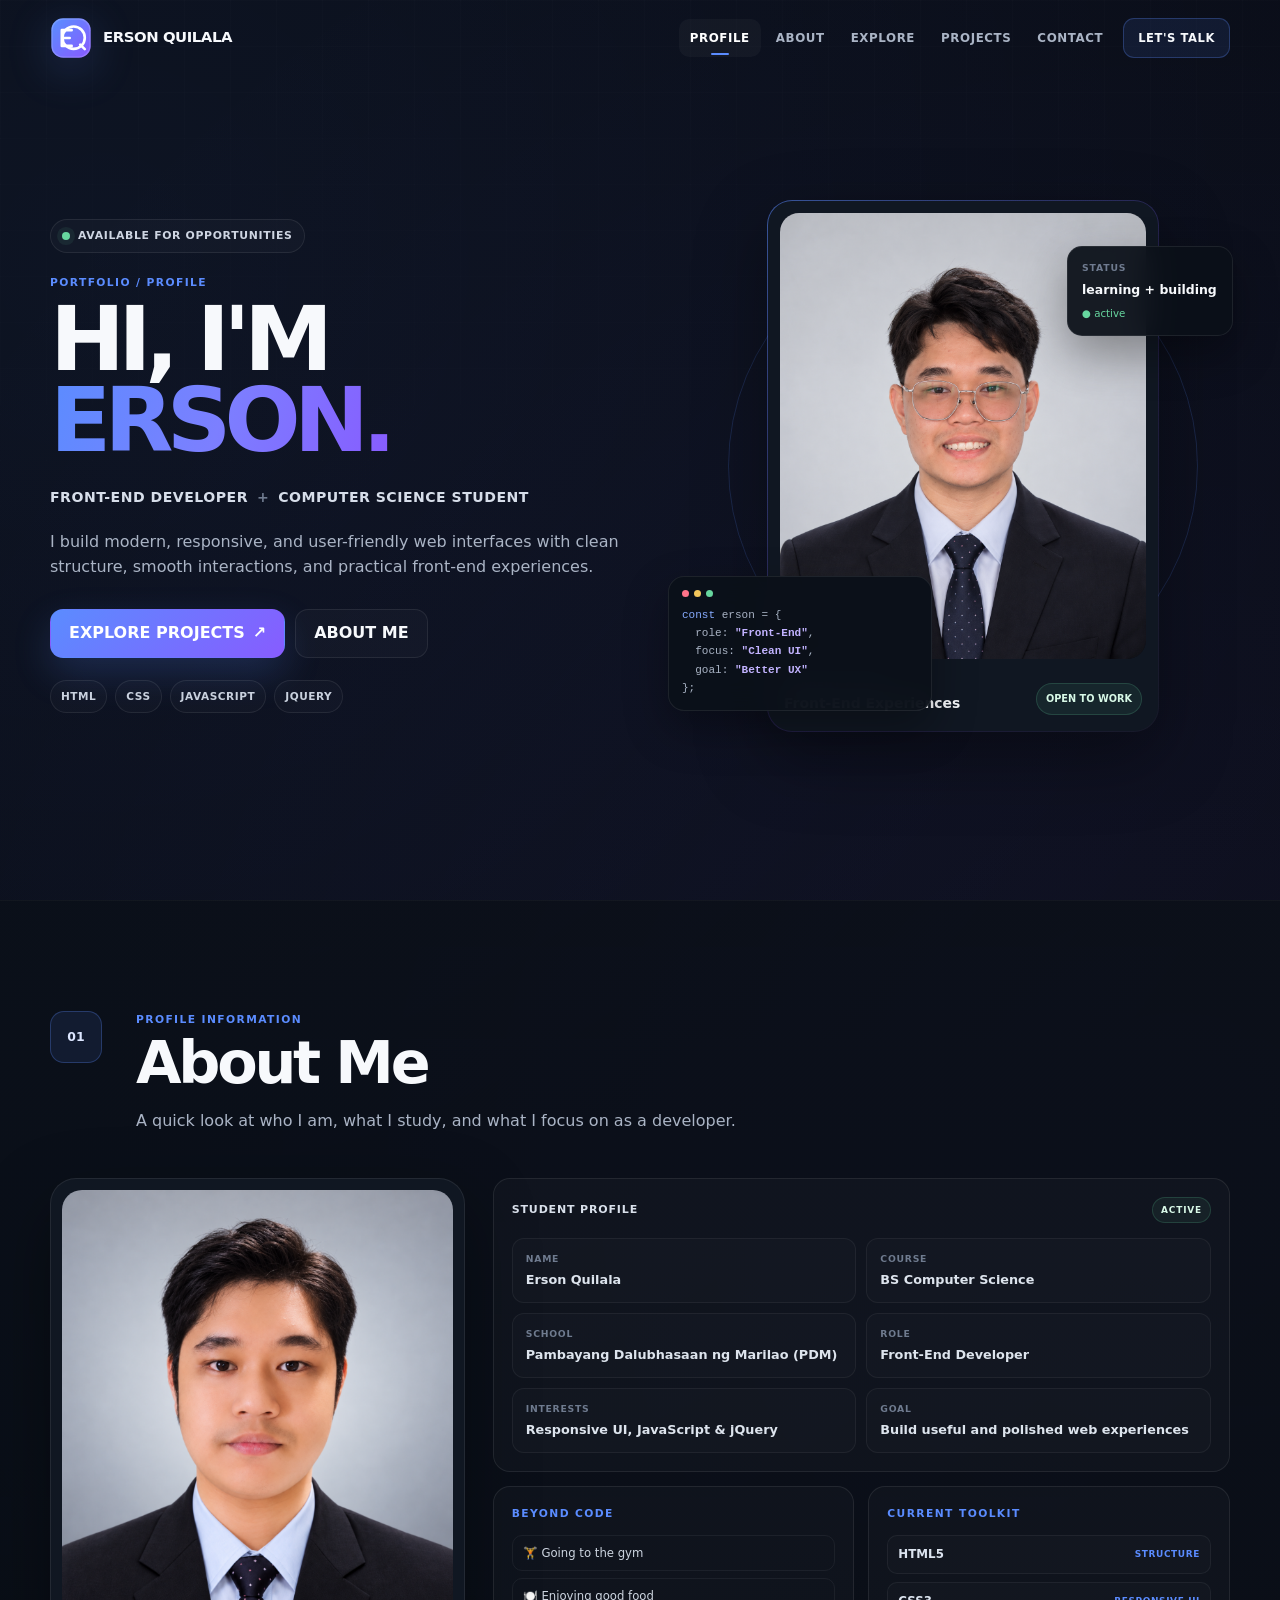
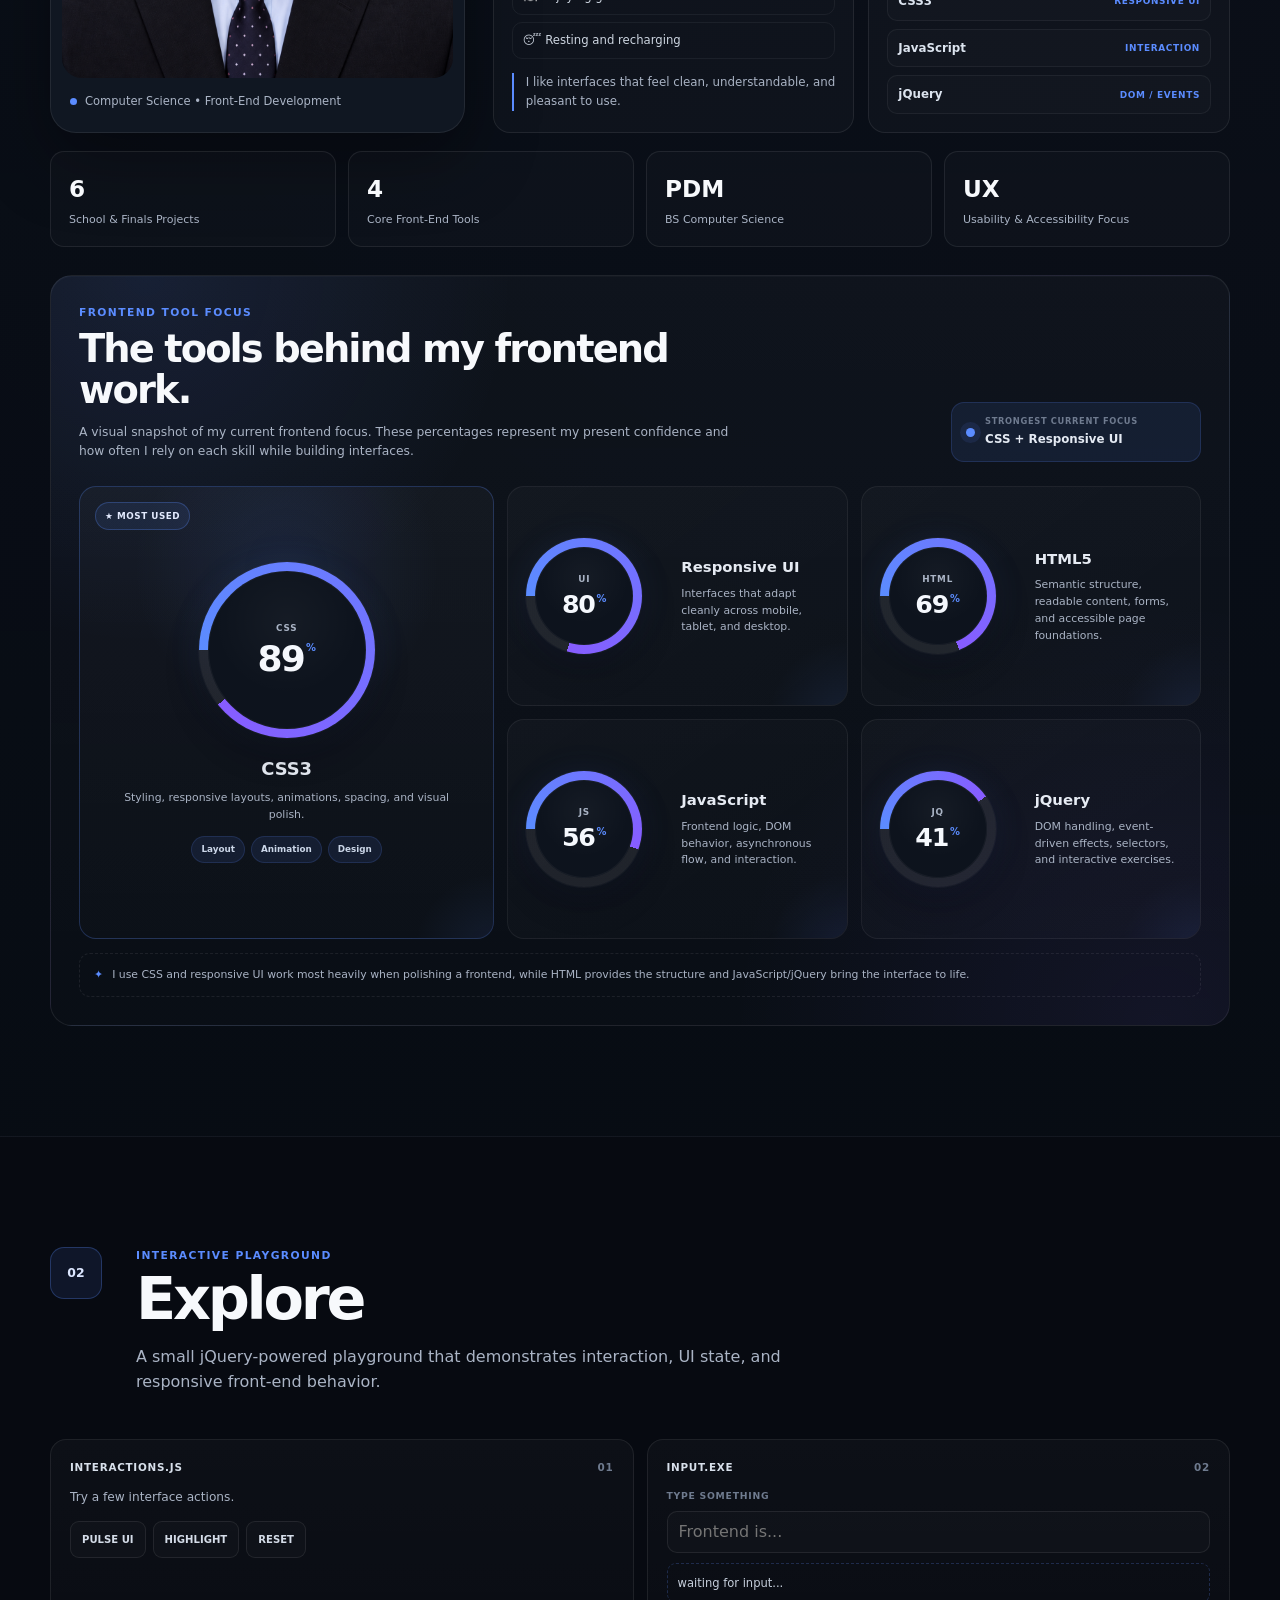
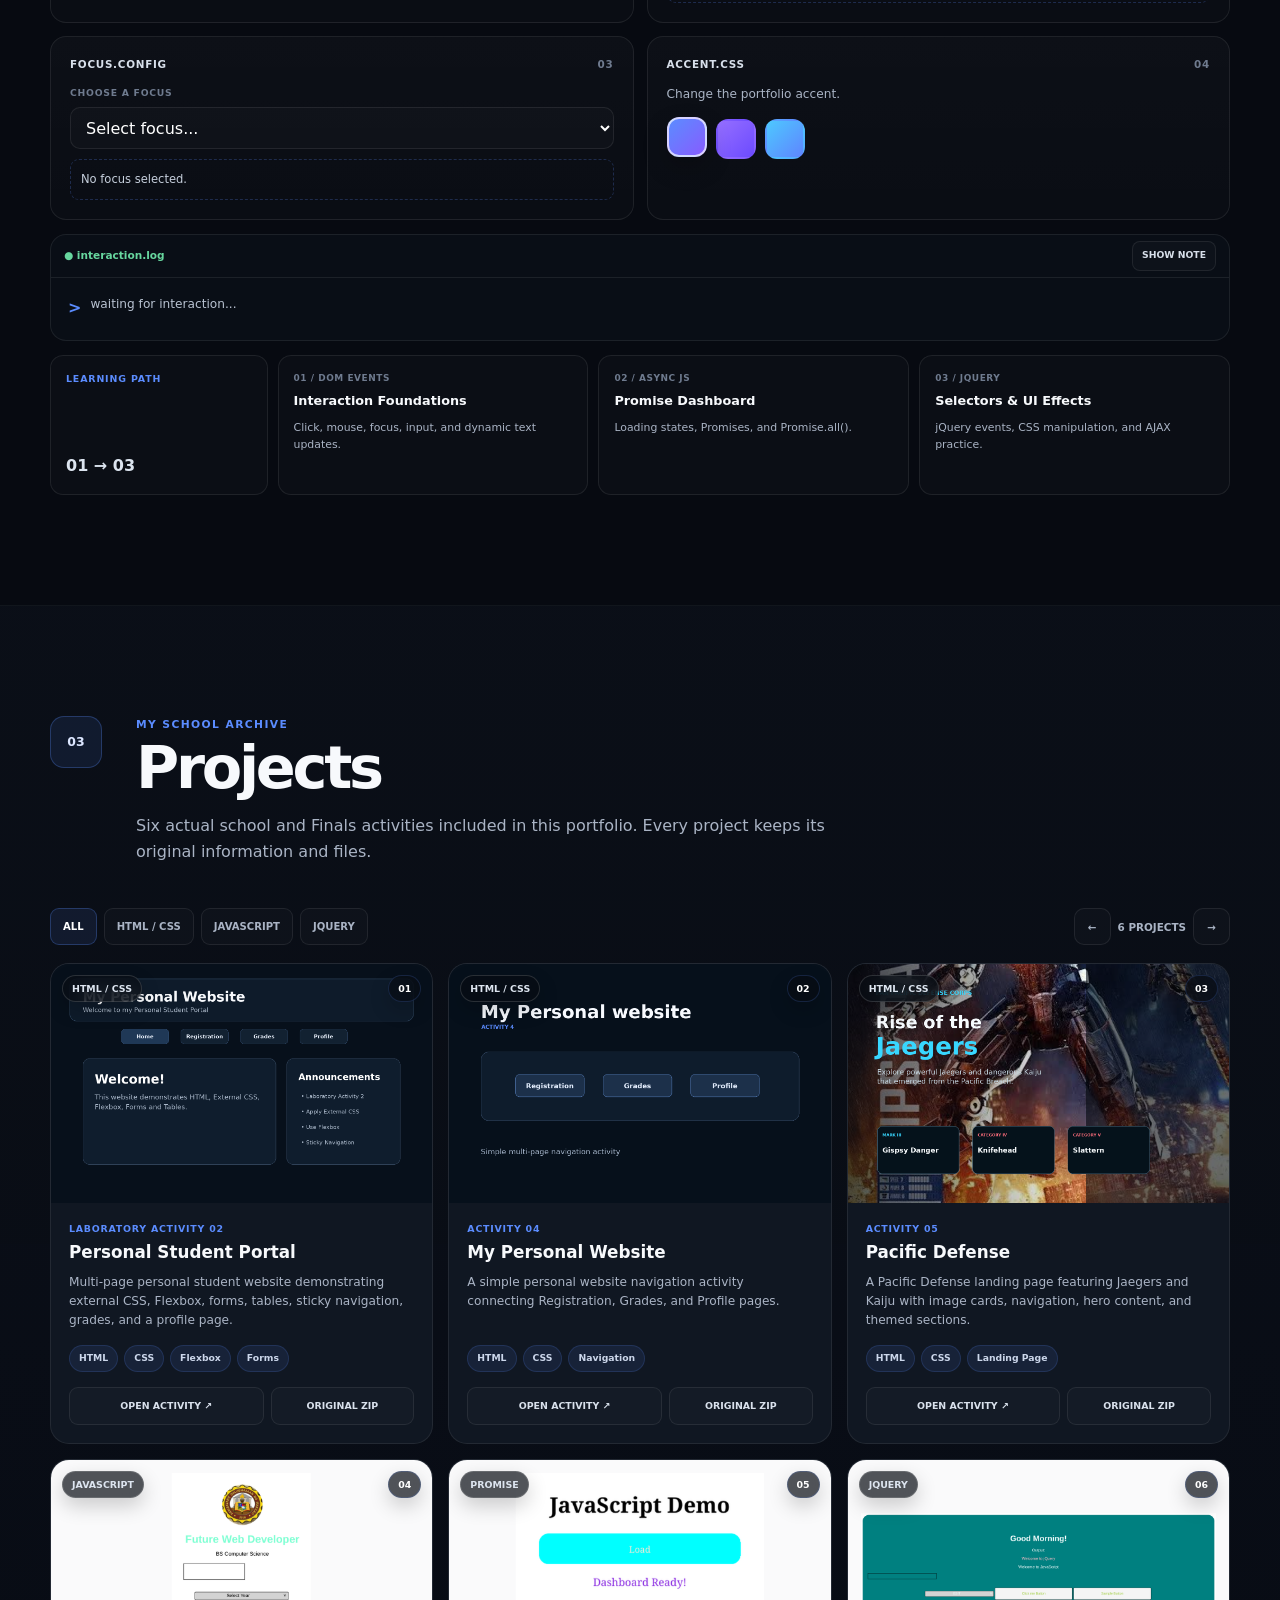
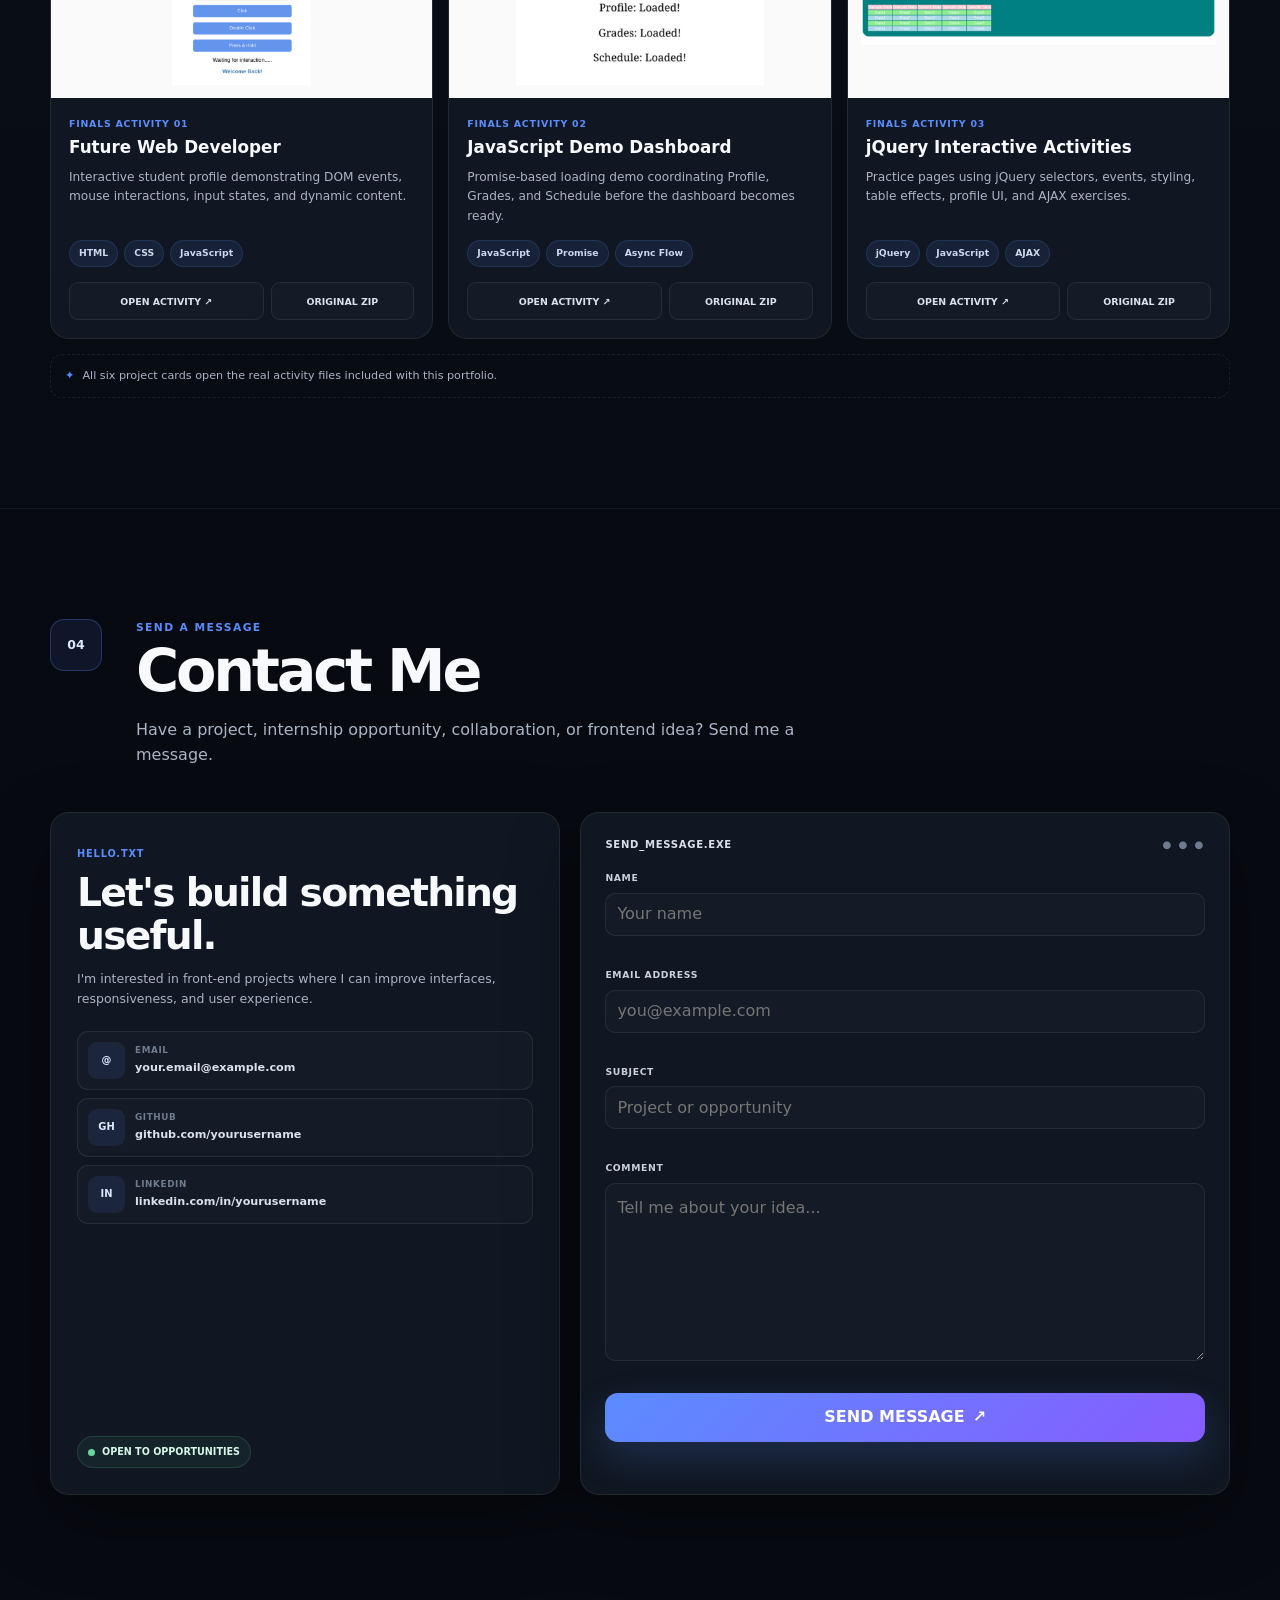
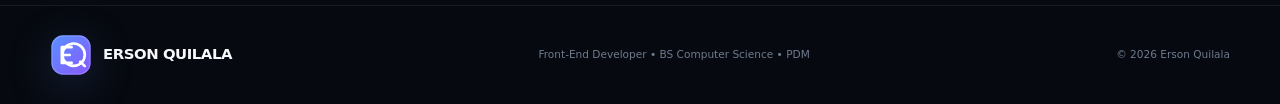
<file: PERSONAL PORTFOLIO/erson_quilala_portfolio_premium_skill_rings/index.html>
<!DOCTYPE html>
<html lang="en">
<head>
  <meta charset="UTF-8">
  <meta name="viewport" content="width=device-width, initial-scale=1.0">

  <meta
    name="description"
    content="Erson Quilala — Front-End Developer and BS Computer Science student at Pambayang Dalubhasaan ng Marilao."
  >
  <meta name="theme-color" content="#070A11">

  <title>Erson Quilala | Front-End Developer</title>

  <link
    rel="icon"
    type="image/svg+xml"
    href="images/brand/erson-quilala-logo.svg"
  >

  <link rel="stylesheet" href="css/style.css">
</head>

<body>

  <div class="scroll-progress" id="scrollProgress"></div>
  <div class="cursor-glow" id="cursorGlow" aria-hidden="true"></div>

  <a class="skip-link" href="#profile">Skip to content</a>


  <!-- =========================================================
       NAVIGATION
       Structure inspired by the supplied reference portfolio,
       while retaining Erson's existing visual identity.
  ========================================================== -->
  <header class="site-header" id="siteHeader">

    <nav class="navbar shell" aria-label="Primary navigation">

      <a class="brand" href="#profile" aria-label="Erson Quilala home">
        <img
          class="brand-mark"
          src="images/brand/erson-quilala-logo.svg"
          alt=""
        >
        <span>ERSON QUILALA</span>
      </a>

      <button
        class="menu-toggle"
        id="menuToggle"
        type="button"
        aria-label="Open navigation"
        aria-expanded="false"
      >
        <span></span>
        <span></span>
        <span></span>
      </button>

      <div class="nav-menu" id="navMenu">
        <a class="nav-link active" href="#profile">PROFILE</a>
        <a class="nav-link" href="#about">ABOUT</a>
        <a class="nav-link" href="#explore">EXPLORE</a>
        <a class="nav-link" href="#projects">PROJECTS</a>
        <a class="nav-link" href="#contact">CONTACT</a>

        <a class="nav-button" href="#contact">
          LET'S TALK
        </a>
      </div>

    </nav>

  </header>


  <main>


    <!-- =========================================================
         PROFILE / HERO
    ========================================================== -->
    <section class="section hero" id="profile">

      <div class="grid-background" aria-hidden="true"></div>

      <div class="shell hero-layout">


        <div class="hero-copy reveal">

          <div class="hero-status">
            <span class="status-dot"></span>
            AVAILABLE FOR OPPORTUNITIES
          </div>

          <p class="section-kicker">
            PORTFOLIO / PROFILE
          </p>

          <h1>
            <span>HI, I'M</span>
            <strong>ERSON.</strong>
          </h1>

          <div class="role-line">
            <span id="changingRole">FRONT-END DEVELOPER</span>
            <em>+</em>
            <span>COMPUTER SCIENCE STUDENT</span>
          </div>

          <p class="hero-description">
            I build modern, responsive, and user-friendly web interfaces
            with clean structure, smooth interactions, and practical
            front-end experiences.
          </p>

          <div class="hero-actions">
            <a class="button button-primary" href="#projects">
              EXPLORE PROJECTS
              <span>↗</span>
            </a>

            <a class="button button-ghost" href="#about">
              ABOUT ME
            </a>
          </div>

          <div class="hero-tech">
            <span>HTML</span>
            <span>CSS</span>
            <span>JAVASCRIPT</span>
            <span>JQUERY</span>
          </div>

        </div>


        <div class="hero-visual reveal" id="heroVisual">

          <div class="orbit orbit-large"></div>
          <div class="orbit orbit-small"></div>

          <article class="portrait-card hero-layer">

            <div class="portrait-frame">
              <img
                src="images/profile/erson-hero.png"
                alt="Professional portrait of Erson Quilala"
              >
            </div>

            <div class="portrait-footer">
              <div>
                <small>CURRENT FOCUS</small>
                <strong>Front-End Experiences</strong>
              </div>

              <span class="work-pill">
                OPEN TO WORK
              </span>
            </div>

          </article>


          <article class="floating-card floating-code hero-layer">

            <div class="window-dots">
              <span></span>
              <span></span>
              <span></span>
            </div>

<pre><code><span>const</span> erson = {
  role: <b>"Front-End"</b>,
  focus: <b>"Clean UI"</b>,
  goal: <b>"Better UX"</b>
};</code></pre>

          </article>


          <article class="floating-card floating-note hero-layer">
            <small>STATUS</small>
            <strong>learning + building</strong>
            <span>● active</span>
          </article>

        </div>


      </div>

    </section>



    <!-- =========================================================
         ABOUT — reference structure: profile info + personal card
    ========================================================== -->
    <section class="section section-panel" id="about">

      <div class="shell">

        <div class="section-heading reveal">
          <div class="section-number">01</div>

          <div>
            <p class="section-kicker">PROFILE INFORMATION</p>
            <h2>About Me</h2>
            <p>
              A quick look at who I am, what I study,
              and what I focus on as a developer.
            </p>
          </div>
        </div>


        <div class="about-grid">


          <article class="about-photo-card reveal">

            <div class="about-photo">
              <img
                src="images/profile/erson-about.png"
                alt="Formal portrait of Erson Quilala"
              >
            </div>

            <div class="photo-caption">
              <span></span>
              Computer Science • Front-End Development
            </div>

          </article>


          <div class="about-content">


            <article class="profile-window reveal">

              <div class="window-heading">
                <span>STUDENT PROFILE</span>
                <span class="window-chip">ACTIVE</span>
              </div>

              <div class="profile-table">

                <div>
                  <small>NAME</small>
                  <strong>Erson Quilala</strong>
                </div>

                <div>
                  <small>COURSE</small>
                  <strong>BS Computer Science</strong>
                </div>

                <div>
                  <small>SCHOOL</small>
                  <strong>Pambayang Dalubhasaan ng Marilao (PDM)</strong>
                </div>

                <div>
                  <small>ROLE</small>
                  <strong>Front-End Developer</strong>
                </div>

                <div>
                  <small>INTERESTS</small>
                  <strong>Responsive UI, JavaScript & jQuery</strong>
                </div>

                <div>
                  <small>GOAL</small>
                  <strong>Build useful and polished web experiences</strong>
                </div>

              </div>

            </article>


            <div class="about-lower">


              <article class="personal-card reveal">

                <p class="mini-label">BEYOND CODE</p>

                <div class="personal-list">
                  <span>🏋️ Going to the gym</span>
                  <span>🍽️ Enjoying good food</span>
                  <span>😴 Resting and recharging</span>
                </div>

                <blockquote>
                  I like interfaces that feel clean,
                  understandable, and pleasant to use.
                </blockquote>

              </article>


              <article class="toolkit-card reveal">

                <p class="mini-label">CURRENT TOOLKIT</p>

                <div class="toolkit-list">

                  <div>
                    <span>HTML5</span>
                    <strong>STRUCTURE</strong>
                  </div>

                  <div>
                    <span>CSS3</span>
                    <strong>RESPONSIVE UI</strong>
                  </div>

                  <div>
                    <span>JavaScript</span>
                    <strong>INTERACTION</strong>
                  </div>

                  <div>
                    <span>jQuery</span>
                    <strong>DOM / EVENTS</strong>
                  </div>

                </div>

              </article>


            </div>


          </div>


        </div>


        <div class="about-stats reveal">

          <article>
            <strong>6</strong>
            <span>School & Finals Projects</span>
          </article>

          <article>
            <strong>4</strong>
            <span>Core Front-End Tools</span>
          </article>

          <article>
            <strong>PDM</strong>
            <span>BS Computer Science</span>
          </article>

          <article>
            <strong>UX</strong>
            <span>Usability & Accessibility Focus</span>
          </article>

        </div>


        <!-- =====================================================
             FRONTEND TOOL FOCUS
             Animated circular indicators powered by jQuery.
             Percentages are current self-assessed frontend focus.
        ====================================================== -->
        <section class="tool-focus reveal" id="toolFocus">

          <div class="tool-focus-heading">

            <div>
              <p class="mini-label">
                FRONTEND TOOL FOCUS
              </p>

              <h3>
                The tools behind my frontend work.
              </h3>

              <p>
                A visual snapshot of my current frontend focus.
                These percentages represent my present confidence
                and how often I rely on each skill while building interfaces.
              </p>
            </div>

            <div class="focus-summary">
              <span class="summary-dot"></span>

              <div>
                <small>STRONGEST CURRENT FOCUS</small>
                <strong>CSS + Responsive UI</strong>
              </div>
            </div>

          </div>


          <div class="skill-rings-grid">


            <article
              class="skill-ring-card skill-ring-featured"
              data-percent="95"
            >

              <div class="most-used-badge">
                ★ MOST USED
              </div>

              <div
                class="skill-ring skill-ring-large"
                role="progressbar"
                aria-label="CSS3 frontend focus"
                aria-valuemin="0"
                aria-valuemax="100"
                aria-valuenow="95"
              >

                <div class="skill-ring-inner">
                  <span class="skill-code">CSS</span>

                  <div>
                    <strong class="skill-counter">0</strong>
                    <small>%</small>
                  </div>
                </div>

              </div>

              <div class="skill-ring-copy">
                <h4>CSS3</h4>

                <p>
                  Styling, responsive layouts, animations,
                  spacing, and visual polish.
                </p>

                <div class="skill-mini-tags">
                  <span>Layout</span>
                  <span>Animation</span>
                  <span>Design</span>
                </div>
              </div>

            </article>


            <article
              class="skill-ring-card"
              data-percent="92"
            >

              <div
                class="skill-ring"
                role="progressbar"
                aria-label="Responsive UI frontend focus"
                aria-valuemin="0"
                aria-valuemax="100"
                aria-valuenow="92"
              >

                <div class="skill-ring-inner">
                  <span class="skill-code">UI</span>

                  <div>
                    <strong class="skill-counter">0</strong>
                    <small>%</small>
                  </div>
                </div>

              </div>

              <div class="skill-ring-copy">
                <h4>Responsive UI</h4>

                <p>
                  Interfaces that adapt cleanly across
                  mobile, tablet, and desktop.
                </p>
              </div>

            </article>


            <article
              class="skill-ring-card"
              data-percent="90"
            >

              <div
                class="skill-ring"
                role="progressbar"
                aria-label="HTML5 frontend focus"
                aria-valuemin="0"
                aria-valuemax="100"
                aria-valuenow="90"
              >

                <div class="skill-ring-inner">
                  <span class="skill-code">HTML</span>

                  <div>
                    <strong class="skill-counter">0</strong>
                    <small>%</small>
                  </div>
                </div>

              </div>

              <div class="skill-ring-copy">
                <h4>HTML5</h4>

                <p>
                  Semantic structure, readable content,
                  forms, and accessible page foundations.
                </p>
              </div>

            </article>


            <article
              class="skill-ring-card"
              data-percent="86"
            >

              <div
                class="skill-ring"
                role="progressbar"
                aria-label="JavaScript frontend focus"
                aria-valuemin="0"
                aria-valuemax="100"
                aria-valuenow="86"
              >

                <div class="skill-ring-inner">
                  <span class="skill-code">JS</span>

                  <div>
                    <strong class="skill-counter">0</strong>
                    <small>%</small>
                  </div>
                </div>

              </div>

              <div class="skill-ring-copy">
                <h4>JavaScript</h4>

                <p>
                  Frontend logic, DOM behavior,
                  asynchronous flow, and interaction.
                </p>
              </div>

            </article>


            <article
              class="skill-ring-card"
              data-percent="80"
            >

              <div
                class="skill-ring"
                role="progressbar"
                aria-label="jQuery frontend focus"
                aria-valuemin="0"
                aria-valuemax="100"
                aria-valuenow="80"
              >

                <div class="skill-ring-inner">
                  <span class="skill-code">JQ</span>

                  <div>
                    <strong class="skill-counter">0</strong>
                    <small>%</small>
                  </div>
                </div>

              </div>

              <div class="skill-ring-copy">
                <h4>jQuery</h4>

                <p>
                  DOM handling, event-driven effects,
                  selectors, and interactive exercises.
                </p>
              </div>

            </article>


          </div>


          <div class="tool-focus-note">

            <span>✦</span>

            <p>
              I use CSS and responsive UI work most heavily when polishing
              a frontend, while HTML provides the structure and
              JavaScript/jQuery bring the interface to life.
            </p>

          </div>

        </section>


      </div>

    </section>



    <!-- =========================================================
         EXPLORE / INTERACTIVE PLAYGROUND
         Follows the supplied reference's interactive exhibit idea,
         but uses Erson's professional design and jQuery.
    ========================================================== -->
    <section class="section" id="explore">

      <div class="shell">

        <div class="section-heading reveal">
          <div class="section-number">02</div>

          <div>
            <p class="section-kicker">INTERACTIVE PLAYGROUND</p>
            <h2>Explore</h2>
            <p>
              A small jQuery-powered playground that demonstrates
              interaction, UI state, and responsive front-end behavior.
            </p>
          </div>
        </div>


        <div class="playground-grid">


          <article class="play-panel reveal">

            <div class="panel-heading">
              <span>INTERACTIONS.JS</span>
              <span>01</span>
            </div>

            <p>Try a few interface actions.</p>

            <div class="action-buttons">
              <button class="play-button" type="button" data-action="pulse">
                PULSE UI
              </button>

              <button class="play-button" type="button" data-action="highlight">
                HIGHLIGHT
              </button>

              <button class="play-button" type="button" data-action="reset">
                RESET
              </button>
            </div>

          </article>


          <article class="play-panel reveal">

            <div class="panel-heading">
              <span>INPUT.EXE</span>
              <span>02</span>
            </div>

            <label class="play-field">
              <span>TYPE SOMETHING</span>
              <input
                id="playInput"
                type="text"
                placeholder="Frontend is..."
                maxlength="42"
              >
            </label>

            <div class="live-output" id="liveOutput">
              waiting for input...
            </div>

          </article>


          <article class="play-panel reveal">

            <div class="panel-heading">
              <span>FOCUS.CONFIG</span>
              <span>03</span>
            </div>

            <label class="play-field">
              <span>CHOOSE A FOCUS</span>

              <select id="focusSelect">
                <option value="">Select focus...</option>
                <option value="Responsive Web Design">Responsive Web Design</option>
                <option value="JavaScript Interaction">JavaScript Interaction</option>
                <option value="jQuery DOM Work">jQuery DOM Work</option>
                <option value="UI / UX">UI / UX</option>
              </select>
            </label>

            <div class="focus-result" id="focusResult">
              No focus selected.
            </div>

          </article>


          <article class="play-panel reveal">

            <div class="panel-heading">
              <span>ACCENT.CSS</span>
              <span>04</span>
            </div>

            <p>Change the portfolio accent.</p>

            <div class="accent-options">
              <button
                class="accent-dot active"
                type="button"
                data-accent="blue"
                aria-label="Blue accent"
              ></button>

              <button
                class="accent-dot"
                type="button"
                data-accent="purple"
                aria-label="Purple accent"
              ></button>

              <button
                class="accent-dot"
                type="button"
                data-accent="cyan"
                aria-label="Cyan accent"
              ></button>
            </div>

          </article>


        </div>


        <div class="interaction-console reveal">

          <div class="console-head">
            <span>● interaction.log</span>

            <button
              id="toggleDeveloperNote"
              type="button"
            >
              SHOW NOTE
            </button>
          </div>

          <div class="console-output">
            <span>&gt;</span>
            <p id="interactionLog">
              waiting for interaction...
            </p>
          </div>

          <div class="developer-note" id="developerNote">
            <strong>Frontend principle:</strong>
            keep the interface clear, responsive, and useful
            before adding extra effects.
          </div>

        </div>


        <div class="journey-strip reveal">

          <div class="journey-label">
            <span>LEARNING PATH</span>
            <strong>01 → 03</strong>
          </div>

          <article>
            <small>01 / DOM EVENTS</small>
            <strong>Interaction Foundations</strong>
            <p>Click, mouse, focus, input, and dynamic text updates.</p>
          </article>

          <article>
            <small>02 / ASYNC JS</small>
            <strong>Promise Dashboard</strong>
            <p>Loading states, Promises, and Promise.all().</p>
          </article>

          <article>
            <small>03 / JQUERY</small>
            <strong>Selectors & UI Effects</strong>
            <p>jQuery events, CSS manipulation, and AJAX practice.</p>
          </article>

        </div>

      </div>

    </section>



    <!-- =========================================================
         PROJECTS — school archive structure from the reference
    ========================================================== -->
    <section class="section section-panel" id="projects">

      <div class="shell">

        <div class="section-heading reveal">
          <div class="section-number">03</div>

          <div>
            <p class="section-kicker">MY SCHOOL ARCHIVE</p>
            <h2>Projects</h2>
            <p>
              Six actual school and Finals activities included in this portfolio.
              Every project keeps its original information and files.
            </p>
          </div>
        </div>


        <div class="project-topbar reveal">

          <div class="filter-group">
            <button class="filter-button active" type="button" data-filter="all">ALL</button>
            <button class="filter-button" type="button" data-filter="html-css">HTML / CSS</button>
            <button class="filter-button" type="button" data-filter="javascript">JAVASCRIPT</button>
            <button class="filter-button" type="button" data-filter="jquery">JQUERY</button>
          </div>

          <div class="project-controls">
            <button id="projectPrev" type="button" aria-label="Previous project">←</button>
            <span id="projectCount">6 PROJECTS</span>
            <button id="projectNext" type="button" aria-label="Next project">→</button>
          </div>

        </div>

        <div class="project-track-wrap reveal">
          <div class="project-track" id="projectTrack">

            <article class="project-card" data-category="html-css">
              <div class="project-cover">
                <img src="images/projects/lab2-cover.png" alt="Personal Student Portal output">
                <span class="project-index">01</span><span class="project-type">HTML / CSS</span>
              </div>
              <div class="project-content">
                <small>LABORATORY ACTIVITY 02</small><h3>Personal Student Portal</h3>
                <p>Multi-page personal student website demonstrating external CSS, Flexbox, forms, tables, sticky navigation, grades, and a profile page.</p>
                <div class="project-tags"><span>HTML</span><span>CSS</span><span>Flexbox</span><span>Forms</span></div>
                <div class="project-actions"><a href="projects/lab2/Home.html" target="_blank">OPEN ACTIVITY ↗</a><a href="downloads/lab2-original.zip" download>ORIGINAL ZIP</a></div>
              </div>
            </article>

            <article class="project-card" data-category="html-css">
              <div class="project-cover">
                <img src="images/projects/activity4-cover.png" alt="Activity 4 My Personal Website output">
                <span class="project-index">02</span><span class="project-type">HTML / CSS</span>
              </div>
              <div class="project-content">
                <small>ACTIVITY 04</small><h3>My Personal Website</h3>
                <p>A simple personal website navigation activity connecting Registration, Grades, and Profile pages.</p>
                <div class="project-tags"><span>HTML</span><span>CSS</span><span>Navigation</span></div>
                <div class="project-actions"><a href="projects/activity4/Home.html" target="_blank">OPEN ACTIVITY ↗</a><a href="downloads/activity4-original.zip" download>ORIGINAL ZIP</a></div>
              </div>
            </article>

            <article class="project-card" data-category="html-css">
              <div class="project-cover">
                <img src="images/projects/activity5-cover.png" alt="Pacific Defense output">
                <span class="project-index">03</span><span class="project-type">HTML / CSS</span>
              </div>
              <div class="project-content">
                <small>ACTIVITY 05</small><h3>Pacific Defense</h3>
                <p>A Pacific Defense landing page featuring Jaegers and Kaiju with image cards, navigation, hero content, and themed sections.</p>
                <div class="project-tags"><span>HTML</span><span>CSS</span><span>Landing Page</span></div>
                <div class="project-actions"><a href="projects/activity5/Home.html" target="_blank">OPEN ACTIVITY ↗</a><a href="downloads/activity5-original.zip" download>ORIGINAL ZIP</a></div>
              </div>
            </article>

            <article class="project-card" data-category="javascript">
              <div class="project-cover">
                <img src="images/projects/activity1-cover.png" alt="Finals Activity 1 output">
                <span class="project-index">04</span><span class="project-type">JAVASCRIPT</span>
              </div>
              <div class="project-content">
                <small>FINALS ACTIVITY 01</small><h3>Future Web Developer</h3>
                <p>Interactive student profile demonstrating DOM events, mouse interactions, input states, and dynamic content.</p>
                <div class="project-tags"><span>HTML</span><span>CSS</span><span>JavaScript</span></div>
                <div class="project-actions"><a href="projects/activity1/Act1.html" target="_blank">OPEN ACTIVITY ↗</a><a href="downloads/finals-activity-1.zip" download>ORIGINAL ZIP</a></div>
              </div>
            </article>

            <article class="project-card" data-category="javascript">
              <div class="project-cover">
                <img src="images/projects/activity2-cover.png" alt="Finals Activity 2 output">
                <span class="project-index">05</span><span class="project-type">PROMISE</span>
              </div>
              <div class="project-content">
                <small>FINALS ACTIVITY 02</small><h3>JavaScript Demo Dashboard</h3>
                <p>Promise-based loading demo coordinating Profile, Grades, and Schedule before the dashboard becomes ready.</p>
                <div class="project-tags"><span>JavaScript</span><span>Promise</span><span>Async Flow</span></div>
                <div class="project-actions"><a href="projects/activity2/Index.html" target="_blank">OPEN ACTIVITY ↗</a><a href="downloads/finals-activity-2.zip" download>ORIGINAL ZIP</a></div>
              </div>
            </article>

            <article class="project-card" data-category="jquery">
              <div class="project-cover">
                <img src="images/projects/activity3-cover.png" alt="Finals Activity 3 output">
                <span class="project-index">06</span><span class="project-type">JQUERY</span>
              </div>
              <div class="project-content">
                <small>FINALS ACTIVITY 03</small><h3>jQuery Interactive Activities</h3>
                <p>Practice pages using jQuery selectors, events, styling, table effects, profile UI, and AJAX exercises.</p>
                <div class="project-tags"><span>jQuery</span><span>JavaScript</span><span>AJAX</span></div>
                <div class="project-actions"><a href="projects/activity3/index.html" target="_blank">OPEN ACTIVITY ↗</a><a href="downloads/finals-activity-3.zip" download>ORIGINAL ZIP</a></div>
              </div>
            </article>

          </div>
        </div>

        <div class="project-note reveal">
          <span>✦</span>
          All six project cards open the real activity files included with this portfolio.
        </div>

      </div>

    </section>



    <!-- =========================================================
         CONTACT — message-oriented structure from the reference
    ========================================================== -->
    <section class="section" id="contact">

      <div class="shell">

        <div class="section-heading reveal">
          <div class="section-number">04</div>

          <div>
            <p class="section-kicker">SEND A MESSAGE</p>
            <h2>Contact Me</h2>
            <p>
              Have a project, internship opportunity, collaboration,
              or frontend idea? Send me a message.
            </p>
          </div>
        </div>


        <div class="contact-layout">


          <article class="contact-intro reveal">

            <div class="contact-file">
              <small>HELLO.TXT</small>

              <h3>Let's build something useful.</h3>

              <p>
                I'm interested in front-end projects where I can
                improve interfaces, responsiveness, and user experience.
              </p>

              <div class="contact-details">

                <button
                  class="contact-item"
                  id="copyEmail"
                  type="button"
                  data-email="your.email@example.com"
                >
                  <span>@</span>

                  <div>
                    <small>EMAIL</small>
                    <strong id="emailText">
                      your.email@example.com
                    </strong>
                  </div>
                </button>

                <a
                  class="contact-item"
                  href="https://github.com/"
                  target="_blank"
                  rel="noopener noreferrer"
                >
                  <span>GH</span>

                  <div>
                    <small>GITHUB</small>
                    <strong>github.com/yourusername</strong>
                  </div>
                </a>

                <a
                  class="contact-item"
                  href="https://www.linkedin.com/"
                  target="_blank"
                  rel="noopener noreferrer"
                >
                  <span>IN</span>

                  <div>
                    <small>LINKEDIN</small>
                    <strong>linkedin.com/in/yourusername</strong>
                  </div>
                </a>

              </div>

            </div>


            <div class="online-status">
              <span></span>
              OPEN TO OPPORTUNITIES
            </div>

          </article>


          <form class="contact-form reveal" id="contactForm" novalidate>

            <div class="form-window-head">
              <span>SEND_MESSAGE.EXE</span>
              <span>● ● ●</span>
            </div>

            <label class="form-field">
              <span>NAME</span>

              <input
                id="name"
                type="text"
                placeholder="Your name"
              >

              <small class="field-error"></small>
            </label>

            <label class="form-field">
              <span>EMAIL ADDRESS</span>

              <input
                id="email"
                type="email"
                placeholder="you@example.com"
              >

              <small class="field-error"></small>
            </label>

            <label class="form-field">
              <span>SUBJECT</span>

              <input
                id="subject"
                type="text"
                placeholder="Project or opportunity"
              >

              <small class="field-error"></small>
            </label>

            <label class="form-field">
              <span>COMMENT</span>

              <textarea
                id="message"
                rows="6"
                placeholder="Tell me about your idea..."
              ></textarea>

              <small class="field-error"></small>
            </label>

            <button class="button button-primary submit-button" type="submit">
              SEND MESSAGE
              <span>↗</span>
            </button>

            <p class="form-status" id="formStatus" aria-live="polite"></p>

          </form>


        </div>

      </div>

    </section>


  </main>



  <footer class="footer">

    <div class="shell footer-layout">

      <a class="brand" href="#profile">
        <img
          class="brand-mark"
          src="images/brand/erson-quilala-logo.svg"
          alt=""
        >
        <span>ERSON QUILALA</span>
      </a>

      <p>
        Front-End Developer • BS Computer Science • PDM
      </p>

      <p>
        © <span id="currentYear"></span> Erson Quilala
      </p>

    </div>

  </footer>


  <button
    class="back-to-top"
    id="backToTop"
    type="button"
    aria-label="Back to top"
  >
    ↑
  </button>


  <script src="js/jquery.min.js"></script>
  <script src="js/main.js"></script>

</body>
</html>
</file>
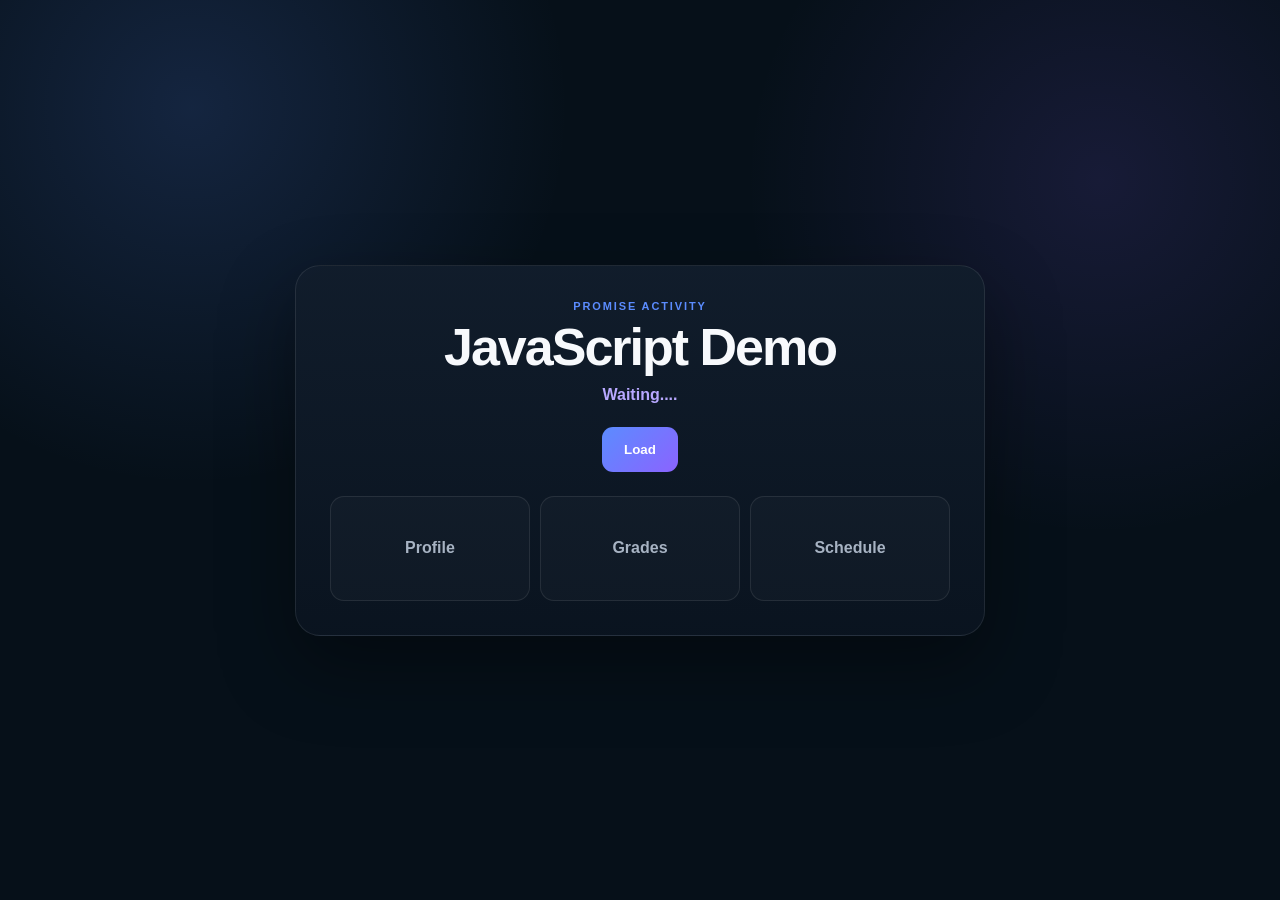
<file: PERSONAL PORTFOLIO/erson_quilala_portfolio_premium_skill_rings/projects/activity2/Index.html>
<!DOCTYPE html>
<html lang="en">
<head>
  <meta charset="UTF-8">
  <meta name="viewport" content="width=device-width, initial-scale=1.0">
  <title>Document</title>
  <link rel="stylesheet" href="style.css">
</head>
<body>
  <main class="dashboard-card">
    <p class="eyebrow">PROMISE ACTIVITY</p>
    <h1>JavaScript Demo</h1>
    <p id="message">Waiting....</p>

    <button id="loadBtn" type="button">Load</button>

    <div class="status-grid">
      <p id="profile">Profile</p>
      <p id="grades">Grades</p>
      <p id="schedule">Schedule</p>
    </div>
  </main>

  <script src="Script.js"></script>
</body>
</html>
</file>
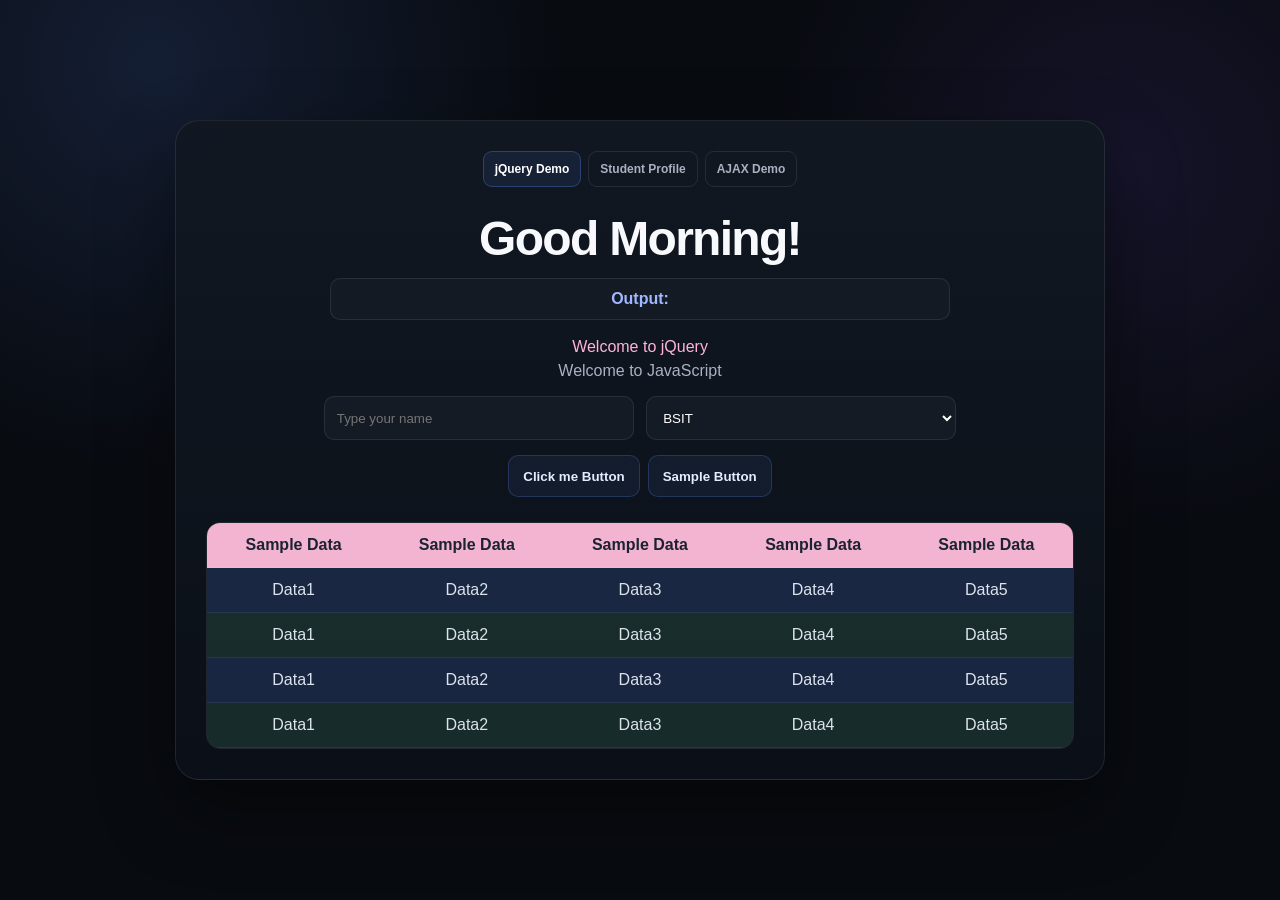
<file: PERSONAL PORTFOLIO/erson_quilala_portfolio_premium_skill_rings/projects/activity3/index.html>
<!DOCTYPE html>
<html lang="en">
<head>
  <meta charset="UTF-8">
  <meta name="viewport" content="width=device-width, initial-scale=1.0">
  <title>Document</title>
  <link rel="stylesheet" href="style.css">
  <script src="jquery.min.js"></script>
</head>
<body>
  <main class="page-shell">
    <div class="card">
      <div class="exercise-nav">
        <a class="active" href="index.html">jQuery Demo</a>
        <a href="act.html">Student Profile</a>
        <a href="Sample.html">AJAX Demo</a>
      </div>

      <h1 class="title">Good Morning!</h1>
      <p id="message">Output:</p>

      <p class="intro">Welcome to jQuery</p>
      <p>Welcome to JavaScript</p>

      <input type="text" id="name" placeholder="Type your name">

      <select id="Course">
        <option value="BSIT">BSIT</option>
        <option value="BSCS">BSCS</option>
        <option value="BSIS">BSIS</option>
      </select>

      <div class="button-row">
        <button id="btn" type="button">Click me Button</button>
        <button id="btn2" type="button">Sample Button</button>
      </div>

      <div class="table-wrap">
        <table id="table">
          <thead>
            <tr>
              <th>Sample Data</th><th>Sample Data</th><th>Sample Data</th><th>Sample Data</th><th>Sample Data</th>
            </tr>
          </thead>
          <tbody>
            <tr><td>Data1</td><td>Data2</td><td>Data3</td><td>Data4</td><td>Data5</td></tr>
            <tr><td>Data1</td><td>Data2</td><td>Data3</td><td>Data4</td><td>Data5</td></tr>
            <tr><td>Data1</td><td>Data2</td><td>Data3</td><td>Data4</td><td>Data5</td></tr>
            <tr><td>Data1</td><td>Data2</td><td>Data3</td><td>Data4</td><td>Data5</td></tr>
          </tbody>
        </table>
      </div>
    </div>
  </main>

  <script src="script.js"></script>
</body>
</html>
</file>
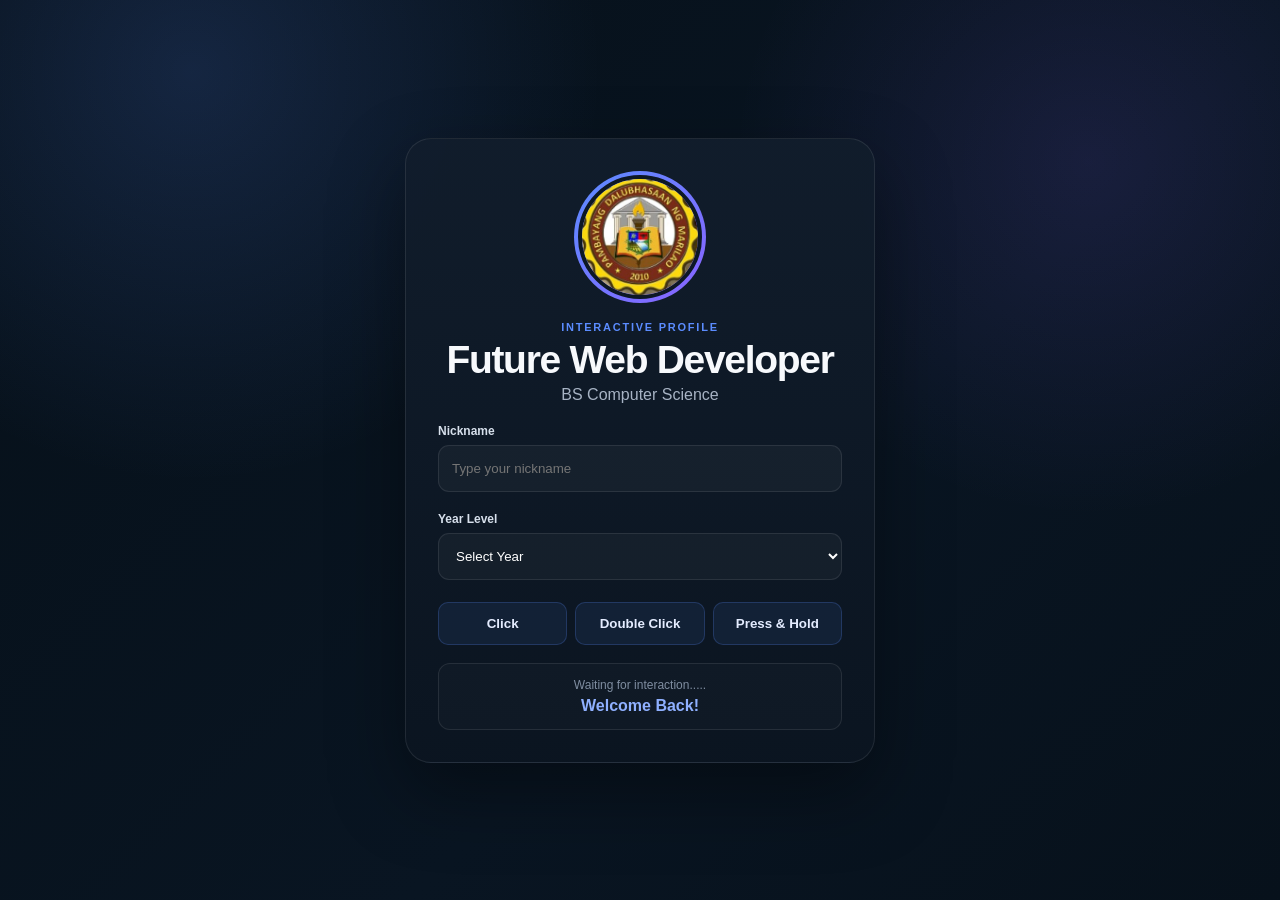
<file: PERSONAL PORTFOLIO/erson_quilala_portfolio_premium_skill_rings/projects/activity1/Act1.html>
<!DOCTYPE html>
<html lang="en">
<head>
  <meta charset="UTF-8">
  <meta name="viewport" content="width=device-width, initial-scale=1.0">
  <title>Future Web Developer</title>
  <link rel="stylesheet" href="style.css">
</head>
<body>
  <main class="page-shell">
    <div class="box" id="box1">
      <div class="profile-ring">
        <img src="Image1.png" id="Img1" alt="Profile">
      </div>

      <p class="eyebrow">INTERACTIVE PROFILE</p>
      <h1 id="name">Future Web Developer</h1>
      <p class="course">BS Computer Science</p>

      <label class="field-label" for="nickname">Nickname</label>
      <input type="text" id="nickname" placeholder="Type your nickname">

      <label class="field-label" for="year">Year Level</label>
      <select id="year">
        <option>Select Year</option>
        <option>1st Year</option>
        <option>2nd Year</option>
        <option>3rd Year</option>
        <option>4th Year</option>
      </select>

      <div class="button-row">
        <button id="click" type="button">Click</button>
        <button id="double" type="button">Double Click</button>
        <button id="hold" type="button">Press &amp; Hold</button>
      </div>

      <div class="status-panel">
        <p id="message1">Waiting for interaction.....</p>
        <p id="message">Welcome Back!</p>
      </div>
    </div>
  </main>

  <script src="ScriptAct1.js"></script>
</body>
</html>
</file>
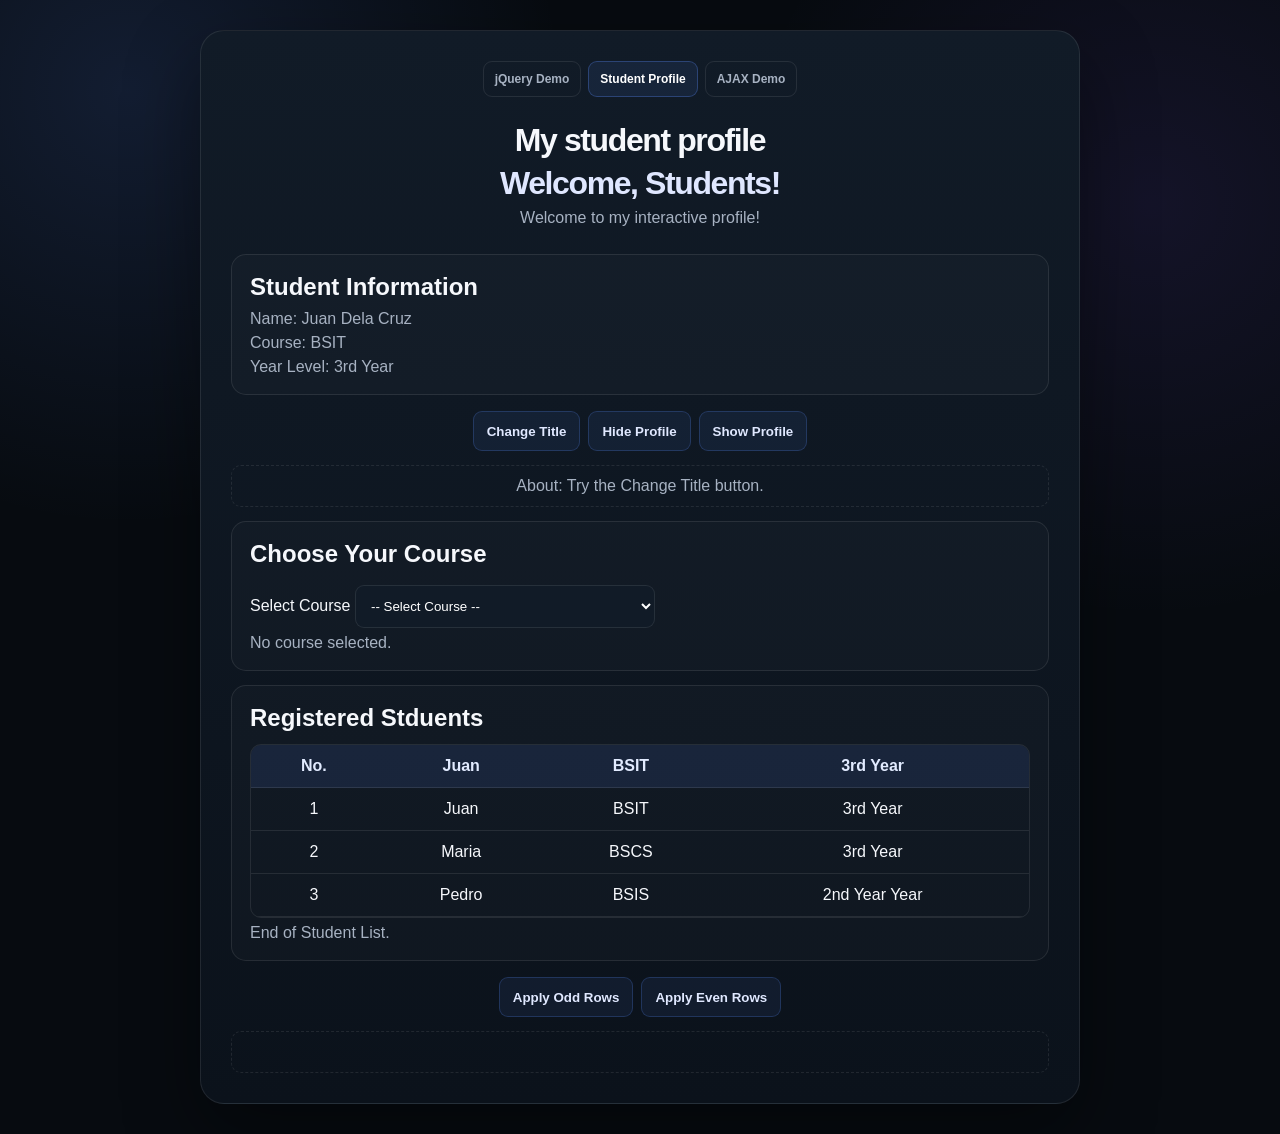
<file: PERSONAL PORTFOLIO/erson_quilala_portfolio_premium_skill_rings/projects/activity3/act.html>
<!DOCTYPE html>
<html lang="en">
<head>
  <meta charset="UTF-8">
  <meta name="viewport" content="width=device-width, initial-scale=1.0">
  <title>Document</title>
  <link rel="stylesheet" href="act.css">
  <script src="jquery.min.js"></script>
</head>
<body>
  <main class="page-shell">
    <div class="container">
      <div class="exercise-nav">
        <a href="index.html">jQuery Demo</a>
        <a class="active" href="act.html">Student Profile</a>
        <a href="Sample.html">AJAX Demo</a>
      </div>

      <h1>My student profile</h1>
      <h1 id="title">Welcome, Students!</h1>
      <p class="subtitle">Welcome to my interactive profile!</p>

      <div id="profile" class="profile">
        <h2>Student Information</h2>
        <p>Name: Juan Dela Cruz</p>
        <p>Course: BSIT</p>
        <p>Year Level: 3rd Year</p>
      </div>

      <div class="buttons">
        <button id="changeTitle" type="button">Change Title</button>
        <button id="hideProfile" type="button">Hide Profile</button>
        <button id="showProfile" type="button">Show Profile</button>
      </div>

      <p id="message">About: Try the Change Title button.</p>

      <div class="course-section">
        <h2>Choose Your Course</h2>
        <label for="course">Select Course</label>
        <select id="course">
          <option value=""> -- Select Course -- </option>
          <option value="BSIT"> BSIT </option>
          <option value="BSCS"> BSCS </option>
          <option value="BSIS"> BSIS </option>
        </select>
        <p id="courseMessage">No course selected.</p>
      </div>

      <div class="student-section">
        <h2>Registered Stduents</h2>
        <div class="table-wrap">
          <table id="studentTable">
            <thead>
              <tr><th>No.</th><th>Juan</th><th>BSIT</th><th>3rd Year</th></tr>
            </thead>
            <tbody>
              <tr><td>1</td><td>Juan</td><td>BSIT</td><td>3rd Year</td></tr>
              <tr><td>2</td><td>Maria</td><td>BSCS</td><td>3rd Year</td></tr>
              <tr><td>3</td><td>Pedro</td><td>BSIS</td><td>2nd Year Year</td></tr>
            </tbody>
          </table>
        </div>
        <p>End of Student List.</p>
      </div>

      <div class="table-buttons">
        <button id="oddRows" type="button">Apply Odd Rows</button>
        <button id="evenRows" type="button">Apply Even Rows</button>
      </div>

      <p id="rowMessage"></p>
    </div>
  </main>

  <script src="act.js"></script>
</body>
</html>
</file>
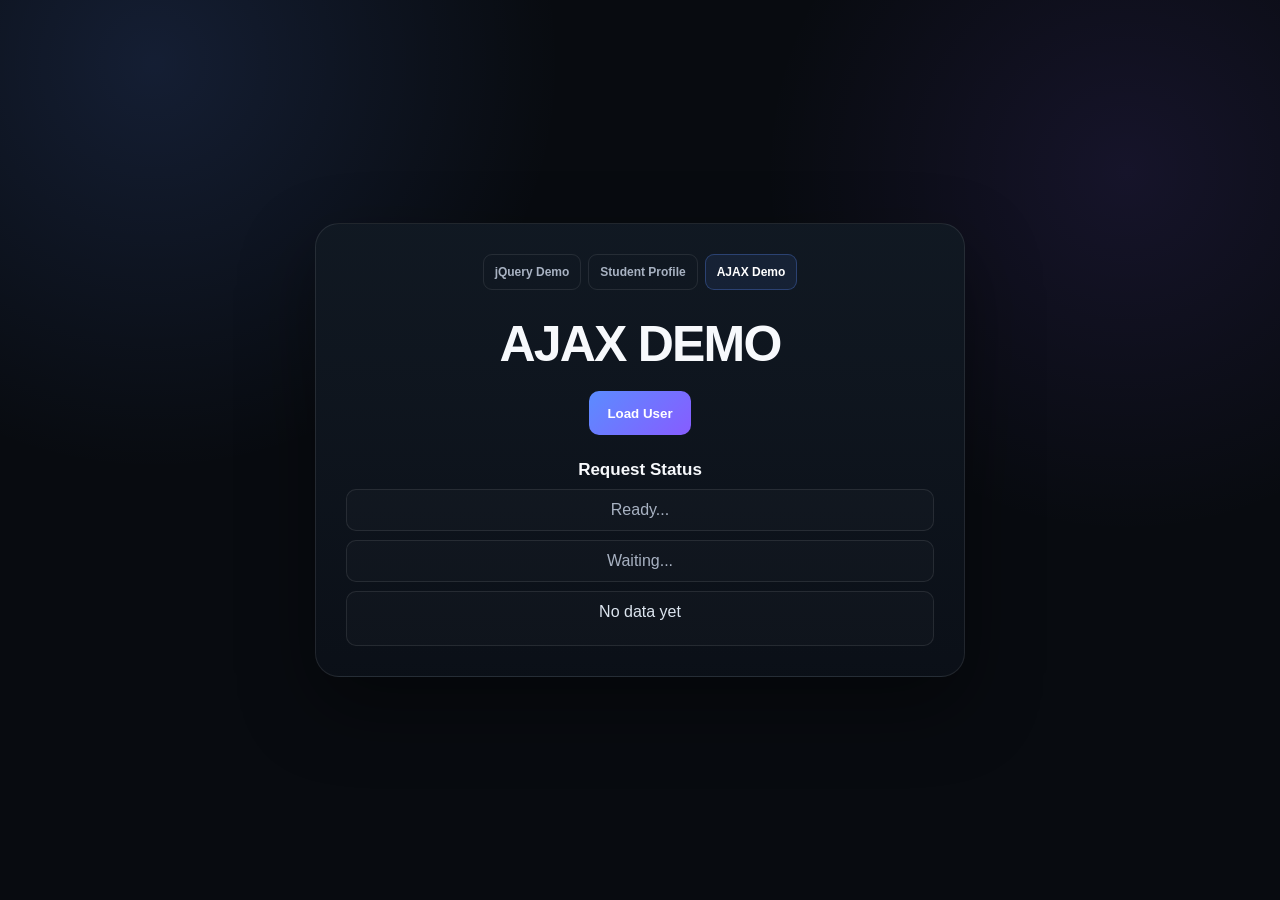
<file: PERSONAL PORTFOLIO/erson_quilala_portfolio_premium_skill_rings/projects/activity3/Sample.html>
<!DOCTYPE html>
<html lang="en">
<head>
  <meta charset="UTF-8">
  <meta name="viewport" content="width=device-width, initial-scale=1.0">
  <title>Document</title>
  <link rel="stylesheet" href="sample.css">
</head>
<body>
  <main class="page-shell">
    <div class="Card">
      <div class="exercise-nav">
        <a href="index.html">jQuery Demo</a>
        <a href="act.html">Student Profile</a>
        <a class="active" href="Sample.html">AJAX Demo</a>
      </div>

      <h1>AJAX DEMO</h1>
      <button id="loadBtn" type="button"> Load User </button>
      <h2>Request Status</h2>
      <p id="state">Ready...</p>
      <p id="status">Waiting...</p>
      <p id="result">No data yet</p>
    </div>
  </main>

  <script src="sample.js"></script>
</body>
</html>
</file>
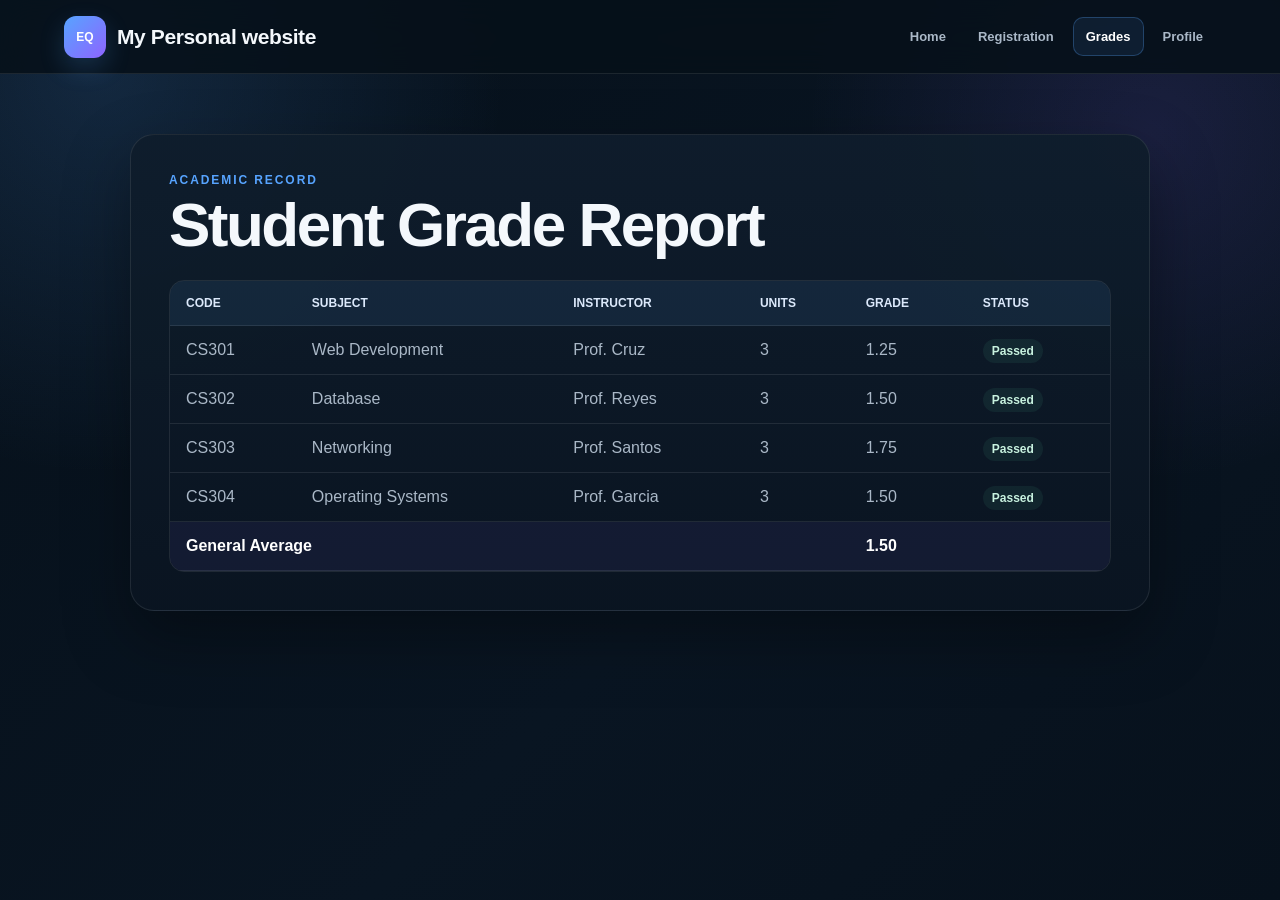
<file: PERSONAL PORTFOLIO/erson_quilala_portfolio_premium_skill_rings/projects/activity4/Grades.html>
<!DOCTYPE html>
<html lang="en">
<head>
  <meta charset="UTF-8">
  <meta name="viewport" content="width=device-width, initial-scale=1.0">
  <title>Grades</title>
  <link rel="stylesheet" href="Style.css">
</head>
<body>
  <header class="site-header">
    <div class="site-title"><span class="site-mark">EQ</span><h2>My Personal website</h2></div>
    <nav>
      <a href="Home.html">Home</a>
      <a href="Registration.html">Registration</a>
      <a class="active" href="Grades.html">Grades</a>
      <a href="Profile.html">Profile</a>
    </nav>
  </header>

  <main class="page-shell">
    <section class="content-card">
      <p class="eyebrow">ACADEMIC RECORD</p>
      <h1>Student Grade Report</h1>
      <div class="table-wrap">
        <table>
          <thead>
            <tr><th>Code</th><th>Subject</th><th>Instructor</th><th>Units</th><th>Grade</th><th>Status</th></tr>
          </thead>
          <tbody>
            <tr><td>CS301</td><td>Web Development</td><td>Prof. Cruz</td><td>3</td><td>1.25</td><td><span class="passed">Passed</span></td></tr>
            <tr><td>CS302</td><td>Database</td><td>Prof. Reyes</td><td>3</td><td>1.50</td><td><span class="passed">Passed</span></td></tr>
            <tr><td>CS303</td><td>Networking</td><td>Prof. Santos</td><td>3</td><td>1.75</td><td><span class="passed">Passed</span></td></tr>
            <tr><td>CS304</td><td>Operating Systems</td><td>Prof. Garcia</td><td>3</td><td>1.50</td><td><span class="passed">Passed</span></td></tr>
            <tr class="average"><td colspan="4">General Average</td><td>1.50</td><td></td></tr>
          </tbody>
        </table>
      </div>
    </section>
  </main>

  <script src="script.js"></script>
</body>
</html>
</file>
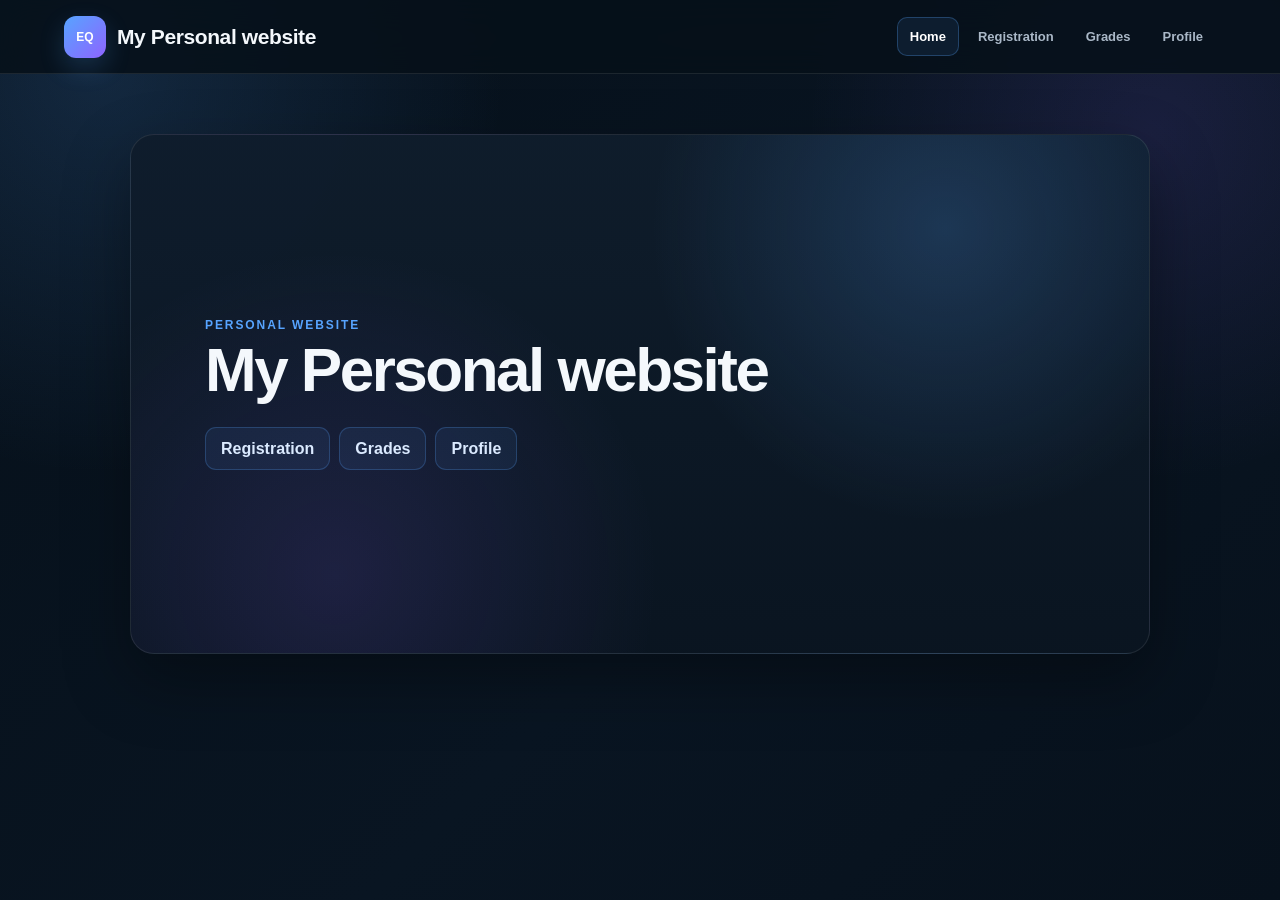
<file: PERSONAL PORTFOLIO/erson_quilala_portfolio_premium_skill_rings/projects/activity4/Home.html>
<!DOCTYPE html>
<html lang="en">
<head>
  <meta charset="UTF-8">
  <meta name="viewport" content="width=device-width, initial-scale=1.0">
  <title>My personal website</title>
  <link rel="stylesheet" href="Style.css">
</head>
<body>
  <header class="site-header">
    <div class="site-title">
      <span class="site-mark">EQ</span>
      <h2>My Personal website</h2>
    </div>

    <nav>
      <a class="active" href="Home.html">Home</a>
      <a href="Registration.html">Registration</a>
      <a href="Grades.html">Grades</a>
      <a href="Profile.html">Profile</a>
    </nav>
  </header>

  <main class="page-shell home-page">
    <section class="hero-panel">
      <p class="eyebrow">PERSONAL WEBSITE</p>
      <h1>My Personal website</h1>
      <div class="quick-links">
        <a href="Registration.html">Registration</a>
        <a href="Grades.html">Grades</a>
        <a href="Profile.html">Profile</a>
      </div>
    </section>
  </main>

  <script src="script.js"></script>
</body>
</html>
</file>
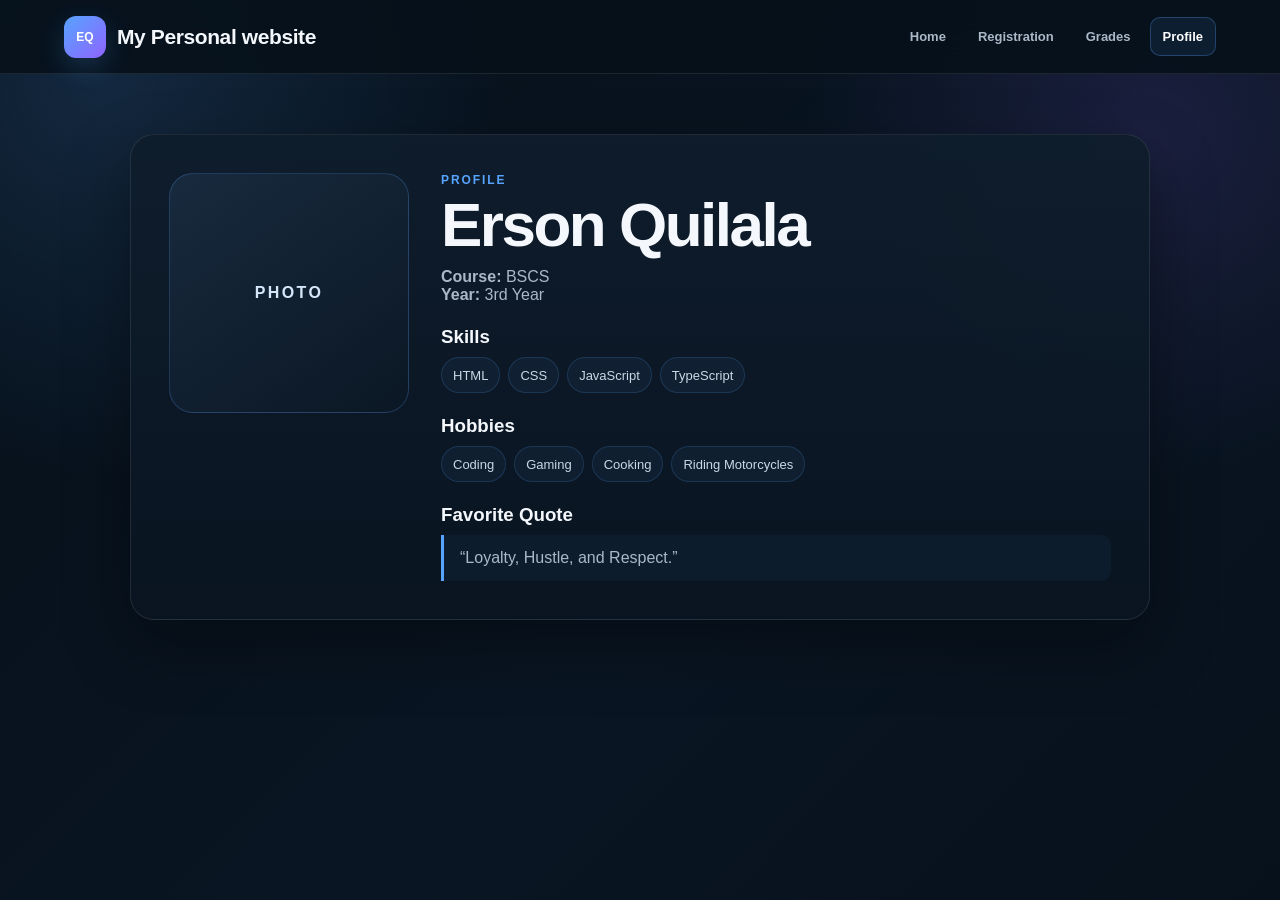
<file: PERSONAL PORTFOLIO/erson_quilala_portfolio_premium_skill_rings/projects/activity4/Profile.html>
<!DOCTYPE html>
<html lang="en">
<head>
  <meta charset="UTF-8">
  <meta name="viewport" content="width=device-width, initial-scale=1.0">
  <title>Profile</title>
  <link rel="stylesheet" href="Style.css">
</head>
<body>
  <header class="site-header">
    <div class="site-title"><span class="site-mark">EQ</span><h2>My Personal website</h2></div>
    <nav>
      <a href="Home.html">Home</a>
      <a href="Registration.html">Registration</a>
      <a href="Grades.html">Grades</a>
      <a class="active" href="Profile.html">Profile</a>
    </nav>
  </header>

  <main class="page-shell">
    <section class="content-card profile-layout">
      <div class="profile-avatar">PHOTO</div>
      <div class="profile-copy">
        <p class="eyebrow">PROFILE</p>
        <h1>Erson Quilala</h1>
        <p class="profile-meta"><b>Course:</b> BSCS<br><b>Year:</b> 3rd Year</p>

        <div class="detail-block">
          <h3>Skills</h3>
          <div class="tag-list"><span>HTML</span><span>CSS</span><span>JavaScript</span><span>TypeScript</span></div>
        </div>

        <div class="detail-block">
          <h3>Hobbies</h3>
          <div class="tag-list"><span>Coding</span><span>Gaming</span><span>Cooking</span><span>Riding Motorcycles</span></div>
        </div>

        <div class="detail-block">
          <h3>Favorite Quote</h3>
          <p class="quote">“Loyalty, Hustle, and Respect.”</p>
        </div>
      </div>
    </section>
  </main>

  <script src="script.js"></script>
</body>
</html>
</file>
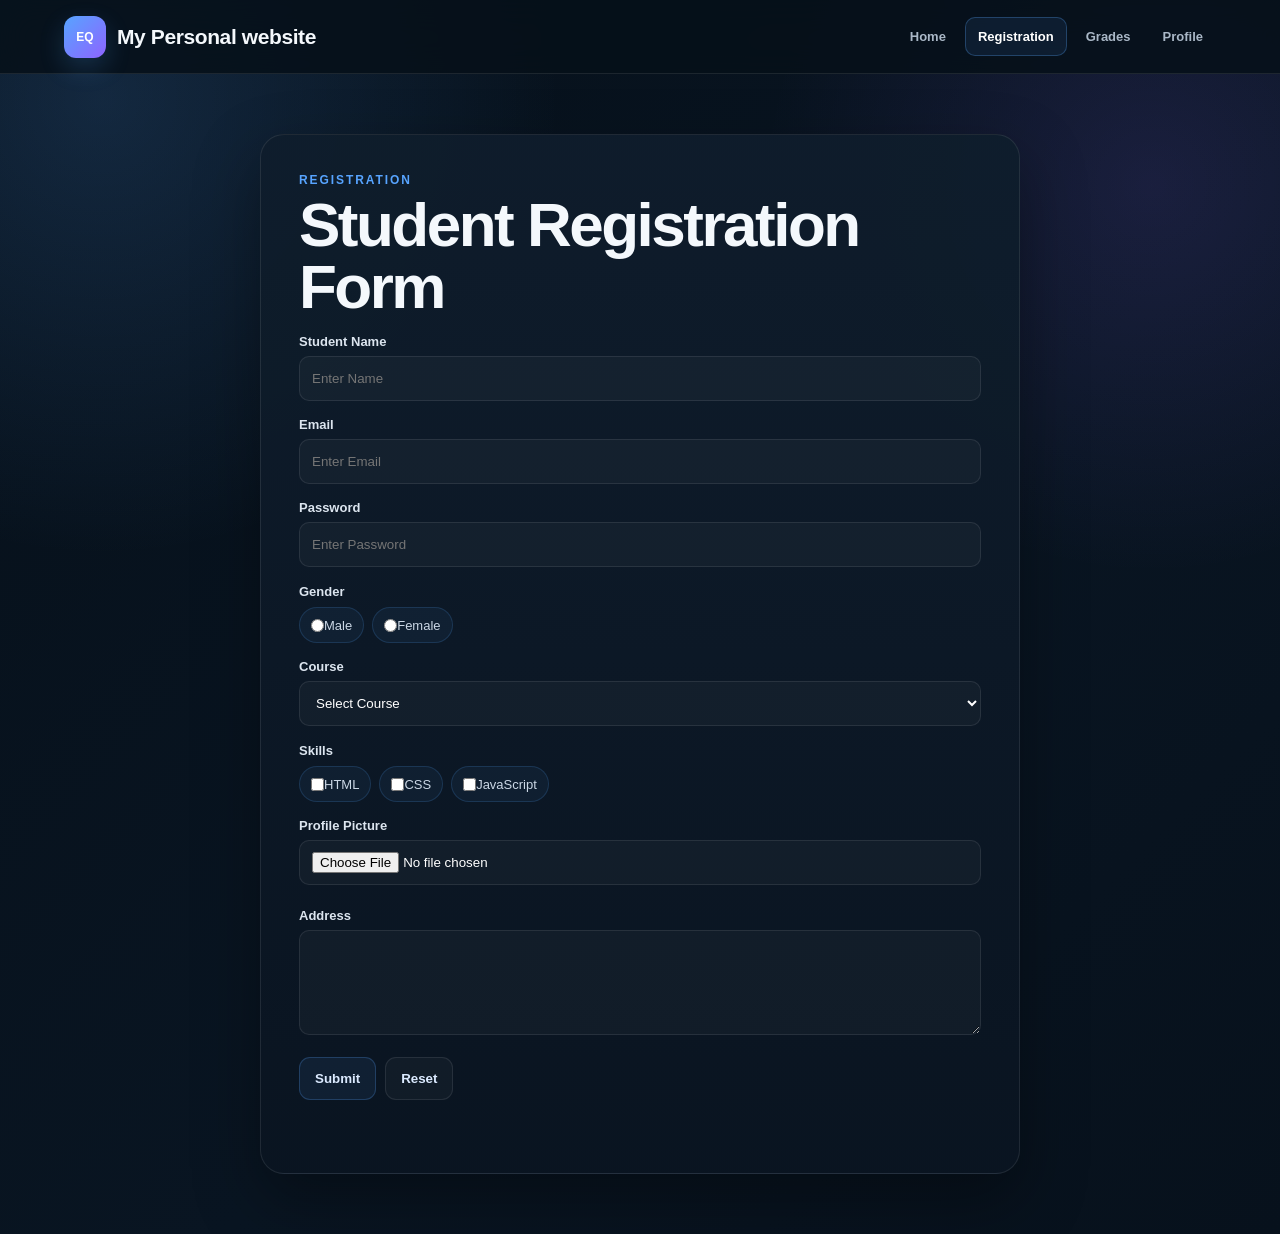
<file: PERSONAL PORTFOLIO/erson_quilala_portfolio_premium_skill_rings/projects/activity4/Registration.html>
<!DOCTYPE html>
<html lang="en">
<head>
  <meta charset="UTF-8">
  <meta name="viewport" content="width=device-width, initial-scale=1.0">
  <title>Registration</title>
  <link rel="stylesheet" href="Style.css">
</head>
<body>
  <header class="site-header">
    <div class="site-title"><span class="site-mark">EQ</span><h2>My Personal website</h2></div>
    <nav>
      <a href="Home.html">Home</a>
      <a class="active" href="Registration.html">Registration</a>
      <a href="Grades.html">Grades</a>
      <a href="Profile.html">Profile</a>
    </nav>
  </header>

  <main class="page-shell">
    <form class="content-card form-card" id="activity4Form">
      <p class="eyebrow">REGISTRATION</p>
      <h1>Student Registration Form</h1>

      <label class="field"><span>Student Name</span><input type="text" placeholder="Enter Name" required></label>
      <label class="field"><span>Email</span><input type="email" placeholder="Enter Email" required></label>
      <label class="field"><span>Password</span><input type="password" placeholder="Enter Password" required></label>

      <fieldset>
        <legend>Gender</legend>
        <div class="choice-row"><label><input type="radio" name="gender"> Male</label><label><input type="radio" name="gender"> Female</label></div>
      </fieldset>

      <label class="field"><span>Course</span><select><option>Select Course</option><option>BSCS</option><option>BSIT</option><option>BSIS</option></select></label>

      <fieldset>
        <legend>Skills</legend>
        <div class="choice-row"><label><input type="checkbox"> HTML</label><label><input type="checkbox"> CSS</label><label><input type="checkbox"> JavaScript</label></div>
      </fieldset>

      <label class="field"><span>Profile Picture</span><input type="file" id="act4File"><small id="act4FileName"></small></label>
      <label class="field"><span>Address</span><textarea></textarea></label>

      <div class="form-actions"><button type="submit">Submit</button><button type="reset" class="secondary">Reset</button></div>
      <p class="form-message" id="act4Message" aria-live="polite"></p>
    </form>
  </main>

  <script src="script.js"></script>
</body>
</html>
</file>
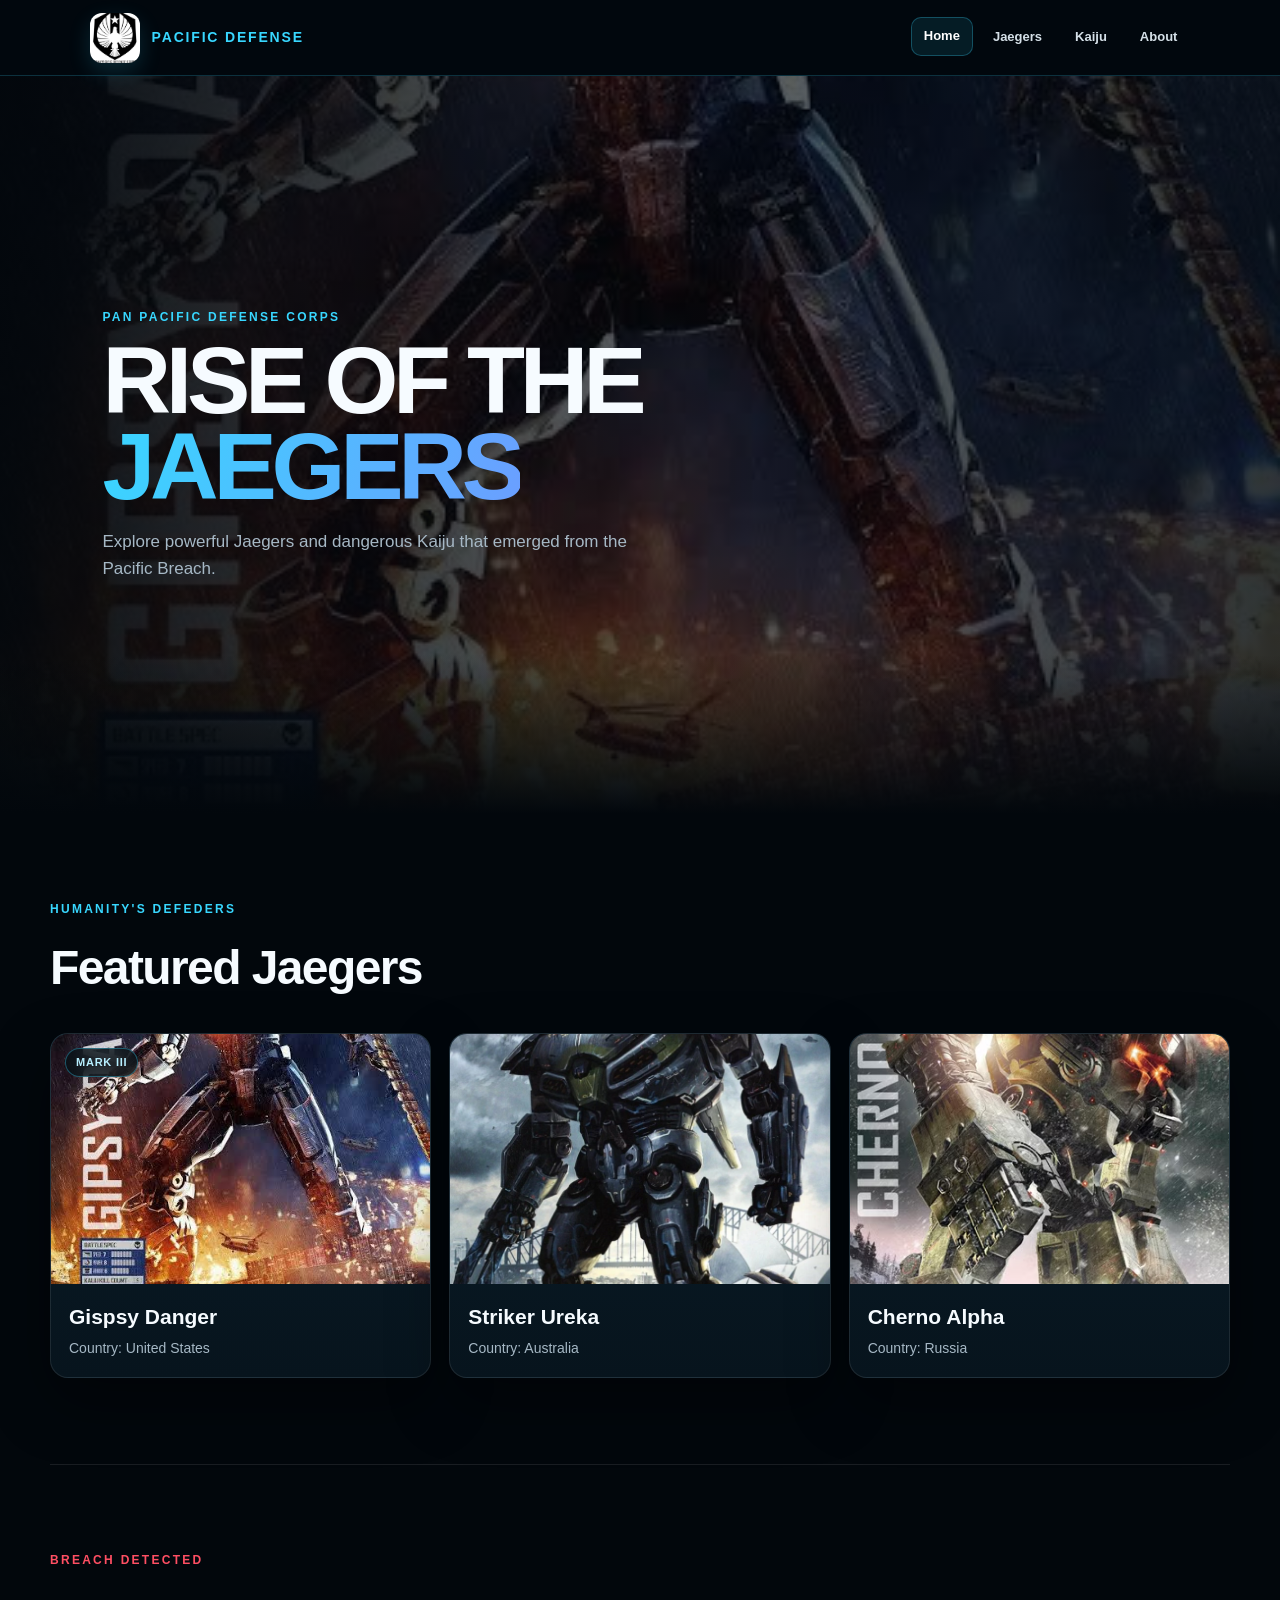
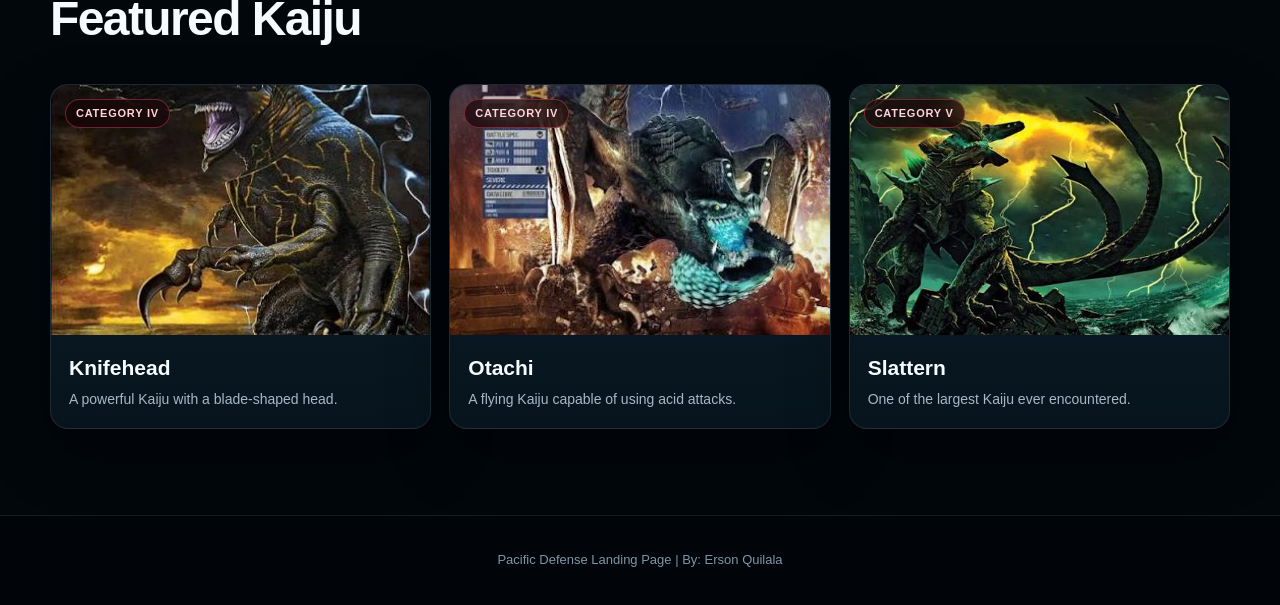
<file: PERSONAL PORTFOLIO/erson_quilala_portfolio_premium_skill_rings/projects/activity5/Home.html>
<!DOCTYPE html>
<html lang="en">
<head>
  <meta charset="UTF-8">
  <meta name="viewport" content="width=device-width, initial-scale=1.0">
  <title>Pacific Defense</title>
  <link rel="stylesheet" href="Style.css">
</head>
<body>
  <!--Navigation Bar-->
  <header>
    <div class="logo">
      <img src="PAN PACIFIC DEFENSE CORPS LOGO.jpg" alt="Pacific Defense Logo">
      <span>PACIFIC DEFENSE</span>
    </div>

    <nav>
      <a href="#home">Home</a>
      <a href="#jaegers">Jaegers</a>
      <a href="#kaiju">Kaiju</a>
      <a href="#about">About</a>
    </nav>
  </header>

  <main>
    <!--Home Section-->
    <section class="hero" id="home">
      <div class="hero-text">
        <p class="small-title">PAN PACIFIC DEFENSE CORPS</p>
        <h1>Rise of the<br> <span>Jaegers</span></h1>
        <p class="description">Explore powerful Jaegers and dangerous Kaiju that emerged from the Pacific Breach. </p>
      </div>
    </section>

    <!--JAEGER SECTION-->
    <section class="section" id="jaegers">
      <p class="section-label">HUMANITY'S DEFEDERS</p>
      <h2 class="section-title">Featured Jaegers</h2>

      <div class="cards">
        <article class="card hero-card">
          <img src="Gipsy Danger.jpg" alt="Gispy Danger" class="hero-img">
          <span class="tag blue">MARK III</span>
          <h3>Gispsy Danger</h3>
          <p>Country: United States</p>
        </article>

        <article class="card hero-card">
          <img src="Striker Eureka.webp" alt="Striker Eureka" class="hero-img">
          <h3>Striker Ureka</h3>
          <p>Country: Australia</p>
        </article>

        <article class="card hero-card">
          <img src="Cherno Alpha.avif" alt="Cherno Alpha" class="hero-img">
          <h3>Cherno Alpha</h3>
          <p>Country: Russia</p>
        </article>
      </div>
    </section>

    <!--KAIJU SECTION-->
    <section class="section kaiju-section" id="kaiju">
      <p class="section-label red-text">BREACH DETECTED</p>
      <h2 class="section-title">Featured Kaiju</h2>

      <div class="cards">
        <article class="card kaiju-card">
          <img src="Knifehead.jpg" alt="Knifehead" class="class-img">
          <span class="tag red">CATEGORY IV</span>
          <h3>Knifehead</h3>
          <p>A powerful Kaiju with a blade-shaped head.</p>
        </article>

        <article class="card kaiju-card">
          <img src="Otachi.jpg" alt="Otachi" class="class-img">
          <span class="tag red">CATEGORY IV</span>
          <h3>Otachi</h3>
          <p>A flying Kaiju capable of using acid attacks.</p>
        </article>

        <article class="card kaiju-card">
          <img src="Slattern.jpg" alt="Slattern" class="class-img">
          <span class="tag red">CATEGORY V</span>
          <h3>Slattern</h3>
          <p>One of the largest Kaiju ever encountered.</p>
        </article>
      </div>
    </section>
  </main>

  <!--Footer-->
  <footer id="about">
    <p>Pacific Defense Landing Page | By: Erson Quilala</p>
  </footer>

  <script src="script.js"></script>
</body>
</html>
</file>
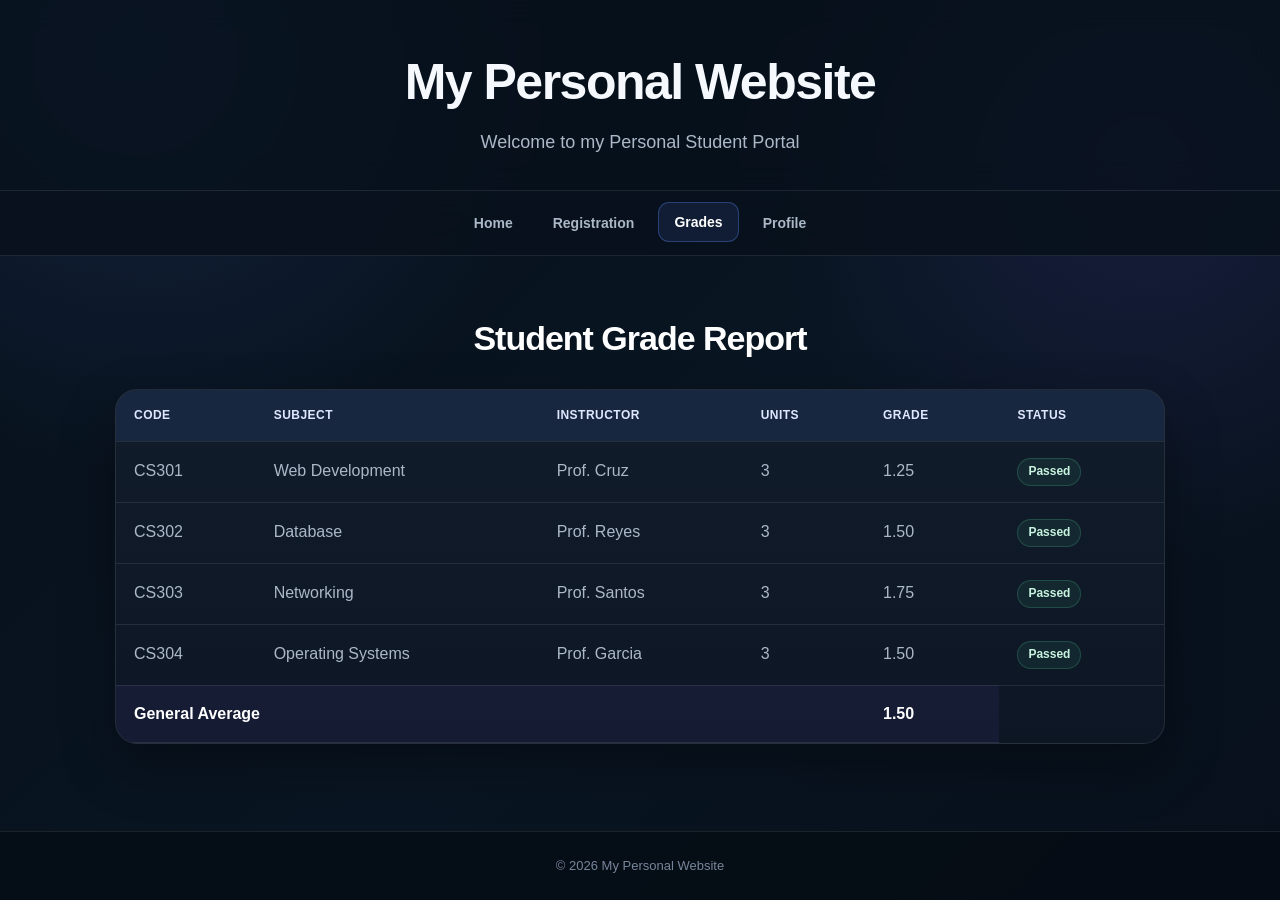
<file: PERSONAL PORTFOLIO/erson_quilala_portfolio_premium_skill_rings/projects/lab2/Grades.html>
<!DOCTYPE html>
<html lang="en">
<head>
  <meta charset="UTF-8">
  <meta name="viewport" content="width=device-width, initial-scale=1.0">
  <title>Grades</title>
  <link rel="stylesheet" href="Styles.css">
</head>
<body>

<header class="site-header">
  <h1>My Personal Website</h1>
  <p>Welcome to my Personal Student Portal</p>
</header>

<nav class="navigation">
  <ul>
    <li><a href="Home.html">Home</a></li>
    <li><a href="Registration.html">Registration</a></li>
    <li><a class="active" href="Grades.html">Grades</a></li>
    <li><a href="Profile.html">Profile</a></li>
  </ul>
</nav>

<main class="main-container">

  <h2 class="page-title">Student Grade Report</h2>

  <div class="table-container">
    <table class="grades-table">

      <tr>
        <th>Code</th>
        <th>Subject</th>
        <th>Instructor</th>
        <th>Units</th>
        <th>Grade</th>
        <th>Status</th>
      </tr>

      <tr>
        <td>CS301</td>
        <td>Web Development</td>
        <td>Prof. Cruz</td>
        <td>3</td>
        <td>1.25</td>
        <td><span class="grade-status">Passed</span></td>
      </tr>

      <tr>
        <td>CS302</td>
        <td>Database</td>
        <td>Prof. Reyes</td>
        <td>3</td>
        <td>1.50</td>
        <td><span class="grade-status">Passed</span></td>
      </tr>

      <tr>
        <td>CS303</td>
        <td>Networking</td>
        <td>Prof. Santos</td>
        <td>3</td>
        <td>1.75</td>
        <td><span class="grade-status">Passed</span></td>
      </tr>

      <tr>
        <td>CS304</td>
        <td>Operating Systems</td>
        <td>Prof. Garcia</td>
        <td>3</td>
        <td>1.50</td>
        <td><span class="grade-status">Passed</span></td>
      </tr>

      <tr class="average-row">
        <td colspan="4">General Average</td>
        <td>1.50</td>
      </tr>

    </table>
  </div>

</main>

<footer class="site-footer">
  © 2026 My Personal Website
</footer>

</body>
</html>
</file>
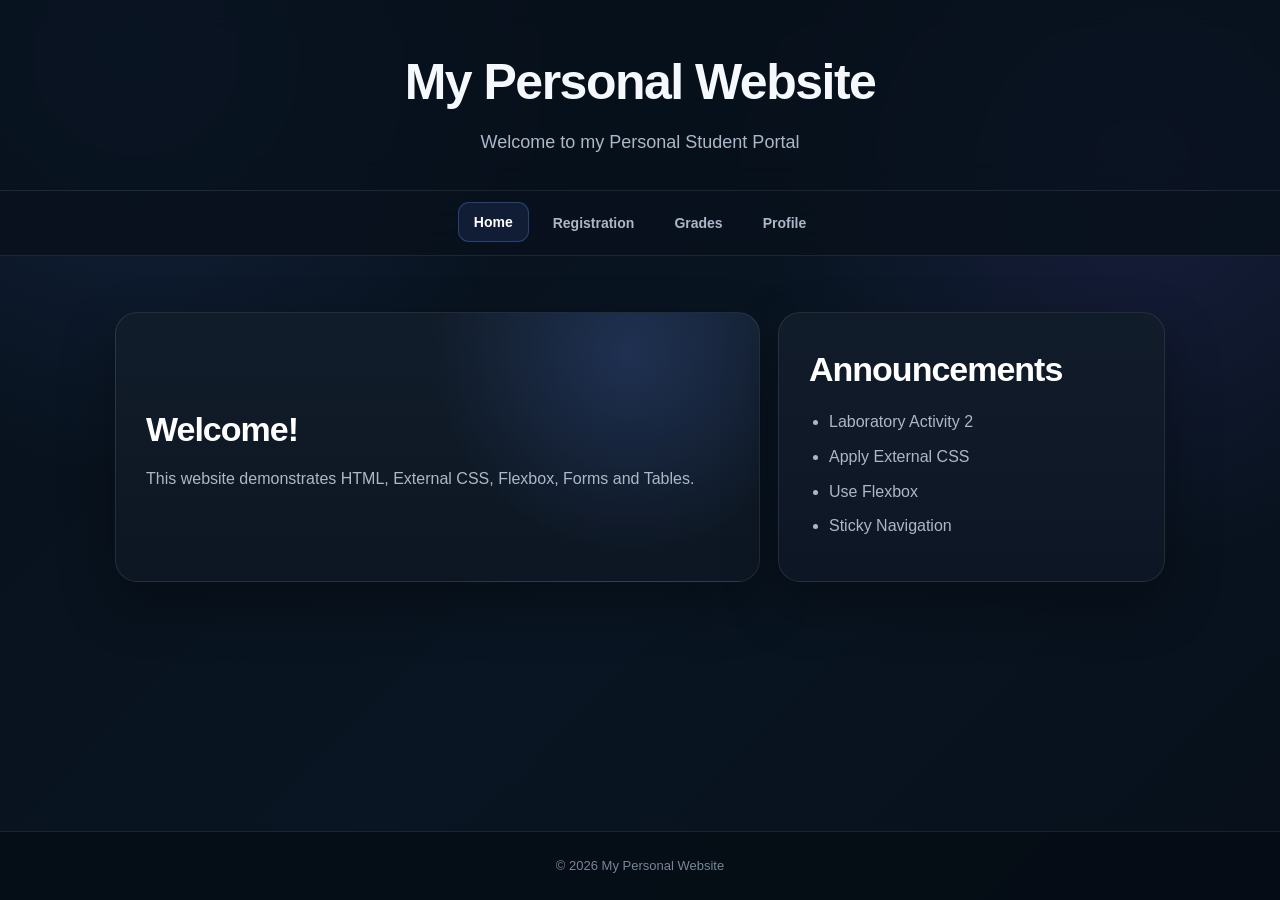
<file: PERSONAL PORTFOLIO/erson_quilala_portfolio_premium_skill_rings/projects/lab2/Home.html>
<!DOCTYPE html>
<html lang="en">
<head>
  <meta charset="UTF-8">
  <meta name="viewport" content="width=device-width, initial-scale=1.0">
  <title>Home</title>
  <link rel="stylesheet" href="Styles.css">
</head>
<body>

<header class="site-header">
  <h1>My Personal Website</h1>
  <p>Welcome to my Personal Student Portal</p>
</header>

<nav class="navigation">
  <ul>
    <li><a class="active" href="Home.html">Home</a></li>
    <li><a href="Registration.html">Registration</a></li>
    <li><a href="Grades.html">Grades</a></li>
    <li><a href="Profile.html">Profile</a></li>
  </ul>
</nav>

<main class="main-container">
  <div class="home-layout">

    <section class="card welcome-card">
      <h2>Welcome!</h2>
      <p>This website demonstrates HTML, External CSS, Flexbox, Forms and Tables.</p>
    </section>

    <aside class="card announcement-card">
      <h2>Announcements</h2>
      <ul>
        <li>Laboratory Activity 2</li>
        <li>Apply External CSS</li>
        <li>Use Flexbox</li>
        <li>Sticky Navigation</li>
      </ul>
    </aside>

  </div>
</main>

<footer class="site-footer">
  © 2026 My Personal Website
</footer>

</body>
</html>
</file>
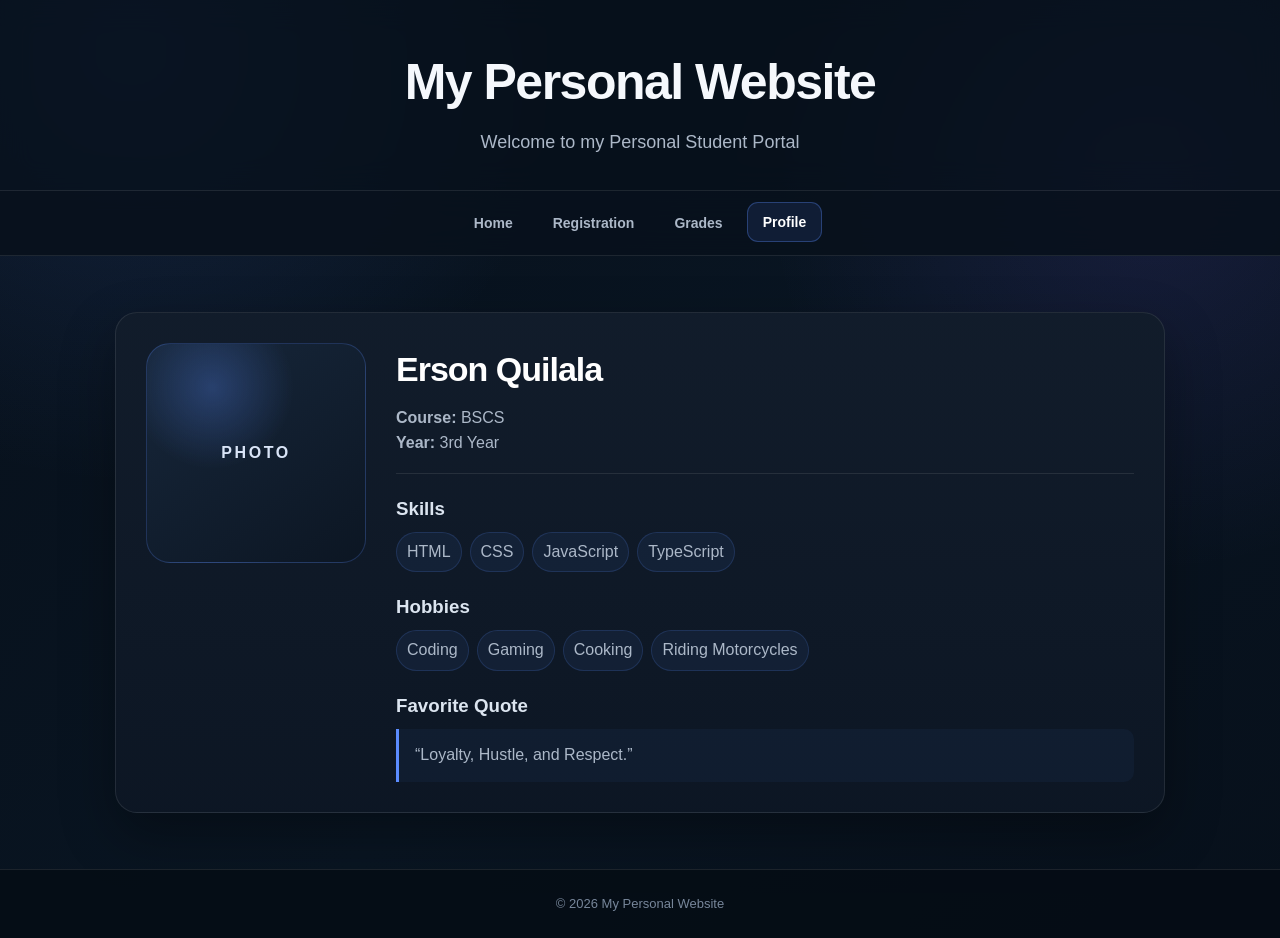
<file: PERSONAL PORTFOLIO/erson_quilala_portfolio_premium_skill_rings/projects/lab2/Profile.html>
<!DOCTYPE html>
<html lang="en">
<head>
  <meta charset="UTF-8">
  <meta name="viewport" content="width=device-width, initial-scale=1.0">
  <title>Profile</title>
  <link rel="stylesheet" href="Styles.css">
</head>
<body>

<header class="site-header">
  <h1>My Personal Website</h1>
  <p>Welcome to my Personal Student Portal</p>
</header>

<nav class="navigation">
  <ul>
    <li><a href="Home.html">Home</a></li>
    <li><a href="Registration.html">Registration</a></li>
    <li><a href="Grades.html">Grades</a></li>
    <li><a class="active" href="Profile.html">Profile</a></li>
  </ul>
</nav>

<main class="main-container">

  <section class="card profile-card">

    <div class="profile-photo">PHOTO</div>

    <div class="profile-details">
      <h2>Erson Quilala</h2>

      <p class="profile-course">
        <b>Course:</b> BSCS<br>
        <b>Year:</b> 3rd Year
      </p>

      <div class="profile-section">
        <h3>Skills</h3>
        <ul>
          <li>HTML</li>
          <li>CSS</li>
          <li>JavaScript</li>
          <li>TypeScript</li>
        </ul>
      </div>

      <div class="profile-section">
        <h3>Hobbies</h3>
        <ul>
          <li>Coding</li>
          <li>Gaming</li>
          <li>Cooking</li>
          <li>Riding Motorcycles</li>
        </ul>
      </div>

      <div class="profile-section">
        <h3>Favorite Quote</h3>
        <p class="quote">“Loyalty, Hustle, and Respect.”</p>
      </div>
    </div>

  </section>

</main>

<footer class="site-footer">
  © 2026 My Personal Website
</footer>

</body>
</html>
</file>
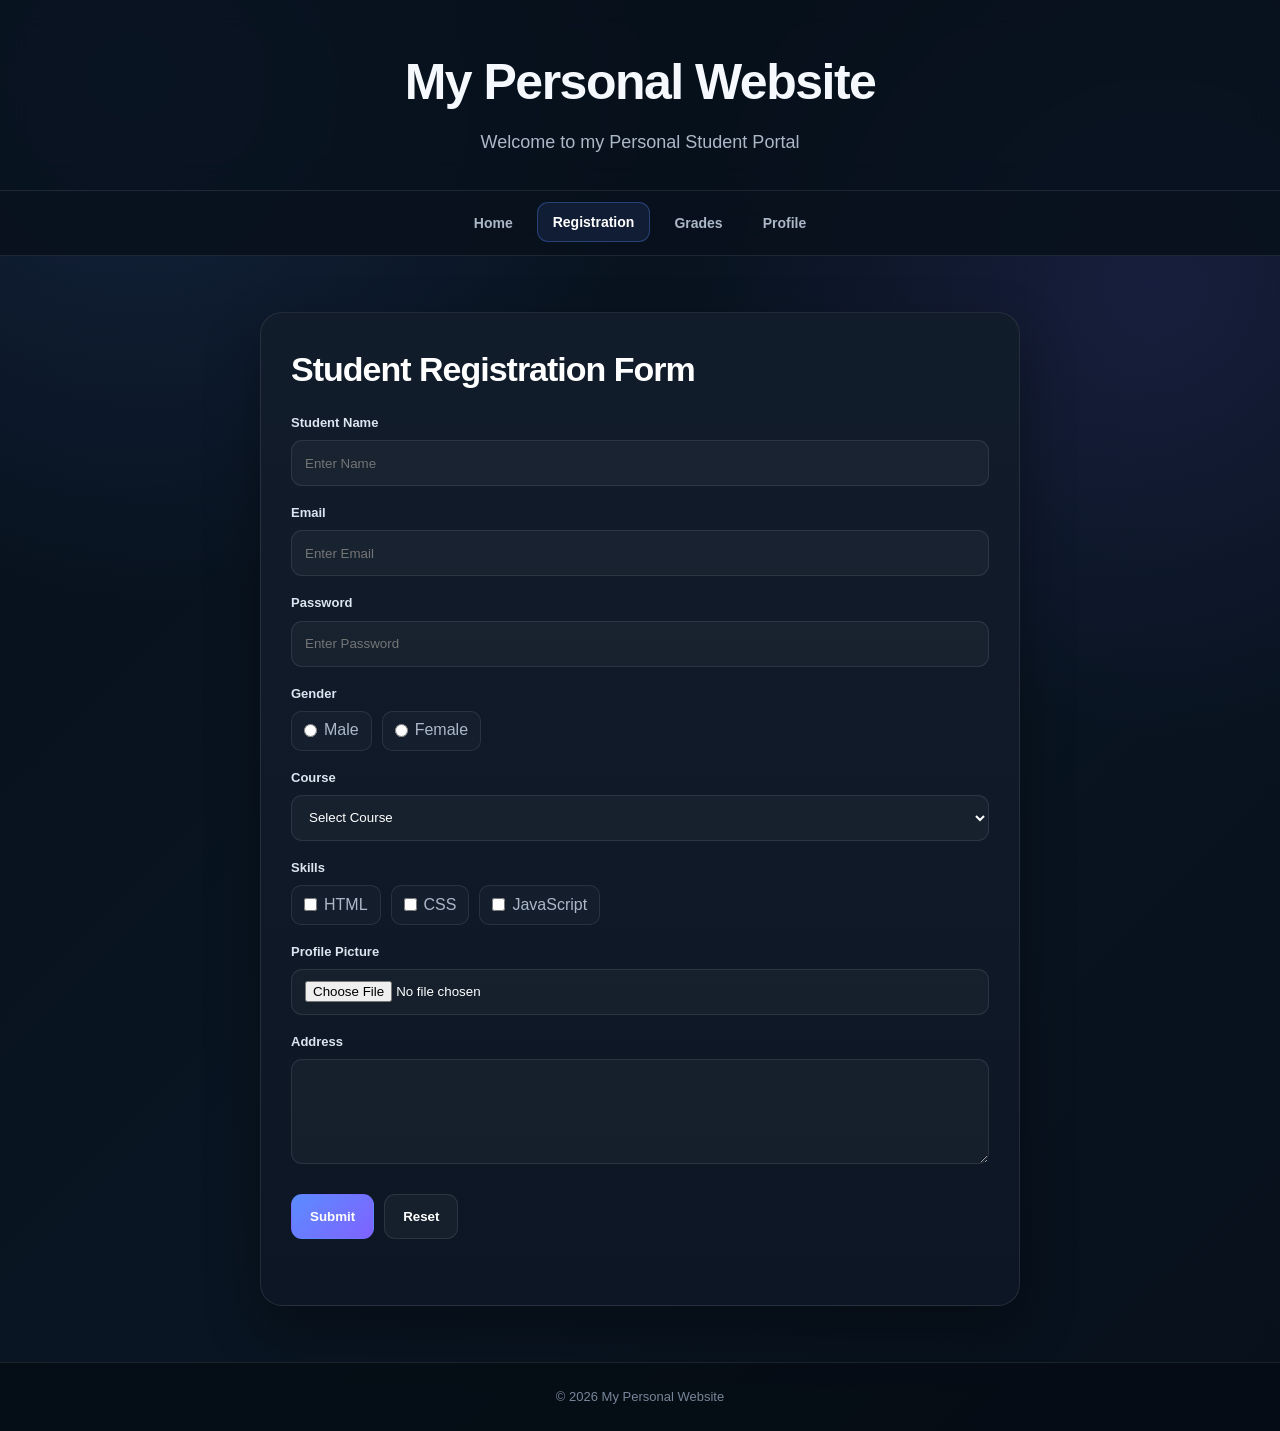
<file: PERSONAL PORTFOLIO/erson_quilala_portfolio_premium_skill_rings/projects/lab2/Registration.html>
<!DOCTYPE html>
<html lang="en">
<head>
  <meta charset="UTF-8">
  <meta name="viewport" content="width=device-width, initial-scale=1.0">
  <title>Registration</title>
  <link rel="stylesheet" href="Styles.css">
</head>
<body>

<header class="site-header">
  <h1>My Personal Website</h1>
  <p>Welcome to my Personal Student Portal</p>
</header>

<nav class="navigation">
  <ul>
    <li><a href="Home.html">Home</a></li>
    <li><a class="active" href="Registration.html">Registration</a></li>
    <li><a href="Grades.html">Grades</a></li>
    <li><a href="Profile.html">Profile</a></li>
  </ul>
</nav>

<main class="main-container">
  <form class="card form-container" id="registrationForm">

    <h2>Student Registration Form</h2>

    <div class="form-group">
      <label>Student Name</label>
      <input class="form-control" type="text" placeholder="Enter Name" required>
    </div>

    <div class="form-group">
      <label>Email</label>
      <input class="form-control" type="email" placeholder="Enter Email" required>
    </div>

    <div class="form-group">
      <label>Password</label>
      <input class="form-control" type="password" placeholder="Enter Password" required>
    </div>

    <div class="form-group">
      <label>Gender</label>
      <div class="option-group">
        <label><input type="radio" name="gender"> Male</label>
        <label><input type="radio" name="gender"> Female</label>
      </div>
    </div>

    <div class="form-group">
      <label>Course</label>
      <select class="form-control">
        <option>Select Course</option>
        <option>BSCS</option>
        <option>BSIT</option>
        <option>BSIS</option>
      </select>
    </div>

    <div class="form-group">
      <label>Skills</label>
      <div class="option-group">
        <label><input type="checkbox"> HTML</label>
        <label><input type="checkbox"> CSS</label>
        <label><input type="checkbox"> JavaScript</label>
      </div>
    </div>

    <div class="form-group">
      <label>Profile Picture</label>
      <input class="form-control" type="file">
      <small class="file-name" id="fileName"></small>
    </div>

    <div class="form-group">
      <label>Address</label>
      <textarea class="form-control"></textarea>
    </div>

    <div class="form-buttons">
      <button class="button submit-button">Submit</button>
      <button class="button reset-button" type="reset">Reset</button>
    </div>

    <p class="form-message" id="formMessage" aria-live="polite"></p>

  </form>
</main>

<footer class="site-footer">
  © 2026 My Personal Website
</footer>

<script src="app.js"></script>
</body>
</html>
</file>
<file: PERSONAL PORTFOLIO/erson_quilala_portfolio_premium_skill_rings/css/style.css>
/* =========================================================
   ERSON QUILALA PORTFOLIO
   Structure inspired by the supplied WebProfile reference.
   Visual identity retained from Erson's dark blue/purple portfolio.
========================================================= */

:root {
  --bg: #070A11;
  --bg-2: #090E17;
  --panel: #101722;
  --panel-2: #151D29;
  --panel-soft: rgba(255, 255, 255, 0.025);

  --text: #F7F9FC;
  --text-soft: #AAB4C5;
  --muted: #6F7B8F;

  --accent: #5B8CFF;
  --accent-2: #875CFF;
  --accent-soft: rgba(91, 140, 255, 0.10);

  --green: #67D79F;
  --red: #FF758A;

  --border: rgba(255, 255, 255, 0.08);
  --border-strong: rgba(91, 140, 255, 0.28);

  --shadow: 0 26px 70px rgba(0, 0, 0, 0.36);

  --radius-sm: 12px;
  --radius: 18px;
  --radius-lg: 26px;

  --shell: 1180px;
  --nav-height: 76px;
}


/* =========================================================
   RESET
========================================================= */

* {
  box-sizing: border-box;
}


html {
  scroll-behavior: smooth;
  scroll-padding-top: calc(var(--nav-height) + 18px);
}


body {
  margin: 0;

  font-family:
    Inter,
    ui-sans-serif,
    system-ui,
    -apple-system,
    BlinkMacSystemFont,
    "Segoe UI",
    sans-serif;

  color: var(--text);

  background:
    radial-gradient(
      circle at 8% 4%,
      rgba(91, 140, 255, 0.08),
      transparent 27%
    ),
    radial-gradient(
      circle at 92% 18%,
      rgba(135, 92, 255, 0.06),
      transparent 27%
    ),
    var(--bg);

  line-height: 1.6;

  overflow-x: hidden;
}


body.menu-open {
  overflow: hidden;
}


::selection {
  color: white;
  background: rgba(91, 140, 255, 0.40);
}


img {
  display: block;
  max-width: 100%;
}


button,
input,
textarea,
select {
  font: inherit;
}


button {
  color: inherit;
}


a {
  color: inherit;
  text-decoration: none;
}


.shell {
  width: min(calc(100% - 40px), var(--shell));
  margin-inline: auto;
}


.section {
  position: relative;
  padding: 110px 0;
}


.section-panel {
  border-top: 1px solid rgba(255, 255, 255, 0.04);
  border-bottom: 1px solid rgba(255, 255, 255, 0.04);

  background:
    linear-gradient(
      180deg,
      rgba(11, 16, 25, 0.86),
      rgba(8, 13, 21, 0.78)
    );
}


.skip-link {
  position: fixed;

  top: 12px;
  left: 16px;

  z-index: 9999;

  padding: 10px 14px;

  border-radius: 10px;

  background: white;
  color: #05070A;

  font-weight: 800;

  transform: translateY(-160%);

  transition: 180ms ease;
}


.skip-link:focus {
  transform: translateY(0);
}


/* =========================================================
   GLOBAL EFFECTS
========================================================= */

.scroll-progress {
  position: fixed;

  top: 0;
  left: 0;

  z-index: 5000;

  width: 0;
  height: 3px;

  background:
    linear-gradient(
      90deg,
      var(--accent),
      var(--accent-2)
    );
}


.cursor-glow {
  position: fixed;

  z-index: -1;

  width: 360px;
  height: 360px;

  border-radius: 50%;

  pointer-events: none;

  opacity: 0;

  transform: translate(-50%, -50%);

  filter: blur(8px);

  background:
    radial-gradient(
      circle,
      color-mix(in srgb, var(--accent) 10%, transparent),
      transparent 70%
    );

  transition: opacity 180ms ease;
}


/* =========================================================
   NAVIGATION
========================================================= */

.site-header {
  position: fixed;

  inset: 0 0 auto;

  z-index: 1000;

  transition:
    background 220ms ease,
    border-color 220ms ease,
    box-shadow 220ms ease;
}


.site-header.scrolled {
  background: rgba(7, 10, 17, 0.84);

  backdrop-filter: blur(18px);

  border-bottom: 1px solid var(--border);

  box-shadow: 0 12px 35px rgba(0, 0, 0, 0.18);
}


.navbar {
  min-height: var(--nav-height);

  display: flex;

  align-items: center;
  justify-content: space-between;

  gap: 22px;
}


.brand {
  display: inline-flex;

  align-items: center;

  gap: 11px;

  font-size: 0.93rem;

  font-weight: 900;

  letter-spacing: -0.03em;
}


.brand-mark {
  width: 42px;
  height: 42px;

  object-fit: contain;

  filter:
    drop-shadow(
      0 10px 22px rgba(91, 140, 255, 0.22)
    );

  transition:
    transform 200ms ease;
}


.brand:hover .brand-mark {
  transform: translateY(-2px) rotate(-2deg);
}


.nav-menu {
  display: flex;

  align-items: center;

  gap: 4px;
}


.nav-link {
  position: relative;

  padding: 10px 11px;

  border-radius: 10px;

  color: var(--text-soft);

  font-size: 0.74rem;

  font-weight: 760;

  letter-spacing: 0.05em;

  transition: 180ms ease;
}


.nav-link:hover,
.nav-link.active {
  color: white;

  background: rgba(255, 255, 255, 0.035);
}


.nav-link.active::after {
  content: "";

  position: absolute;

  left: 50%;
  bottom: 2px;

  width: 18px;
  height: 2px;

  transform: translateX(-50%);

  border-radius: 999px;

  background: var(--accent);
}


.nav-button {
  min-height: 40px;

  display: inline-flex;

  align-items: center;
  justify-content: center;

  padding: 0 14px;

  margin-left: 5px;

  border: 1px solid var(--border-strong);

  border-radius: 11px;

  background: var(--accent-soft);

  font-size: 0.72rem;

  font-weight: 800;

  letter-spacing: 0.05em;
}


.menu-toggle {
  display: none;

  width: 44px;
  height: 44px;

  border: 1px solid var(--border);

  border-radius: 12px;

  background: var(--panel);

  cursor: pointer;

  align-items: center;
  justify-content: center;
  flex-direction: column;

  gap: 5px;
}


.menu-toggle span {
  width: 18px;
  height: 2px;

  border-radius: 999px;

  background: white;

  transition: 200ms ease;
}


.menu-toggle.active span:nth-child(1) {
  transform: translateY(7px) rotate(45deg);
}


.menu-toggle.active span:nth-child(2) {
  opacity: 0;
}


.menu-toggle.active span:nth-child(3) {
  transform: translateY(-7px) rotate(-45deg);
}


/* =========================================================
   COMMON
========================================================= */

.section-kicker,
.mini-label {
  margin: 0;

  color: var(--accent);

  font-size: 0.67rem;

  font-weight: 850;

  letter-spacing: 0.13em;

  text-transform: uppercase;
}


.section-heading {
  display: grid;

  grid-template-columns: 68px 1fr;

  gap: 18px;

  align-items: start;

  margin-bottom: 44px;
}


.section-number {
  width: 52px;
  height: 52px;

  display: grid;

  place-items: center;

  border: 1px solid var(--border-strong);

  border-radius: 14px;

  background: var(--accent-soft);

  color: #DCE6FF;

  font-size: 0.78rem;

  font-weight: 900;
}


.section-heading h2 {
  margin: 4px 0 0;

  font-size:
    clamp(
      2.3rem,
      4.6vw,
      3.75rem
    );

  line-height: 1.04;

  letter-spacing: -0.055em;
}


.section-heading p:not(.section-kicker) {
  max-width: 700px;

  margin: 15px 0 0;

  color: var(--text-soft);
}


.button {
  min-height: 49px;

  display: inline-flex;

  align-items: center;
  justify-content: center;

  gap: 8px;

  padding: 0 18px;

  border: 1px solid transparent;

  border-radius: 13px;

  font-weight: 780;

  cursor: pointer;

  transition:
    transform 180ms ease,
    background 180ms ease,
    border-color 180ms ease,
    box-shadow 180ms ease;
}


.button:hover {
  transform: translateY(-2px);
}


.button-primary {
  color: white;

  background:
    linear-gradient(
      135deg,
      var(--accent),
      var(--accent-2)
    );

  box-shadow:
    0 15px 38px rgba(91, 140, 255, 0.20);
}


.button-ghost {
  border-color: var(--border);

  background: rgba(255, 255, 255, 0.025);
}


.button-ghost:hover {
  border-color: var(--border-strong);

  background: var(--accent-soft);
}


/* =========================================================
   HERO
========================================================= */

.hero {
  min-height: 100vh;

  display: flex;

  align-items: center;

  padding-top:
    calc(var(--nav-height) + 66px);

  overflow: hidden;
}


.grid-background {
  position: absolute;

  inset: 0;

  pointer-events: none;

  background:
    linear-gradient(
      rgba(255, 255, 255, 0.013) 1px,
      transparent 1px
    ),
    linear-gradient(
      90deg,
      rgba(255, 255, 255, 0.013) 1px,
      transparent 1px
    );

  background-size: 46px 46px;

  mask-image:
    linear-gradient(
      to bottom,
      black,
      transparent 90%
    );
}


.hero-layout {
  position: relative;

  z-index: 2;

  display: grid;

  grid-template-columns:
    1.04fr
    0.96fr;

  gap: 68px;

  align-items: center;
}


.hero-status {
  width: fit-content;

  display: inline-flex;

  align-items: center;

  gap: 8px;

  margin-bottom: 21px;

  padding: 7px 11px;

  border: 1px solid var(--border);

  border-radius: 999px;

  background: rgba(255, 255, 255, 0.025);

  color: #CED5E2;

  font-size: 0.68rem;

  font-weight: 760;

  letter-spacing: 0.06em;
}


.status-dot {
  width: 8px;
  height: 8px;

  border-radius: 50%;

  background: var(--green);

  box-shadow:
    0 0 0
    5px
    rgba(103, 215, 159, 0.08);
}


.hero h1 {
  margin: 8px 0 0;

  font-size:
    clamp(
      3.4rem,
      7vw,
      6.6rem
    );

  line-height: 0.91;

  letter-spacing: -0.075em;
}


.hero h1 span,
.hero h1 strong {
  display: block;
}


.hero h1 strong {
  width: fit-content;

  color: transparent;

  background:
    linear-gradient(
      110deg,
      var(--accent),
      #7C7FFF,
      var(--accent-2)
    );

  -webkit-background-clip: text;
  background-clip: text;
}


.role-line {
  display: flex;

  flex-wrap: wrap;

  align-items: center;

  gap: 9px;

  margin-top: 24px;

  color: #D7DEEA;

  font-size: 0.88rem;

  font-weight: 750;

  letter-spacing: 0.035em;
}


.role-line em {
  color: var(--muted);

  font-style: normal;
}


.hero-description {
  max-width: 660px;

  margin: 20px 0 0;

  color: var(--text-soft);

  font-size: 1rem;
}


.hero-actions {
  display: flex;

  flex-wrap: wrap;

  gap: 10px;

  margin-top: 29px;
}


.hero-tech {
  display: flex;

  flex-wrap: wrap;

  gap: 8px;

  margin-top: 22px;
}


.hero-tech span {
  padding: 7px 10px;

  border: 1px solid var(--border);

  border-radius: 999px;

  background: rgba(255, 255, 255, 0.018);

  color: #C9D1DE;

  font-size: 0.66rem;

  font-weight: 750;

  letter-spacing: 0.05em;
}


/* =========================================================
   HERO VISUAL
========================================================= */

.hero-visual {
  position: relative;

  min-height: 590px;

  display: grid;

  place-items: center;
}


.orbit {
  position: absolute;

  border: 1px solid
    color-mix(
      in srgb,
      var(--accent) 18%,
      transparent
    );

  border-radius: 50%;

  pointer-events: none;
}


.orbit-large {
  width: 470px;
  height: 470px;
}


.orbit-small {
  width: 350px;
  height: 350px;

  border-color:
    rgba(135, 92, 255, 0.16);
}


.hero-layer {
  will-change: transform;
}


.portrait-card {
  position: relative;

  z-index: 2;

  width: min(100%, 392px);

  padding: 12px;

  border: 1px solid transparent;

  border-radius: 25px;

  background:
    linear-gradient(
      var(--panel),
      var(--panel)
    )
    padding-box,

    linear-gradient(
      135deg,
      color-mix(
        in srgb,
        var(--accent) 55%,
        transparent
      ),
      rgba(135, 92, 255, 0.18),
      rgba(255, 255, 255, 0.04)
    )
    border-box;

  box-shadow: var(--shadow);

  animation:
    softFloat
    5.5s
    ease-in-out
    infinite;
}


.portrait-frame {
  aspect-ratio: 0.82;

  overflow: hidden;

  border-radius: 19px;

  background: var(--bg-2);
}


.portrait-frame img {
  width: 100%;
  height: 100%;

  object-fit: cover;
  object-position: center top;
}


.portrait-footer {
  display: flex;

  align-items: flex-end;
  justify-content: space-between;

  gap: 13px;

  padding: 16px 4px 4px;
}


.portrait-footer small {
  display: block;

  color: var(--accent);

  font-size: 0.59rem;

  font-weight: 850;

  letter-spacing: 0.11em;
}


.portrait-footer strong {
  display: block;

  margin-top: 2px;

  font-size: 0.87rem;
}


.work-pill {
  padding: 7px 9px;

  border: 1px solid rgba(103, 215, 159, 0.18);

  border-radius: 999px;

  background: rgba(103, 215, 159, 0.08);

  color: #D7F8E6;

  font-size: 0.61rem;

  font-weight: 780;

  white-space: nowrap;
}


.floating-card {
  position: absolute;

  z-index: 3;

  border: 1px solid var(--border);

  background: rgba(11, 16, 25, 0.94);

  backdrop-filter: blur(14px);

  box-shadow:
    0 18px 45px rgba(0, 0, 0, 0.33);
}


.floating-code {
  left: -28px;
  bottom: 50px;

  width: 264px;

  padding: 13px;

  border-radius: 16px;

  animation:
    softFloat
    6.2s
    ease-in-out
    infinite
    reverse;
}


.window-dots {
  display: flex;

  gap: 5px;

  margin-bottom: 9px;
}


.window-dots span {
  width: 7px;
  height: 7px;

  border-radius: 50%;
}


.window-dots span:nth-child(1) {
  background: #FF7389;
}


.window-dots span:nth-child(2) {
  background: #F2C65B;
}


.window-dots span:nth-child(3) {
  background: #67D79F;
}


.floating-code pre {
  margin: 0;

  color: #A9B4C5;

  font-size: 0.69rem;

  line-height: 1.65;

  overflow: hidden;
}


.floating-code code > span {
  color: #87ACFF;
}


.floating-code b {
  color: #C2B3FF;

  font-weight: 700;
}


.floating-note {
  top: 75px;
  right: -3px;

  width: 166px;

  padding: 14px;

  border-radius: 15px;

  animation:
    softFloat
    5.8s
    ease-in-out
    infinite;
}


.floating-note small,
.floating-note strong,
.floating-note span {
  display: block;
}


.floating-note small {
  color: var(--muted);

  font-size: 0.58rem;

  font-weight: 800;

  letter-spacing: 0.09em;
}


.floating-note strong {
  margin-top: 4px;

  font-size: 0.78rem;
}


.floating-note span {
  margin-top: 5px;

  color: var(--green);

  font-size: 0.64rem;
}


/* =========================================================
   ABOUT
========================================================= */

.about-grid {
  display: grid;

  grid-template-columns:
    0.72fr
    1.28fr;

  gap: 28px;

  align-items: stretch;
}


.about-photo-card {
  padding: 11px;

  border: 1px solid var(--border);

  border-radius: var(--radius-lg);

  background: var(--panel);

  box-shadow: var(--shadow);
}


.about-photo {
  aspect-ratio: 0.80;

  overflow: hidden;

  border-radius: 20px;
}


.about-photo img {
  width: 100%;
  height: 100%;

  object-fit: cover;
  object-position: center top;
}


.photo-caption {
  display: flex;

  align-items: center;

  gap: 8px;

  padding: 14px 8px 4px;

  color: var(--text-soft);

  font-size: 0.72rem;
}


.photo-caption span {
  width: 7px;
  height: 7px;

  border-radius: 50%;

  background: var(--accent);
}


.about-content {
  display: grid;

  gap: 14px;
}


.profile-window,
.personal-card,
.toolkit-card {
  border: 1px solid var(--border);

  border-radius: 17px;

  background: var(--panel-soft);
}


.profile-window {
  padding: 18px;
}


.window-heading {
  display: flex;

  align-items: center;
  justify-content: space-between;

  gap: 15px;

  margin-bottom: 15px;

  color: #D9E0EB;

  font-size: 0.69rem;

  font-weight: 830;

  letter-spacing: 0.075em;
}


.window-chip {
  padding: 5px 8px;

  border: 1px solid rgba(103, 215, 159, 0.18);

  border-radius: 999px;

  background: rgba(103, 215, 159, 0.07);

  color: #D9F9E8;

  font-size: 0.56rem;
}


.profile-table {
  display: grid;

  grid-template-columns: repeat(2, 1fr);

  gap: 10px;
}


.profile-table > div {
  min-width: 0;

  padding: 13px;

  border: 1px solid rgba(255, 255, 255, 0.055);

  border-radius: 12px;

  background: rgba(255, 255, 255, 0.016);
}


.profile-table small,
.profile-table strong {
  display: block;
}


.profile-table small {
  color: var(--muted);

  font-size: 0.58rem;

  font-weight: 800;

  letter-spacing: 0.08em;
}


.profile-table strong {
  margin-top: 4px;

  color: #DDE4ED;

  font-size: 0.80rem;

  line-height: 1.4;
}


.about-lower {
  display: grid;

  grid-template-columns: repeat(2, 1fr);

  gap: 14px;
}


.personal-card,
.toolkit-card {
  padding: 18px;
}


.personal-list {
  display: grid;

  gap: 7px;

  margin-top: 13px;
}


.personal-list span {
  padding: 8px 10px;

  border: 1px solid rgba(255, 255, 255, 0.055);

  border-radius: 10px;

  color: #CDD5E0;

  font-size: 0.73rem;
}


.personal-card blockquote {
  margin: 14px 0 0;

  padding-left: 12px;

  border-left: 2px solid var(--accent);

  color: var(--text-soft);

  font-size: 0.74rem;
}


.toolkit-list {
  display: grid;

  gap: 8px;

  margin-top: 13px;
}


.toolkit-list > div {
  display: flex;

  align-items: center;
  justify-content: space-between;

  gap: 10px;

  padding: 9px 10px;

  border: 1px solid rgba(255, 255, 255, 0.055);

  border-radius: 10px;

  background: rgba(255, 255, 255, 0.015);
}


.toolkit-list span {
  color: #DCE4EF;

  font-size: 0.74rem;

  font-weight: 730;
}


.toolkit-list strong {
  color: var(--accent);

  font-size: 0.56rem;

  letter-spacing: 0.07em;
}


.about-stats {
  display: grid;

  grid-template-columns: repeat(4, 1fr);

  gap: 12px;

  margin-top: 18px;
}


.about-stats article {
  padding: 18px;

  border: 1px solid var(--border);

  border-radius: 14px;

  background: rgba(255, 255, 255, 0.02);

  transition: 200ms ease;
}


.about-stats article:hover {
  transform: translateY(-4px);

  border-color: var(--border-strong);
}


.about-stats strong,
.about-stats span {
  display: block;
}


.about-stats strong {
  font-size: 1.45rem;
}


.about-stats span {
  margin-top: 3px;

  color: var(--text-soft);

  font-size: 0.69rem;
}


/* =========================================================
   INTERACTIVE EXPLORE
========================================================= */

.playground-grid {
  display: grid;

  grid-template-columns: repeat(2, 1fr);

  gap: 13px;
}


.play-panel {
  padding: 19px;

  border: 1px solid var(--border);

  border-radius: 16px;

  background:
    linear-gradient(
      180deg,
      rgba(255, 255, 255, 0.027),
      rgba(255, 255, 255, 0.015)
    );

  transition: 220ms ease;
}


.play-panel.is-highlighted {
  border-color: var(--border-strong);

  box-shadow:
    0 0 0
    4px
    var(--accent-soft),
    0 18px 40px rgba(0, 0, 0, 0.18);
}


.play-panel.is-pulsing {
  animation:
    panelPulse
    550ms
    ease;
}


.panel-heading {
  display: flex;

  align-items: center;
  justify-content: space-between;

  gap: 14px;

  color: #D8E0EB;

  font-size: 0.65rem;

  font-weight: 820;

  letter-spacing: 0.07em;
}


.panel-heading span:last-child {
  color: var(--muted);
}


.play-panel > p {
  margin: 12px 0 0;

  color: var(--text-soft);

  font-size: 0.76rem;
}


.action-buttons {
  display: flex;

  flex-wrap: wrap;

  gap: 7px;

  margin-top: 14px;
}


.play-button,
.console-head button,
.project-controls button,
.filter-button {
  border: 1px solid var(--border);

  background: rgba(255, 255, 255, 0.02);

  cursor: pointer;

  transition: 180ms ease;
}


.play-button {
  min-height: 37px;

  padding: 0 11px;

  border-radius: 9px;

  color: #D4DCE8;

  font-size: 0.63rem;

  font-weight: 760;
}


.play-button:hover {
  border-color: var(--border-strong);

  background: var(--accent-soft);
}


.play-field {
  display: grid;

  gap: 7px;

  margin-top: 13px;
}


.play-field > span {
  color: var(--muted);

  font-size: 0.58rem;

  font-weight: 800;

  letter-spacing: 0.08em;
}


.play-field input,
.play-field select {
  width: 100%;

  min-height: 42px;

  padding: 0 11px;

  border: 1px solid var(--border);

  border-radius: 10px;

  outline: none;

  background: rgba(255, 255, 255, 0.02);

  color: white;
}


.play-field select option {
  background: #111722;
  color: white;
}


.play-field input:focus,
.play-field select:focus {
  border-color: var(--border-strong);

  box-shadow:
    0 0 0
    4px
    var(--accent-soft);
}


.live-output,
.focus-result {
  margin-top: 10px;

  padding: 10px;

  border: 1px dashed
    color-mix(
      in srgb,
      var(--accent) 24%,
      transparent
    );

  border-radius: 9px;

  color: #C6CFDC;

  font-size: 0.72rem;
}


.accent-options {
  display: flex;

  gap: 9px;

  margin-top: 15px;
}


.accent-dot {
  width: 40px;
  height: 40px;

  border: 2px solid transparent;

  border-radius: 12px;

  cursor: pointer;

  transition: 180ms ease;
}


.accent-dot:hover,
.accent-dot.active {
  transform: translateY(-2px);

  border-color: rgba(255, 255, 255, 0.70);

  box-shadow:
    0 10px 24px rgba(0, 0, 0, 0.23);
}


.accent-dot[data-accent="blue"] {
  background:
    linear-gradient(
      135deg,
      #5B8CFF,
      #875CFF
    );
}


.accent-dot[data-accent="purple"] {
  background:
    linear-gradient(
      135deg,
      #956FFF,
      #6C4BFF
    );
}


.accent-dot[data-accent="cyan"] {
  background:
    linear-gradient(
      135deg,
      #4DC8FF,
      #5F85FF
    );
}


.interaction-console {
  margin-top: 14px;

  overflow: hidden;

  border: 1px solid var(--border);

  border-radius: 16px;

  background: #090E16;
}


.console-head {
  min-height: 43px;

  display: flex;

  align-items: center;
  justify-content: space-between;

  gap: 15px;

  padding: 0 13px;

  border-bottom: 1px solid var(--border);

  color: var(--green);

  font-size: 0.66rem;

  font-weight: 780;
}


.console-head button {
  min-height: 30px;

  padding: 0 9px;

  border-radius: 8px;

  color: #D7DFEA;

  font-size: 0.58rem;

  font-weight: 760;
}


.console-output {
  display: flex;

  gap: 9px;

  min-height: 62px;

  padding: 17px;
}


.console-output span {
  color: var(--accent);

  font-weight: 850;
}


.console-output p {
  margin: 0;

  color: #B8C2D1;

  font-size: 0.76rem;
}


.developer-note {
  display: none;

  padding: 0 17px 17px;

  color: #C5CEDC;

  font-size: 0.73rem;
}


.developer-note strong {
  color: white;
}


.journey-strip {
  display: grid;

  grid-template-columns:
    0.7fr
    repeat(3, 1fr);

  gap: 10px;

  margin-top: 14px;
}


.journey-label,
.journey-strip article {
  padding: 15px;

  border: 1px solid var(--border);

  border-radius: 13px;

  background: rgba(255, 255, 255, 0.018);
}


.journey-label {
  display: grid;

  align-content: space-between;

  min-height: 140px;
}


.journey-label span {
  color: var(--accent);

  font-size: 0.59rem;

  font-weight: 850;

  letter-spacing: 0.09em;
}


.journey-label strong {
  color: #DCE4EF;

  font-size: 1rem;
}


.journey-strip article small,
.journey-strip article strong,
.journey-strip article p {
  display: block;
}


.journey-strip article small {
  color: var(--muted);

  font-size: 0.56rem;

  font-weight: 800;

  letter-spacing: 0.06em;
}


.journey-strip article strong {
  margin-top: 6px;

  font-size: 0.80rem;
}


.journey-strip article p {
  margin: 7px 0 0;

  color: var(--text-soft);

  font-size: 0.68rem;
}


/* =========================================================
   PROJECTS
========================================================= */

.project-topbar {
  display: flex;

  align-items: center;
  justify-content: space-between;

  gap: 16px;

  margin-bottom: 18px;
}


.filter-group,
.project-controls {
  display: flex;

  align-items: center;

  gap: 7px;
}


.filter-button {
  min-height: 37px;

  padding: 0 12px;

  border-radius: 9px;

  color: var(--text-soft);

  font-size: 0.63rem;

  font-weight: 780;
}


.filter-button:hover,
.filter-button.active {
  color: white;

  border-color: var(--border-strong);

  background: var(--accent-soft);
}


.project-controls {
  color: var(--text-soft);

  font-size: 0.65rem;

  font-weight: 760;
}


.project-controls button {
  width: 37px;
  height: 37px;

  border-radius: 10px;
}


.project-controls button:hover {
  border-color: var(--border-strong);

  background: var(--accent-soft);
}


.project-track-wrap {
  overflow: hidden;
}


.project-track {
  display: grid;

  grid-template-columns: repeat(3, minmax(0, 1fr));

  gap: 15px;

  transition: transform 280ms ease;
}


.project-card {
  overflow: hidden;

  display: flex;

  flex-direction: column;

  border: 1px solid var(--border);

  border-radius: 19px;

  background: var(--panel);

  transition:
    transform 220ms ease,
    border-color 220ms ease,
    box-shadow 220ms ease;
}


.project-card:hover {
  transform: translateY(-6px);

  border-color: var(--border-strong);

  box-shadow:
    0 21px 48px rgba(0, 0, 0, 0.24);
}


.project-card.is-hidden {
  display: none;
}


.project-cover {
  position: relative;

  aspect-ratio: 16 / 10;

  overflow: hidden;

  background: #F5F6F8;
}


.project-cover img {
  width: 100%;
  height: 100%;

  object-fit: cover;

  transition: transform 350ms ease;
}


.project-card:hover .project-cover img {
  transform: scale(1.025);
}


.project-index,
.project-type {
  position: absolute;

  top: 11px;

  min-height: 27px;

  display: inline-flex;

  align-items: center;

  padding: 0 9px;

  border-radius: 999px;

  backdrop-filter: blur(10px);

  font-size: 0.59rem;

  font-weight: 850;

  box-shadow:
    0 8px 20px rgba(0, 0, 0, 0.19);
}


.project-index {
  right: 11px;

  border: 1px solid rgba(91, 140, 255, 0.18);

  background: rgba(8, 12, 19, 0.70);

  color: white;
}


.project-type {
  left: 11px;

  border: 1px solid rgba(255, 255, 255, 0.14);

  background: rgba(8, 12, 19, 0.70);

  color: #DDE5F0;
}


.project-content {
  flex: 1;

  display: flex;

  flex-direction: column;

  padding: 18px;
}


.project-content > small {
  color: var(--accent);

  font-size: 0.59rem;

  font-weight: 850;

  letter-spacing: 0.08em;
}


.project-content h3 {
  margin: 5px 0 0;

  font-size: 1.05rem;

  line-height: 1.35;
}


.project-content p {
  margin: 9px 0 14px;

  color: var(--text-soft);

  font-size: 0.76rem;
}


.project-tags {
  display: flex;

  flex-wrap: wrap;

  gap: 6px;

  margin-top: auto;
}


.project-tags span {
  display: inline-flex;

  align-items: center;

  min-height: 27px;

  padding: 0 9px;

  border: 1px solid rgba(91, 140, 255, 0.16);

  border-radius: 999px;

  background: var(--accent-soft);

  color: #CCD7EB;

  font-size: 0.58rem;

  font-weight: 730;
}


.project-actions {
  display: grid;

  grid-template-columns: 1.15fr 0.85fr;

  gap: 7px;

  margin-top: 15px;
}


.project-actions a {
  min-height: 38px;

  display: inline-flex;

  align-items: center;
  justify-content: center;

  padding: 0 10px;

  border: 1px solid var(--border);

  border-radius: 9px;

  background: rgba(255, 255, 255, 0.018);

  color: #D9E1EC;

  font-size: 0.59rem;

  font-weight: 780;

  transition: 180ms ease;
}


.project-actions a:hover {
  transform: translateY(-2px);

  border-color: var(--border-strong);

  background: var(--accent-soft);
}


.project-note {
  display: flex;

  align-items: center;

  gap: 8px;

  margin-top: 15px;

  padding: 12px 14px;

  border: 1px dashed var(--border);

  border-radius: 12px;

  color: var(--text-soft);

  font-size: 0.70rem;
}


.project-note span {
  color: var(--accent);
}


/* =========================================================
   CONTACT
========================================================= */

.contact-layout {
  display: grid;

  grid-template-columns:
    0.88fr
    1.12fr;

  gap: 20px;
}


.contact-intro,
.contact-form {
  border: 1px solid var(--border);

  border-radius: 19px;

  background: var(--panel);

  box-shadow: var(--shadow);
}


.contact-intro {
  display: flex;

  flex-direction: column;

  justify-content: space-between;

  padding: 26px;
}


.contact-file > small {
  color: var(--accent);

  font-size: 0.61rem;

  font-weight: 850;

  letter-spacing: 0.09em;
}


.contact-file h3 {
  margin: 8px 0 0;

  font-size:
    clamp(
      1.65rem,
      3.2vw,
      2.45rem
    );

  line-height: 1.08;

  letter-spacing: -0.045em;
}


.contact-file > p {
  margin: 12px 0 0;

  color: var(--text-soft);

  font-size: 0.78rem;
}


.contact-details {
  display: grid;

  gap: 8px;

  margin-top: 22px;
}


.contact-item {
  width: 100%;

  display: flex;

  align-items: center;

  gap: 10px;

  padding: 10px;

  border: 1px solid var(--border);

  border-radius: 11px;

  background: rgba(255, 255, 255, 0.018);

  color: inherit;

  text-align: left;

  cursor: pointer;

  transition: 180ms ease;
}


.contact-item:hover {
  transform: translateX(3px);

  border-color: var(--border-strong);

  background: var(--accent-soft);
}


.contact-item > span {
  width: 37px;
  height: 37px;

  display: grid;

  place-items: center;

  flex: 0 0 auto;

  border-radius: 9px;

  background: var(--accent-soft);

  color: #DCE7FF;

  font-size: 0.62rem;

  font-weight: 850;
}


.contact-item small,
.contact-item strong {
  display: block;
}


.contact-item small {
  color: var(--muted);

  font-size: 0.55rem;

  font-weight: 800;

  letter-spacing: 0.07em;
}


.contact-item strong {
  margin-top: 2px;

  color: #D9E1EC;

  font-size: 0.70rem;

  word-break: break-word;
}


.online-status {
  width: fit-content;

  display: flex;

  align-items: center;

  gap: 7px;

  margin-top: 20px;

  padding: 7px 10px;

  border: 1px solid rgba(103, 215, 159, 0.16);

  border-radius: 999px;

  background: rgba(103, 215, 159, 0.065);

  color: #D6F7E5;

  font-size: 0.60rem;

  font-weight: 760;
}


.online-status span {
  width: 7px;
  height: 7px;

  border-radius: 50%;

  background: var(--green);
}


.contact-form {
  padding: 24px;
}


.form-window-head {
  display: flex;

  align-items: center;
  justify-content: space-between;

  gap: 14px;

  margin-bottom: 18px;

  color: #D8E0EA;

  font-size: 0.63rem;

  font-weight: 820;

  letter-spacing: 0.07em;
}


.form-window-head span:last-child {
  color: var(--muted);

  letter-spacing: 0.18em;
}


.form-field {
  display: grid;

  gap: 7px;

  margin-bottom: 12px;
}


.form-field > span {
  color: #C8D1DE;

  font-size: 0.58rem;

  font-weight: 800;

  letter-spacing: 0.07em;
}


.form-field input,
.form-field textarea {
  width: 100%;

  border: 1px solid var(--border);

  border-radius: 10px;

  outline: none;

  background: rgba(255, 255, 255, 0.018);

  color: white;

  transition: 180ms ease;
}


.form-field input {
  min-height: 43px;

  padding: 0 11px;
}


.form-field textarea {
  padding: 11px;

  resize: vertical;
}


.form-field input:focus,
.form-field textarea:focus {
  border-color: var(--border-strong);

  box-shadow:
    0 0 0
    4px
    var(--accent-soft);
}


.form-field.invalid input,
.form-field.invalid textarea {
  border-color: rgba(255, 117, 138, 0.58);
}


.field-error {
  min-height: 13px;

  color: var(--red);

  font-size: 0.59rem;
}


.submit-button {
  width: 100%;

  border: none;
}


.form-status {
  min-height: 18px;

  margin: 10px 0 0;

  color: var(--text-soft);

  text-align: center;

  font-size: 0.66rem;
}


/* =========================================================
   FOOTER
========================================================= */

.footer {
  padding: 28px 0;

  border-top: 1px solid var(--border);

  background: #06090F;
}


.footer-layout {
  display: flex;

  align-items: center;
  justify-content: space-between;

  gap: 20px;
}


.footer-layout p {
  margin: 0;

  color: var(--muted);

  font-size: 0.66rem;
}


/* =========================================================
   BACK TO TOP
========================================================= */

.back-to-top {
  position: fixed;

  right: 21px;
  bottom: 21px;

  z-index: 900;

  width: 47px;
  height: 47px;

  border: 1px solid var(--border);

  border-radius: 14px;

  background: rgba(16, 23, 34, 0.94);

  color: white;

  cursor: pointer;

  opacity: 0;

  visibility: hidden;

  transform: translateY(8px);

  box-shadow:
    0 14px 35px rgba(0, 0, 0, 0.24);

  transition: 180ms ease;
}


.back-to-top.show {
  opacity: 1;

  visibility: visible;

  transform: translateY(0);
}


/* =========================================================
   REVEAL
========================================================= */

.reveal {
  opacity: 0;

  transform: translateY(22px);

  transition:
    opacity 620ms ease,
    transform 620ms ease;
}


.reveal.show {
  opacity: 1;

  transform: translateY(0);
}


/* =========================================================
   ANIMATIONS
========================================================= */

@keyframes softFloat {

  0%,
  100% {
    translate: 0 0;
  }

  50% {
    translate: 0 -8px;
  }

}


@keyframes panelPulse {

  0%,
  100% {
    transform: scale(1);
  }

  50% {
    transform: scale(1.018);
  }

}




/* =========================================================
   FRONTEND TOOL FOCUS — PREMIUM CIRCULAR SKILL RINGS
========================================================= */

.tool-focus {
  margin-top: 28px;

  padding: 28px;

  border: 1px solid var(--border);

  border-radius: 22px;

  background:
    radial-gradient(
      circle at 8% 0%,
      color-mix(
        in srgb,
        var(--accent) 11%,
        transparent
      ),
      transparent 28%
    ),
    radial-gradient(
      circle at 94% 100%,
      rgba(135, 92, 255, 0.07),
      transparent 32%
    ),
    linear-gradient(
      180deg,
      rgba(255, 255, 255, 0.026),
      rgba(255, 255, 255, 0.012)
    );

  box-shadow:
    inset 0 1px 0 rgba(255, 255, 255, 0.025);
}


.tool-focus-heading {
  display: flex;

  align-items: flex-end;
  justify-content: space-between;

  gap: 30px;

  margin-bottom: 24px;
}


.tool-focus-heading h3 {
  max-width: 600px;

  margin: 8px 0 0;

  font-size:
    clamp(
      1.75rem,
      3vw,
      2.55rem
    );

  line-height: 1.06;

  letter-spacing: -0.05em;
}


.tool-focus-heading > div:first-child > p:last-child {
  max-width: 670px;

  margin: 12px 0 0;

  color: var(--text-soft);

  font-size: 0.77rem;
}


.focus-summary {
  min-width: 250px;

  display: flex;

  align-items: center;

  gap: 10px;

  padding: 12px 14px;

  border: 1px solid
    color-mix(
      in srgb,
      var(--accent) 18%,
      transparent
    );

  border-radius: 13px;

  background: var(--accent-soft);
}


.summary-dot {
  width: 9px;
  height: 9px;

  flex: 0 0 auto;

  border-radius: 50%;

  background: var(--accent);

  box-shadow:
    0 0 0
    6px
    color-mix(
      in srgb,
      var(--accent) 10%,
      transparent
    );
}


.focus-summary small,
.focus-summary strong {
  display: block;
}


.focus-summary small {
  color: var(--muted);

  font-size: 0.52rem;

  font-weight: 850;

  letter-spacing: 0.08em;
}


.focus-summary strong {
  margin-top: 2px;

  color: #E4EAF3;

  font-size: 0.74rem;
}


.skill-rings-grid {
  display: grid;

  grid-template-columns:
    1.22fr
    repeat(2, 1fr);

  grid-template-rows:
    repeat(2, minmax(220px, auto));

  gap: 13px;
}


.skill-ring-card {
  position: relative;

  min-width: 0;

  display: grid;

  grid-template-columns:
    138px
    1fr;

  align-items: center;

  gap: 17px;

  padding: 18px;

  overflow: hidden;

  border: 1px solid rgba(255, 255, 255, 0.06);

  border-radius: 17px;

  background:
    linear-gradient(
      145deg,
      rgba(255, 255, 255, 0.028),
      rgba(255, 255, 255, 0.012)
    );

  transition:
    transform 220ms ease,
    border-color 220ms ease,
    background 220ms ease,
    box-shadow 220ms ease;
}


.skill-ring-card::after {
  content: "";

  position: absolute;

  width: 160px;
  height: 160px;

  right: -80px;
  bottom: -95px;

  border-radius: 50%;

  background:
    radial-gradient(
      circle,
      color-mix(
        in srgb,
        var(--accent) 10%,
        transparent
      ),
      transparent 70%
    );

  pointer-events: none;
}


.skill-ring-card:hover {
  transform: translateY(-5px);

  border-color: var(--border-strong);

  background:
    linear-gradient(
      145deg,
      color-mix(
        in srgb,
        var(--accent) 5%,
        rgba(255, 255, 255, 0.025)
      ),
      rgba(255, 255, 255, 0.012)
    );

  box-shadow:
    0 20px 44px rgba(0, 0, 0, 0.20);
}


.skill-ring-featured {
  grid-row: 1 / 3;

  grid-template-columns: 1fr;

  place-items: center;

  align-content: center;

  padding: 25px;

  text-align: center;

  border-color:
    color-mix(
      in srgb,
      var(--accent) 26%,
      transparent
    );

  background:
    radial-gradient(
      circle at 50% 18%,
      color-mix(
        in srgb,
        var(--accent) 10%,
        transparent
      ),
      transparent 36%
    ),
    linear-gradient(
      180deg,
      rgba(255, 255, 255, 0.032),
      rgba(255, 255, 255, 0.013)
    );
}


.most-used-badge {
  position: absolute;

  top: 15px;
  left: 15px;

  padding: 6px 9px;

  border: 1px solid
    color-mix(
      in srgb,
      var(--accent) 28%,
      transparent
    );

  border-radius: 999px;

  background: var(--accent-soft);

  color: #E4EBFF;

  font-size: 0.55rem;

  font-weight: 900;

  letter-spacing: 0.06em;
}


.skill-ring {
  --ring-progress: 0deg;

  position: relative;

  width: 116px;
  aspect-ratio: 1;

  display: grid;

  place-items: center;

  flex: 0 0 auto;

  border-radius: 50%;

  background:
    conic-gradient(
      from -90deg,
      var(--accent) 0deg,
      var(--accent-2) var(--ring-progress),
      rgba(255, 255, 255, 0.07) var(--ring-progress),
      rgba(255, 255, 255, 0.07) 360deg
    );

  box-shadow:
    0 0 0
    1px
    rgba(255, 255, 255, 0.03),
    0 16px 34px rgba(0, 0, 0, 0.22),
    0 0 35px
    color-mix(
      in srgb,
      var(--accent) 8%,
      transparent
    );
}


.skill-ring::before {
  content: "";

  position: absolute;

  inset: 9px;

  border-radius: 50%;

  background:
    radial-gradient(
      circle at 50% 32%,
      rgba(255, 255, 255, 0.035),
      transparent 55%
    ),
    #0D131D;

  box-shadow:
    inset 0 0 0
    1px
    rgba(255, 255, 255, 0.045);
}


.skill-ring-large {
  width: 176px;
}


.skill-ring-inner {
  position: relative;

  z-index: 2;

  display: grid;

  place-items: center;

  line-height: 1;
}


.skill-code {
  margin-bottom: 8px;

  color: var(--text-soft);

  font-size: 0.55rem;

  font-weight: 900;

  letter-spacing: 0.09em;
}


.skill-ring-inner > div {
  display: flex;

  align-items: flex-start;
  justify-content: center;

  gap: 2px;
}


.skill-counter {
  color: #F5F8FD;

  font-size: 1.58rem;

  font-weight: 900;

  letter-spacing: -0.05em;
}


.skill-ring-large .skill-counter {
  font-size: 2.25rem;
}


.skill-ring-inner small {
  padding-top: 2px;

  color: var(--accent);

  font-size: 0.62rem;

  font-weight: 900;
}


.skill-ring-copy {
  min-width: 0;
}


.skill-ring-copy h4 {
  margin: 0;

  color: #E6EBF3;

  font-size: 0.93rem;
}


.skill-ring-featured .skill-ring-copy h4 {
  font-size: 1.12rem;
}


.skill-ring-copy p {
  margin: 6px 0 0;

  color: var(--text-soft);

  font-size: 0.68rem;

  line-height: 1.55;
}


.skill-ring-featured .skill-ring-copy p {
  max-width: 330px;

  margin-inline: auto;
}


.skill-mini-tags {
  display: flex;

  justify-content: center;
  flex-wrap: wrap;

  gap: 6px;

  margin-top: 12px;
}


.skill-mini-tags span {
  min-height: 27px;

  display: inline-flex;

  align-items: center;

  padding: 0 9px;

  border: 1px solid
    color-mix(
      in srgb,
      var(--accent) 16%,
      transparent
    );

  border-radius: 999px;

  background: var(--accent-soft);

  color: #CBD6E8;

  font-size: 0.55rem;

  font-weight: 750;
}


.tool-focus-note {
  display: flex;

  align-items: flex-start;

  gap: 9px;

  margin-top: 14px;

  padding: 12px 14px;

  border: 1px dashed var(--border);

  border-radius: 11px;

  color: var(--text-soft);

  font-size: 0.68rem;
}


.tool-focus-note span {
  color: var(--accent);
}


.tool-focus-note p {
  margin: 0;
}


@media (max-width: 1080px) {

  .skill-rings-grid {
    grid-template-columns:
      1.05fr
      1fr;

    grid-template-rows: auto;
  }


  .skill-ring-featured {
    grid-row: span 2;
  }


  .skill-ring-card:not(.skill-ring-featured) {
    grid-template-columns:
      122px
      1fr;
  }

}


@media (max-width: 820px) {

  .tool-focus-heading {
    align-items: flex-start;

    flex-direction: column;
  }


  .focus-summary {
    min-width: 0;

    width: 100%;
  }


  .skill-rings-grid {
    grid-template-columns: repeat(2, 1fr);
  }


  .skill-ring-featured {
    grid-column: 1 / -1;
    grid-row: auto;
  }


  .skill-ring-card:not(.skill-ring-featured) {
    grid-template-columns: 1fr;

    place-items: center;

    text-align: center;
  }

}


@media (max-width: 540px) {

  .tool-focus {
    padding: 18px;
  }


  .skill-rings-grid {
    grid-template-columns: 1fr;
  }


  .skill-ring-featured {
    grid-column: auto;
  }


  .skill-ring-card {
    grid-template-columns: 1fr;

    place-items: center;

    text-align: center;
  }


  .skill-ring {
    width: 128px;
  }


  .skill-ring-large {
    width: 164px;
  }

}




/* =========================================================
   RESPONSIVE
========================================================= */

@media (max-width: 1050px) {

  .hero-layout {
    gap: 38px;
  }


  .project-track {
    grid-template-columns: repeat(2, minmax(0, 1fr));
  }


  .journey-strip {
    grid-template-columns: repeat(2, 1fr);
  }

}


@media (max-width: 900px) {

  :root {
    --nav-height: 70px;
  }


  .section {
    padding: 88px 0;
  }


  .menu-toggle {
    display: flex;
  }


  .nav-menu {
    position: fixed;

    top: 78px;
    left: 20px;
    right: 20px;

    display: grid;

    gap: 4px;

    padding: 13px;

    border: 1px solid var(--border);

    border-radius: 16px;

    background: rgba(9, 14, 23, 0.98);

    backdrop-filter: blur(18px);

    box-shadow:
      0 25px 60px rgba(0, 0, 0, 0.40);

    opacity: 0;

    visibility: hidden;

    transform: translateY(-10px);

    transition: 200ms ease;
  }


  .nav-menu.open {
    opacity: 1;

    visibility: visible;

    transform: translateY(0);
  }


  .nav-link {
    padding: 12px;
  }


  .nav-link.active::after {
    display: none;
  }


  .nav-button {
    margin: 4px 0 0;
  }


  .hero {
    min-height: auto;

    padding-top:
      calc(var(--nav-height) + 52px);
  }


  .hero-layout {
    grid-template-columns: 1fr;

    gap: 50px;
  }


  .hero-visual {
    min-height: 535px;
  }


  .about-grid {
    grid-template-columns:
      0.85fr
      1.15fr;
  }


  .profile-table {
    grid-template-columns: 1fr;
  }


  .about-lower {
    grid-template-columns: 1fr;
  }


  .about-stats {
    grid-template-columns: repeat(2, 1fr);
  }


  .contact-layout {
    grid-template-columns: 1fr;
  }

}


@media (max-width: 720px) {

  .shell {
    width: calc(100% - 28px);
  }


  .section {
    padding: 74px 0;
  }


  .section-heading {
    grid-template-columns: 1fr;

    gap: 12px;
  }


  .section-number {
    width: 45px;
    height: 45px;
  }


  .hero h1 {
    font-size:
      clamp(
        3.1rem,
        16vw,
        5rem
      );
  }


  .role-line em {
    display: none;
  }


  .role-line span:last-child {
    width: 100%;
  }


  .hero-visual {
    min-height: 485px;
  }


  .portrait-card {
    width: min(88vw, 380px);
  }


  .orbit-large {
    width: min(92vw, 440px);
    height: min(92vw, 440px);
  }


  .orbit-small {
    width: min(70vw, 325px);
    height: min(70vw, 325px);
  }


  .floating-code {
    left: 0;
    bottom: 9px;

    width: min(250px, 70vw);
  }


  .floating-note {
    top: 45px;
    right: 0;
  }


  .about-grid {
    grid-template-columns: 1fr;
  }


  .about-photo-card {
    max-width: 520px;
  }


  .playground-grid {
    grid-template-columns: 1fr;
  }


  .journey-strip {
    grid-template-columns: 1fr;
  }


  .journey-label {
    min-height: 100px;
  }


  .project-topbar {
    align-items: stretch;

    flex-direction: column;
  }


  .project-controls {
    justify-content: space-between;
  }


  .project-track {
    grid-template-columns: 1fr;
  }


  .footer-layout {
    align-items: flex-start;

    flex-direction: column;
  }

}


@media (max-width: 500px) {

  .brand span {
    font-size: 0.82rem;
  }


  .brand-mark {
    width: 37px;
    height: 37px;
  }


  .nav-menu {
    left: 14px;
    right: 14px;
  }


  .hero-actions {
    display: grid;
  }


  .hero-actions .button {
    width: 100%;
  }


  .hero-visual {
    min-height: 425px;
  }


  .portrait-footer {
    align-items: flex-start;

    flex-direction: column;
  }


  .floating-code {
    transform: scale(0.90);

    transform-origin: left bottom;
  }


  .floating-note {
    transform: scale(0.90);

    transform-origin: right top;
  }


  .about-stats {
    grid-template-columns: 1fr;
  }


  .filter-group {
    overflow-x: auto;

    flex-wrap: nowrap;
  }


  .filter-button {
    flex: 0 0 auto;
  }


  .project-actions {
    grid-template-columns: 1fr;
  }

}


/* Touch devices do not need pointer glow. */
@media (hover: none) {

  .cursor-glow {
    display: none;
  }

}


/* Reduced-motion accessibility */
@media (prefers-reduced-motion: reduce) {

  *,
  *::before,
  *::after {
    animation-duration: 0.01ms !important;
    animation-iteration-count: 1 !important;
    transition-duration: 0.01ms !important;
    scroll-behavior: auto !important;
  }


  .reveal {
    opacity: 1;
    transform: none;
  }

}


/* =========================================================
   SIX-PROJECT ARCHIVE REFINEMENTS
========================================================= */
.project-track-wrap {
  scroll-behavior: smooth;
  scrollbar-width: thin;
  scrollbar-color: rgba(91, 140, 255, .35) transparent;
}
.project-track-wrap::-webkit-scrollbar { height: 8px; }
.project-track-wrap::-webkit-scrollbar-thumb { border-radius: 999px; background: rgba(91, 140, 255, .30); }
.project-card { min-height: 100%; }
.project-cover img { background: #eef2f7; }
@media (max-width: 1050px) {
  .project-track-wrap { overflow-x: auto; padding-bottom: 9px; }
  .project-track { display: flex; width: max-content; }
  .project-card { width: min(430px, 78vw); flex: 0 0 auto; }
}
@media (max-width: 720px) {
  .project-track { display: flex; grid-template-columns: none; }
  .project-card { width: min(360px, 88vw); }
}
</file>
<file: PERSONAL PORTFOLIO/erson_quilala_portfolio_premium_skill_rings/projects/activity2/style.css>
:root { --bg:#061019; --panel:#101b29; --blue:#5b8cff; --purple:#8b63ff; --text:#f7f9fc; --muted:#a7b3c3; --border:rgba(255,255,255,.09); --green:#61d6a0; }
* { box-sizing:border-box; margin:0; padding:0; }
body {
  min-height:100vh;
  display:grid;
  place-items:center;
  padding:28px 16px;
  font-family:Inter,Arial,sans-serif;
  color:var(--text);
  background:
    radial-gradient(circle at 15% 12%, rgba(91,140,255,.17), transparent 28%),
    radial-gradient(circle at 86% 20%, rgba(139,99,255,.13), transparent 27%),
    #061019;
}
.dashboard-card {
  width:min(100%, 690px);
  padding:34px;
  text-align:center;
  border:1px solid var(--border);
  border-radius:25px;
  background:linear-gradient(180deg,rgba(17,29,44,.98),rgba(10,20,32,.98));
  box-shadow:0 30px 75px rgba(0,0,0,.38);
}
.eyebrow { color:var(--blue); font-size:11px; font-weight:900; letter-spacing:.17em; }
h1 { margin-top:5px; font-size:clamp(32px,7vw,52px); letter-spacing:-2px; }
#message { margin-top:9px; color:#b8a8ff; font-weight:800; }
button {
  min-height:45px;
  margin-top:23px;
  padding:0 22px;
  border:0;
  border-radius:11px;
  background:linear-gradient(135deg,var(--blue),var(--purple));
  color:white;
  font-weight:900;
  cursor:pointer;
  transition:.2s ease;
}
button:hover { transform:translateY(-2px); box-shadow:0 13px 30px rgba(91,140,255,.2); }
button:disabled { opacity:.55; cursor:not-allowed; transform:none; }
.status-grid { display:grid; grid-template-columns:repeat(3,1fr); gap:10px; margin-top:24px; }
.status-grid p {
  min-height:105px;
  display:grid;
  place-items:center;
  padding:16px;
  border:1px solid var(--border);
  border-radius:14px;
  background:rgba(255,255,255,.025);
  color:var(--muted);
  font-weight:800;
  transition:.25s ease;
}
.status-grid p.loading { border-color:rgba(91,140,255,.28); color:#d9e4ff; animation:pulse 1s ease-in-out infinite; }
.status-grid p.loaded { border-color:rgba(97,214,160,.25); background:rgba(97,214,160,.07); color:#ccf3e1; animation:none; }
@keyframes pulse { 50% { transform:translateY(-3px); background:rgba(91,140,255,.07); } }
@media(max-width:620px){ .dashboard-card{padding:25px 18px}.status-grid{grid-template-columns:1fr}.status-grid p{min-height:72px} }
</file>
<file: PERSONAL PORTFOLIO/erson_quilala_portfolio_premium_skill_rings/projects/activity3/style.css>
:root { --bg:#080b10; --panel:#111822; --blue:#5b8cff; --purple:#875cff; --text:#f7f9fc; --muted:#a8b2c2; --border:rgba(255,255,255,.09); }
* { box-sizing:border-box; margin:0; padding:0; }
body {
  min-height:100vh;
  font-family:Inter,Arial,sans-serif;
  color:var(--text);
  background:
    radial-gradient(circle at 12% 7%, rgba(91,140,255,.15), transparent 29%),
    radial-gradient(circle at 88% 19%, rgba(135,92,255,.11), transparent 27%),
    #080b10;
}
.page-shell { min-height:100vh; display:grid; place-items:center; padding:32px 16px; }
.card {
  width:min(100%, 930px);
  padding:30px;
  text-align:center;
  border:1px solid var(--border);
  border-radius:24px;
  background:linear-gradient(180deg,rgba(17,24,34,.98),rgba(11,16,24,.98));
  box-shadow:0 30px 75px rgba(0,0,0,.4);
}
.exercise-nav { display:flex; flex-wrap:wrap; justify-content:center; gap:7px; margin-bottom:24px; }
.exercise-nav a {
  min-height:36px;
  display:inline-flex;
  align-items:center;
  padding:0 11px;
  border:1px solid var(--border);
  border-radius:9px;
  color:var(--muted);
  text-decoration:none;
  font-size:12px;
  font-weight:800;
}
.exercise-nav a:hover,
.exercise-nav a.active { color:white; border-color:rgba(91,140,255,.3); background:rgba(91,140,255,.09); }
h1 { font-size:clamp(31px,6vw,48px); letter-spacing:-1.7px; }
#message { width:min(100%,620px); margin:12px auto 18px; padding:11px; border:1px solid var(--border); border-radius:10px; background:rgba(255,255,255,.025); color:#9fb8ff; font-weight:800; }
p { margin-top:6px; color:var(--muted); }
p.intro { color:#ffb4d8; }
input, select {
  width:min(100%,310px);
  min-height:44px;
  margin:16px 4px 0;
  padding:0 12px;
  border:1px solid var(--border);
  border-radius:10px;
  outline:none;
  background:rgba(255,255,255,.03);
  color:white;
}
select option { background:#121923; }
input:focus, select:focus { border-color:rgba(91,140,255,.52); box-shadow:0 0 0 4px rgba(91,140,255,.08); }
.button-row { display:flex; flex-wrap:wrap; justify-content:center; gap:8px; margin-top:15px; }
button {
  min-height:42px;
  padding:0 14px;
  border:1px solid rgba(91,140,255,.23);
  border-radius:10px;
  background:rgba(91,140,255,.08);
  color:#e4ecff;
  font-weight:800;
  cursor:pointer;
  transition:.2s ease;
}
button:hover { transform:translateY(-2px); background:rgba(91,140,255,.15); }
.table-wrap { margin-top:25px; overflow-x:auto; border:1px solid var(--border); border-radius:14px; }
table { width:100%; min-width:700px; border-collapse:collapse; }
th, td { padding:13px 14px; border-bottom:1px solid rgba(255,255,255,.07); }
th { color:#1b2230; background:#f2b4d0; }
tbody tr:nth-child(odd) td { background:rgba(91,140,255,.09); }
tbody tr:nth-child(even) td { background:rgba(97,214,160,.07); }
td { color:#dce3ec; }
@media(max-width:520px){ .card{padding:23px 15px}.exercise-nav{justify-content:flex-start;overflow-x:auto;flex-wrap:nowrap}.exercise-nav a{white-space:nowrap}.button-row{display:grid}button{width:100%} }
</file>
<file: PERSONAL PORTFOLIO/erson_quilala_portfolio_premium_skill_rings/projects/activity1/style.css>
:root { --bg:#071019; --panel:#101b29; --blue:#5b8cff; --purple:#8963ff; --text:#f7f9fc; --muted:#a7b3c4; --border:rgba(255,255,255,.09); }
* { box-sizing:border-box; margin:0; padding:0; }
body {
  min-height:100vh;
  font-family:Inter,Arial,sans-serif;
  color:var(--text);
  background:
    radial-gradient(circle at 15% 8%, rgba(91,140,255,.17), transparent 30%),
    radial-gradient(circle at 85% 18%, rgba(137,99,255,.12), transparent 27%),
    linear-gradient(135deg,#061019,#091522 60%,#07111b);
}
.page-shell { min-height:100vh; display:grid; place-items:center; padding:32px 16px; }
.box {
  width:min(100%, 470px);
  padding:32px;
  text-align:center;
  border:1px solid var(--border);
  border-radius:26px;
  background:linear-gradient(180deg,rgba(17,29,44,.98),rgba(11,21,33,.98));
  box-shadow:0 30px 75px rgba(0,0,0,.38);
}
.profile-ring {
  width:132px;
  height:132px;
  margin:0 auto 18px;
  padding:4px;
  border-radius:50%;
  background:linear-gradient(135deg,var(--blue),var(--purple));
}
.profile-ring img { width:100%; height:100%; border-radius:50%; object-fit:cover; border:4px solid #0d1825; transition:transform .25s ease; }
.eyebrow { color:var(--blue); font-size:11px; font-weight:900; letter-spacing:.16em; }
h1 { margin-top:5px; font-size:clamp(27px,6vw,39px); letter-spacing:-1.3px; }
.course { margin-top:4px; color:var(--muted); }
.field-label { display:block; margin:20px 0 7px; text-align:left; color:#d7e0ec; font-size:12px; font-weight:800; }
input, select {
  width:100%;
  min-height:47px;
  padding:0 13px;
  border:1px solid var(--border);
  border-radius:11px;
  outline:none;
  background:rgba(255,255,255,.035);
  color:white;
  transition:.2s ease;
}
select option { background:#111d2b; color:white; }
input:focus, select:focus { border-color:rgba(91,140,255,.5); box-shadow:0 0 0 4px rgba(91,140,255,.08); }
.button-row { display:grid; grid-template-columns:repeat(3,1fr); gap:8px; margin-top:22px; }
button {
  min-height:43px;
  padding:0 9px;
  border:1px solid rgba(91,140,255,.22);
  border-radius:10px;
  background:rgba(91,140,255,.09);
  color:#e4ecff;
  font-weight:800;
  cursor:pointer;
  transition:.2s ease;
}
button:hover { transform:translateY(-2px); background:rgba(91,140,255,.15); }
button.is-held { background:linear-gradient(135deg,var(--blue),var(--purple)); }
.status-panel { margin-top:18px; padding:14px; border:1px solid var(--border); border-radius:12px; background:rgba(255,255,255,.02); }
#message1 { color:#7f8da0; font-size:12px; }
#message { margin-top:5px; color:#8fb0ff; font-weight:800; }
@media(max-width:520px){ .box{padding:24px 19px}.button-row{grid-template-columns:1fr} }
</file>
<file: PERSONAL PORTFOLIO/erson_quilala_portfolio_premium_skill_rings/projects/activity3/act.css>
:root { --bg:#070b10; --panel:#101923; --blue:#5b8cff; --purple:#875cff; --text:#f6f8fc; --muted:#a7b2c2; --border:rgba(255,255,255,.09); }
*{box-sizing:border-box;margin:0;padding:0}
body{min-height:100vh;font-family:Inter,Arial,sans-serif;color:var(--text);background:radial-gradient(circle at 10% 8%,rgba(91,140,255,.14),transparent 28%),radial-gradient(circle at 90% 18%,rgba(135,92,255,.1),transparent 28%),var(--bg)}
.page-shell{min-height:100vh;padding:30px 16px;display:grid;place-items:center}
.container{width:min(100%,880px);padding:30px;border:1px solid var(--border);border-radius:24px;background:linear-gradient(180deg,#111b27,#0b121b);box-shadow:0 30px 75px rgba(0,0,0,.4)}
.exercise-nav{display:flex;flex-wrap:wrap;justify-content:center;gap:7px;margin-bottom:25px}.exercise-nav a{min-height:36px;display:inline-flex;align-items:center;padding:0 11px;border:1px solid var(--border);border-radius:9px;color:var(--muted);text-decoration:none;font-size:12px;font-weight:800}.exercise-nav a.active,.exercise-nav a:hover{color:white;border-color:rgba(91,140,255,.3);background:rgba(91,140,255,.09)}
h1{text-align:center;letter-spacing:-1.4px}#title{margin-top:6px;color:#dfe7ff}.subtitle{text-align:center;color:var(--muted);margin:7px 0 27px}.profile,.course-section,.student-section{padding:18px;border:1px solid var(--border);border-radius:15px;background:rgba(255,255,255,.02);margin-top:14px}.profile h2,.course-section h2,.student-section h2{margin-bottom:9px}.profile p,.student-section p,#courseMessage,#message,#rowMessage{color:var(--muted);margin-top:6px}.buttons,.table-buttons{display:flex;flex-wrap:wrap;justify-content:center;gap:8px;margin-top:16px}button{min-height:40px;padding:0 13px;border:1px solid rgba(91,140,255,.22);border-radius:9px;background:rgba(91,140,255,.08);color:#e0e8ff;font-weight:800;cursor:pointer;transition:.2s ease}button:hover{transform:translateY(-2px);background:rgba(91,140,255,.15)}#message,#rowMessage{min-height:42px;margin-top:14px;padding:11px;border:1px dashed var(--border);border-radius:10px;text-align:center}select{width:min(100%,300px);min-height:43px;margin-top:8px;padding:0 11px;border:1px solid var(--border);border-radius:9px;background:#111b27;color:white}select option{background:#111b27}.table-wrap{overflow-x:auto;border:1px solid var(--border);border-radius:11px;margin-top:12px}table{width:100%;min-width:600px;border-collapse:collapse}th,td{padding:12px;border-bottom:1px solid var(--border);text-align:center}th{background:rgba(91,140,255,.11);color:#e2ebff}.highlight{background:rgba(91,140,255,.14)!important}@media(max-width:520px){.container{padding:22px 14px}.exercise-nav{justify-content:flex-start;overflow-x:auto;flex-wrap:nowrap}.exercise-nav a{white-space:nowrap}.buttons,.table-buttons{display:grid}button{width:100%}}
</file>
<file: PERSONAL PORTFOLIO/erson_quilala_portfolio_premium_skill_rings/projects/activity3/sample.css>
:root{--bg:#080b10;--panel:#111923;--blue:#5b8cff;--purple:#875cff;--text:#f7f9fc;--muted:#a8b2c2;--border:rgba(255,255,255,.09);--green:#61d6a0;--red:#ff758a}
*{box-sizing:border-box;margin:0;padding:0}body{min-height:100vh;font-family:Inter,Arial,sans-serif;color:var(--text);background:radial-gradient(circle at 12% 7%,rgba(91,140,255,.15),transparent 29%),radial-gradient(circle at 88% 19%,rgba(135,92,255,.11),transparent 27%),var(--bg)}.page-shell{min-height:100vh;display:grid;place-items:center;padding:30px 16px}.Card{width:min(100%,650px);padding:30px;border:1px solid var(--border);border-radius:24px;background:linear-gradient(180deg,rgba(17,25,35,.98),rgba(11,16,24,.98));box-shadow:0 30px 75px rgba(0,0,0,.4);text-align:center}.exercise-nav{display:flex;flex-wrap:wrap;justify-content:center;gap:7px;margin-bottom:25px}.exercise-nav a{min-height:36px;display:inline-flex;align-items:center;padding:0 11px;border:1px solid var(--border);border-radius:9px;color:var(--muted);text-decoration:none;font-size:12px;font-weight:800}.exercise-nav a.active,.exercise-nav a:hover{color:white;border-color:rgba(91,140,255,.3);background:rgba(91,140,255,.09)}h1{font-size:clamp(32px,7vw,50px);letter-spacing:-1.8px}button{min-height:44px;margin-top:18px;padding:0 18px;border:0;border-radius:10px;background:linear-gradient(135deg,var(--blue),var(--purple));color:white;font-weight:900;cursor:pointer}button:disabled{opacity:.55;cursor:not-allowed}h2{margin-top:25px;font-size:17px}#state,#status,#result{margin-top:9px;padding:11px;border:1px solid var(--border);border-radius:10px;background:rgba(255,255,255,.02);color:var(--muted);word-break:break-word}#result{min-height:55px;color:#dce5ef}@media(max-width:520px){.Card{padding:22px 14px}.exercise-nav{justify-content:flex-start;overflow-x:auto;flex-wrap:nowrap}.exercise-nav a{white-space:nowrap}}
</file>
<file: PERSONAL PORTFOLIO/erson_quilala_portfolio_premium_skill_rings/projects/activity4/Style.css>
:root {
  --bg: #06101a;
  --panel: #0d1a27;
  --panel-soft: rgba(255,255,255,.025);
  --text: #f4f8fc;
  --muted: #aab8c7;
  --blue: #57a4ff;
  --purple: #8e64ff;
  --border: rgba(255,255,255,.09);
  --success: #61d6a0;
}
* { box-sizing: border-box; margin: 0; padding: 0; }
html { scroll-behavior: smooth; }
body {
  min-height: 100vh;
  font-family: Inter, Arial, Helvetica, sans-serif;
  color: var(--text);
  background:
    radial-gradient(circle at 8% 8%, rgba(87,164,255,.16), transparent 28%),
    radial-gradient(circle at 90% 15%, rgba(142,100,255,.13), transparent 25%),
    linear-gradient(135deg, #06101a, #091522 58%, #07111c);
}
.site-header {
  position: sticky;
  top: 0;
  z-index: 100;
  min-height: 74px;
  padding: 12px max(18px, 5vw);
  display: flex;
  align-items: center;
  justify-content: space-between;
  gap: 18px;
  border-bottom: 1px solid var(--border);
  background: rgba(6,16,26,.88);
  backdrop-filter: blur(16px);
}
.site-title { display: flex; align-items: center; gap: 11px; }
.site-mark {
  width: 42px;
  height: 42px;
  display: grid;
  place-items: center;
  border-radius: 12px;
  background: linear-gradient(135deg, var(--blue), var(--purple));
  color: white;
  font-size: 12px;
  font-weight: 900;
  box-shadow: 0 10px 26px rgba(87,164,255,.2);
}
.site-title h2 { font-size: clamp(16px, 2vw, 21px); letter-spacing: -.4px; }
nav { display: flex; gap: 6px; flex-wrap: wrap; }
nav a {
  min-height: 39px;
  display: inline-flex;
  align-items: center;
  padding: 0 12px;
  border: 1px solid transparent;
  border-radius: 10px;
  color: var(--muted);
  text-decoration: none;
  font-size: 13px;
  font-weight: 750;
  transition: .2s ease;
}
nav a:hover,
nav a.active { color: white; border-color: rgba(87,164,255,.28); background: rgba(87,164,255,.09); }
.page-shell { width: min(100% - 30px, 1020px); margin: 0 auto; padding: 60px 0; }
.hero-panel,
.content-card {
  border: 1px solid var(--border);
  border-radius: 24px;
  background: linear-gradient(180deg, rgba(15,29,44,.96), rgba(10,21,33,.96));
  box-shadow: 0 26px 65px rgba(0,0,0,.34);
}
.hero-panel {
  min-height: 520px;
  padding: clamp(30px, 8vw, 74px);
  display: flex;
  flex-direction: column;
  justify-content: center;
  background:
    radial-gradient(circle at 80% 18%, rgba(87,164,255,.2), transparent 32%),
    radial-gradient(circle at 20% 85%, rgba(142,100,255,.14), transparent 35%),
    linear-gradient(180deg, rgba(15,29,44,.98), rgba(10,21,33,.98));
}
.eyebrow { color: var(--blue); font-size: 12px; font-weight: 900; letter-spacing: .16em; }
h1 { margin-top: 7px; font-size: clamp(34px, 7vw, 62px); line-height: 1; letter-spacing: -2.5px; }
.quick-links { display: flex; flex-wrap: wrap; gap: 9px; margin-top: 26px; }
.quick-links a,
.form-actions button {
  min-height: 43px;
  display: inline-flex;
  align-items: center;
  justify-content: center;
  padding: 0 15px;
  border: 1px solid rgba(87,164,255,.24);
  border-radius: 11px;
  background: rgba(87,164,255,.08);
  color: #dbeaff;
  text-decoration: none;
  font-weight: 800;
  cursor: pointer;
  transition: .2s ease;
}
.quick-links a:hover,
.form-actions button:hover { transform: translateY(-2px); background: rgba(87,164,255,.15); }
.content-card { padding: clamp(22px, 5vw, 38px); }
.profile-layout { display: grid; grid-template-columns: 240px 1fr; gap: 32px; }
.profile-avatar {
  aspect-ratio: 1;
  display: grid;
  place-items: center;
  border: 1px solid rgba(87,164,255,.23);
  border-radius: 24px;
  background: linear-gradient(145deg, #182a3e, #0b1724);
  color: #d7e7fb;
  font-weight: 900;
  letter-spacing: .15em;
}
.profile-meta { margin-top: 12px; color: var(--muted); }
.detail-block { margin-top: 22px; }
.detail-block h3 { margin-bottom: 9px; }
.tag-list { display: flex; flex-wrap: wrap; gap: 8px; }
.tag-list span,
.choice-row label {
  display: inline-flex;
  align-items: center;
  min-height: 36px;
  padding: 0 11px;
  border: 1px solid rgba(87,164,255,.17);
  border-radius: 999px;
  background: rgba(87,164,255,.06);
  color: #cbd7e5;
  font-size: 13px;
}
.quote { padding: 14px 16px; border-left: 3px solid var(--blue); border-radius: 0 10px 10px 0; background: rgba(87,164,255,.05); color: var(--muted); }
.table-wrap { margin-top: 24px; overflow-x: auto; border: 1px solid var(--border); border-radius: 15px; }
table { width: 100%; min-width: 760px; border-collapse: collapse; }
th, td { padding: 15px 16px; text-align: left; border-bottom: 1px solid var(--border); }
th { background: rgba(87,164,255,.09); color: #dce9fb; font-size: 12px; text-transform: uppercase; }
td { color: var(--muted); }
tr:hover td { background: rgba(87,164,255,.04); color: #eef5ff; }
.passed { padding: 5px 9px; border-radius: 999px; background: rgba(97,214,160,.08); color: #c8f2df; font-size: 12px; font-weight: 800; }
.average td { color: white; font-weight: 900; background: rgba(142,100,255,.07); }
.form-card { width: min(100%, 760px); margin: 0 auto; }
.field { display: grid; gap: 7px; margin-top: 16px; }
.field > span,
fieldset legend { color: #dce5ef; font-size: 13px; font-weight: 750; }
.field input,
.field select,
.field textarea {
  width: 100%;
  min-height: 45px;
  padding: 11px 12px;
  border: 1px solid var(--border);
  border-radius: 10px;
  outline: none;
  background: rgba(255,255,255,.03);
  color: white;
}
.field select option { background: #10202e; }
.field textarea { min-height: 105px; resize: vertical; }
.field input:focus,
.field select:focus,
.field textarea:focus { border-color: rgba(87,164,255,.5); box-shadow: 0 0 0 4px rgba(87,164,255,.08); }
.field small { color: var(--muted); font-size: 12px; }
fieldset { margin-top: 17px; padding: 0; border: 0; }
.choice-row { display: flex; flex-wrap: wrap; gap: 8px; margin-top: 8px; }
.form-actions { display: flex; gap: 9px; margin-top: 22px; }
.form-actions .secondary { border-color: var(--border); background: rgba(255,255,255,.03); }
.form-message { min-height: 22px; margin-top: 13px; color: var(--success); font-size: 13px; font-weight: 800; }
@media (max-width: 760px) {
  .site-header { align-items: flex-start; flex-direction: column; }
  nav { width: 100%; overflow-x: auto; flex-wrap: nowrap; }
  nav a { white-space: nowrap; }
  .profile-layout { grid-template-columns: 1fr; }
  .profile-avatar { width: min(240px, 100%); }
  .hero-panel { min-height: 430px; }
}
@media (max-width: 480px) {
  .page-shell { width: min(100% - 22px, 1020px); padding: 34px 0; }
  .form-actions { flex-direction: column; }
}
</file>
<file: PERSONAL PORTFOLIO/erson_quilala_portfolio_premium_skill_rings/projects/activity5/Style.css>
:root {
  --bg: #02070c;
  --panel: #07141d;
  --panel-2: #0a1d29;
  --cyan: #38d7ff;
  --cyan-soft: rgba(56, 215, 255, .10);
  --red: #ff4f63;
  --text: #f6fbff;
  --muted: #a6b8c5;
  --border: rgba(255,255,255,.09);
  --shadow: 0 24px 60px rgba(0,0,0,.40);
}
* { margin: 0; padding: 0; box-sizing: border-box; }
html { scroll-behavior: smooth; scroll-padding-top: 84px; }
body { font-family: Inter, Arial, Helvetica, sans-serif; background: var(--bg); color: var(--text); line-height: 1.55; }
header {
  position: sticky;
  top: 0;
  z-index: 50;
  min-height: 76px;
  padding: 12px 7%;
  display: flex;
  align-items: center;
  justify-content: space-between;
  gap: 20px;
  border-bottom: 1px solid rgba(56, 215, 255, .20);
  background: rgba(2, 9, 14, .88);
  backdrop-filter: blur(16px);
}
.logo { display: flex; align-items: center; gap: 12px; color: var(--cyan); font-size: 14px; font-weight: 900; letter-spacing: .13em; }
.logo img { width: 50px; height: 50px; border-radius: 12px; object-fit: cover; box-shadow: 0 8px 22px rgba(56,215,255,.16); }
nav { display: flex; align-items: center; gap: 7px; flex-wrap: wrap; }
nav a {
  min-height: 39px;
  display: inline-flex;
  align-items: center;
  padding: 0 12px;
  border: 1px solid transparent;
  border-radius: 10px;
  color: #d5e0e8;
  text-decoration: none;
  font-size: 13px;
  font-weight: 700;
  transition: .2s ease;
}
nav a:hover,
nav a.active { color: white; border-color: rgba(56,215,255,.28); background: var(--cyan-soft); transform: translateY(-1px); }
.hero {
  position: relative;
  min-height: 82vh;
  padding: 90px 8%;
  display: flex;
  align-items: center;
  background:
    linear-gradient(90deg, rgba(2,7,12,.97), rgba(2,7,12,.62) 55%, rgba(2,7,12,.82)),
    url("Gipsy Danger.jpg") center/cover no-repeat;
  isolation: isolate;
}
.hero::after { content: ""; position: absolute; inset: auto 0 0; height: 160px; background: linear-gradient(transparent, var(--bg)); z-index: -1; }
.hero-text { max-width: 670px; }
.small-title,
.section-label { margin-bottom: 12px; color: var(--cyan); font-size: 12px; font-weight: 900; letter-spacing: .19em; text-transform: uppercase; }
.hero h1 { margin-bottom: 20px; font-size: clamp(52px, 8vw, 95px); line-height: .90; letter-spacing: -.055em; text-transform: uppercase; }
.hero h1 span { color: transparent; background: linear-gradient(110deg, var(--cyan), #6b9eff); -webkit-background-clip: text; background-clip: text; }
.description { max-width: 570px; color: var(--muted); font-size: 17px; }
.section { width: min(100% - 36px, 1180px); margin: 0 auto; padding: 86px 0; }
.section-title { margin-bottom: 28px; font-size: clamp(30px, 5vw, 48px); letter-spacing: -1.6px; }
.cards { display: grid; grid-template-columns: repeat(3, minmax(0, 1fr)); gap: 18px; }
.card {
  position: relative;
  overflow: hidden;
  min-width: 0;
  border: 1px solid var(--border);
  border-radius: 18px;
  background: linear-gradient(180deg, var(--panel-2), var(--panel));
  box-shadow: var(--shadow);
  transition: transform .25s ease, border-color .25s ease, box-shadow .25s ease;
}
.card:hover { transform: translateY(-7px); border-color: rgba(56,215,255,.26); box-shadow: 0 30px 70px rgba(0,0,0,.48); }
.card img,
.hero-img,
.class-img { width: 100%; height: 250px; display: block; object-fit: cover; background: #061017; transition: transform .4s ease; }
.card:hover img { transform: scale(1.035); }
.card h3 { padding: 17px 18px 4px; font-size: 21px; }
.card p { padding: 0 18px 18px; color: var(--muted); font-size: 14px; }
.tag {
  position: absolute;
  top: 14px;
  left: 14px;
  min-height: 29px;
  display: inline-flex;
  align-items: center;
  padding: 0 10px;
  border-radius: 999px;
  font-size: 11px;
  font-weight: 900;
  letter-spacing: .07em;
  backdrop-filter: blur(9px);
}
.tag.blue { border: 1px solid rgba(56,215,255,.35); background: rgba(2,14,20,.72); color: #b7efff; }
.tag.red { border: 1px solid rgba(255,79,99,.38); background: rgba(24,5,9,.72); color: #ffd4da; }
.kaiju-section { border-top: 1px solid var(--border); }
.kaiju-card:hover { border-color: rgba(255,79,99,.27); }
.red-text { color: var(--red); }
footer { padding: 34px 20px; border-top: 1px solid var(--border); background: #010509; color: #7f95a5; text-align: center; font-size: 13px; }
@media (max-width: 900px) {
  header { align-items: flex-start; flex-direction: column; }
  nav { width: 100%; overflow-x: auto; flex-wrap: nowrap; }
  nav a { white-space: nowrap; }
  .hero { min-height: 72vh; padding: 70px 6%; }
  .cards { grid-template-columns: repeat(2, minmax(0, 1fr)); }
}
@media (max-width: 620px) {
  header { padding: 12px 18px; }
  .section { width: min(100% - 28px, 1180px); padding: 64px 0; }
  .cards { grid-template-columns: 1fr; }
  .hero h1 { font-size: clamp(46px, 16vw, 70px); }
}
</file>
<file: PERSONAL PORTFOLIO/erson_quilala_portfolio_premium_skill_rings/projects/lab2/Styles.css>
:root {
  --bg: #07101b;
  --bg-soft: #0d1724;
  --panel: rgba(18, 29, 43, 0.95);
  --panel-2: #111d2b;
  --primary: #5b8cff;
  --primary-2: #7f62ff;
  --text: #f5f8fc;
  --text-soft: #acb8c8;
  --border: rgba(255, 255, 255, 0.09);
  --success: #55d49c;
  --danger: #ff758a;
  --shadow: 0 22px 55px rgba(0, 0, 0, 0.32);
}

* { box-sizing: border-box; margin: 0; padding: 0; }
html { scroll-behavior: smooth; }
body {
  min-height: 100vh;
  display: flex;
  flex-direction: column;
  font-family: Inter, Arial, Helvetica, sans-serif;
  line-height: 1.55;
  color: var(--text);
  background:
    radial-gradient(circle at 10% 5%, rgba(91, 140, 255, 0.15), transparent 30%),
    radial-gradient(circle at 90% 20%, rgba(127, 98, 255, 0.12), transparent 28%),
    linear-gradient(135deg, #07101b, #091522 55%, #07101b);
}

.site-header {
  padding: 44px 20px 34px;
  text-align: center;
  border-bottom: 1px solid var(--border);
  background: rgba(7, 16, 27, 0.76);
  backdrop-filter: blur(15px);
}
.site-header h1 { font-size: clamp(30px, 5vw, 50px); letter-spacing: -1.5px; }
.site-header p { margin-top: 7px; color: var(--text-soft); font-size: clamp(14px, 2vw, 18px); }

.navigation {
  position: sticky;
  top: 0;
  z-index: 1000;
  border-bottom: 1px solid var(--border);
  background: rgba(8, 17, 28, 0.9);
  backdrop-filter: blur(16px);
}
.navigation ul {
  width: min(100% - 28px, 980px);
  min-height: 64px;
  margin: 0 auto;
  display: flex;
  align-items: center;
  justify-content: center;
  gap: 8px;
  list-style: none;
}
.navigation a {
  display: inline-flex;
  align-items: center;
  justify-content: center;
  min-height: 40px;
  padding: 0 15px;
  border: 1px solid transparent;
  border-radius: 11px;
  color: var(--text-soft);
  text-decoration: none;
  font-size: 14px;
  font-weight: 700;
  transition: .2s ease;
}
.navigation a:hover,
.navigation a.active {
  color: #fff;
  border-color: rgba(91, 140, 255, .32);
  background: rgba(91, 140, 255, .11);
  transform: translateY(-1px);
}

.main-container {
  width: min(100% - 32px, 1050px);
  margin: 0 auto;
  padding: 56px 0;
  flex: 1;
}
.home-layout { display: grid; grid-template-columns: 1.25fr .75fr; gap: 18px; align-items: stretch; }
.card,
.table-container {
  border: 1px solid var(--border);
  border-radius: 22px;
  background: linear-gradient(180deg, rgba(18, 29, 43, .97), rgba(13, 23, 36, .97));
  box-shadow: var(--shadow);
}
.card { padding: 30px; }
.card h2,
.page-title { margin-bottom: 12px; color: #fff; font-size: clamp(24px, 4vw, 34px); letter-spacing: -1px; }
.card p,
.card li { color: var(--text-soft); }
.welcome-card {
  min-height: 270px;
  display: flex;
  flex-direction: column;
  justify-content: center;
  background:
    radial-gradient(circle at 80% 15%, rgba(91, 140, 255, .19), transparent 35%),
    linear-gradient(180deg, rgba(18, 29, 43, .98), rgba(13, 23, 36, .98));
}
.announcement-card ul { margin: 14px 0 0; padding-left: 20px; }
.announcement-card li { margin: 10px 0; }
.page-title { text-align: center; margin-bottom: 24px; }

.form-container { width: min(100%, 760px); margin: 0 auto; }
.form-group { margin-top: 17px; }
.form-group > label { display: block; margin-bottom: 7px; color: #dce4ef; font-size: 13px; font-weight: 700; }
.form-control {
  width: 100%;
  min-height: 46px;
  padding: 11px 13px;
  border: 1px solid var(--border);
  border-radius: 11px;
  outline: none;
  background: rgba(255, 255, 255, .035);
  color: white;
  transition: .2s ease;
}
select.form-control option { background: #111d2b; color: white; }
textarea.form-control { min-height: 105px; resize: vertical; }
.form-control:focus { border-color: rgba(91, 140, 255, .55); box-shadow: 0 0 0 4px rgba(91, 140, 255, .09); }
.option-group { display: flex; flex-wrap: wrap; gap: 10px; }
.option-group label {
  display: inline-flex;
  align-items: center;
  gap: 7px;
  min-height: 40px;
  padding: 0 12px;
  border: 1px solid var(--border);
  border-radius: 10px;
  background: rgba(255, 255, 255, .025);
  color: var(--text-soft);
}
.form-buttons { display: flex; gap: 10px; margin-top: 22px; }
.button {
  min-height: 45px;
  padding: 0 18px;
  border: 1px solid transparent;
  border-radius: 11px;
  color: white;
  font-weight: 800;
  cursor: pointer;
  transition: .2s ease;
}
.button:hover { transform: translateY(-2px); }
.submit-button { background: linear-gradient(135deg, var(--primary), var(--primary-2)); }
.reset-button { border-color: var(--border); background: rgba(255,255,255,.04); }
.form-message { min-height: 22px; margin-top: 14px; color: var(--success); font-size: 13px; font-weight: 700; }
.file-name { display: block; margin-top: 7px; color: var(--text-soft); font-size: 12px; }

.table-container { overflow-x: auto; }
.grades-table { width: 100%; min-width: 760px; border-collapse: collapse; }
.grades-table th,
.grades-table td { padding: 16px 18px; text-align: left; border-bottom: 1px solid var(--border); }
.grades-table th { background: rgba(91, 140, 255, .10); color: #dfe8ff; font-size: 12px; letter-spacing: .04em; text-transform: uppercase; }
.grades-table td { color: var(--text-soft); }
.grades-table tr:hover td { background: rgba(91, 140, 255, .045); color: #eef3fa; }
.grade-status {
  display: inline-flex;
  align-items: center;
  min-height: 28px;
  padding: 0 10px;
  border: 1px solid rgba(85, 212, 156, .22);
  border-radius: 999px;
  background: rgba(85, 212, 156, .08);
  color: #c8f3df;
  font-size: 12px;
  font-weight: 800;
}
.average-row td { color: white; font-weight: 900; background: rgba(127, 98, 255, .07); }

.profile-card { display: grid; grid-template-columns: 220px 1fr; gap: 30px; align-items: start; }
.profile-photo {
  aspect-ratio: 1;
  display: grid;
  place-items: center;
  border: 1px solid rgba(91, 140, 255, .24);
  border-radius: 24px;
  background:
    radial-gradient(circle at 30% 20%, rgba(91, 140, 255, .28), transparent 35%),
    linear-gradient(145deg, #17273b, #0c1623);
  color: #d9e4f7;
  font-weight: 900;
  letter-spacing: .16em;
}
.profile-details h2 { margin-bottom: 10px; }
.profile-course { padding-bottom: 17px; border-bottom: 1px solid var(--border); }
.profile-section { margin-top: 20px; }
.profile-section h3 { margin-bottom: 9px; color: #dce5f0; }
.profile-section ul { display: flex; flex-wrap: wrap; gap: 8px; list-style: none; }
.profile-section li {
  padding: 7px 10px;
  border: 1px solid rgba(91,140,255,.17);
  border-radius: 999px;
  background: rgba(91,140,255,.07);
}
.quote { padding: 14px 16px; border-left: 3px solid var(--primary); border-radius: 0 10px 10px 0; background: rgba(91,140,255,.05); }

.site-footer { padding: 24px 20px; border-top: 1px solid var(--border); background: rgba(5,12,20,.86); color: #77869a; text-align: center; font-size: 13px; }

@media (max-width: 760px) {
  .navigation ul { justify-content: flex-start; overflow-x: auto; }
  .navigation a { white-space: nowrap; }
  .home-layout { grid-template-columns: 1fr; }
  .profile-card { grid-template-columns: 1fr; }
  .profile-photo { width: min(220px, 100%); }
  .main-container { padding: 38px 0; }
}
@media (max-width: 480px) {
  .card { padding: 21px; }
  .form-buttons { flex-direction: column; }
  .button { width: 100%; }
}
</file>
